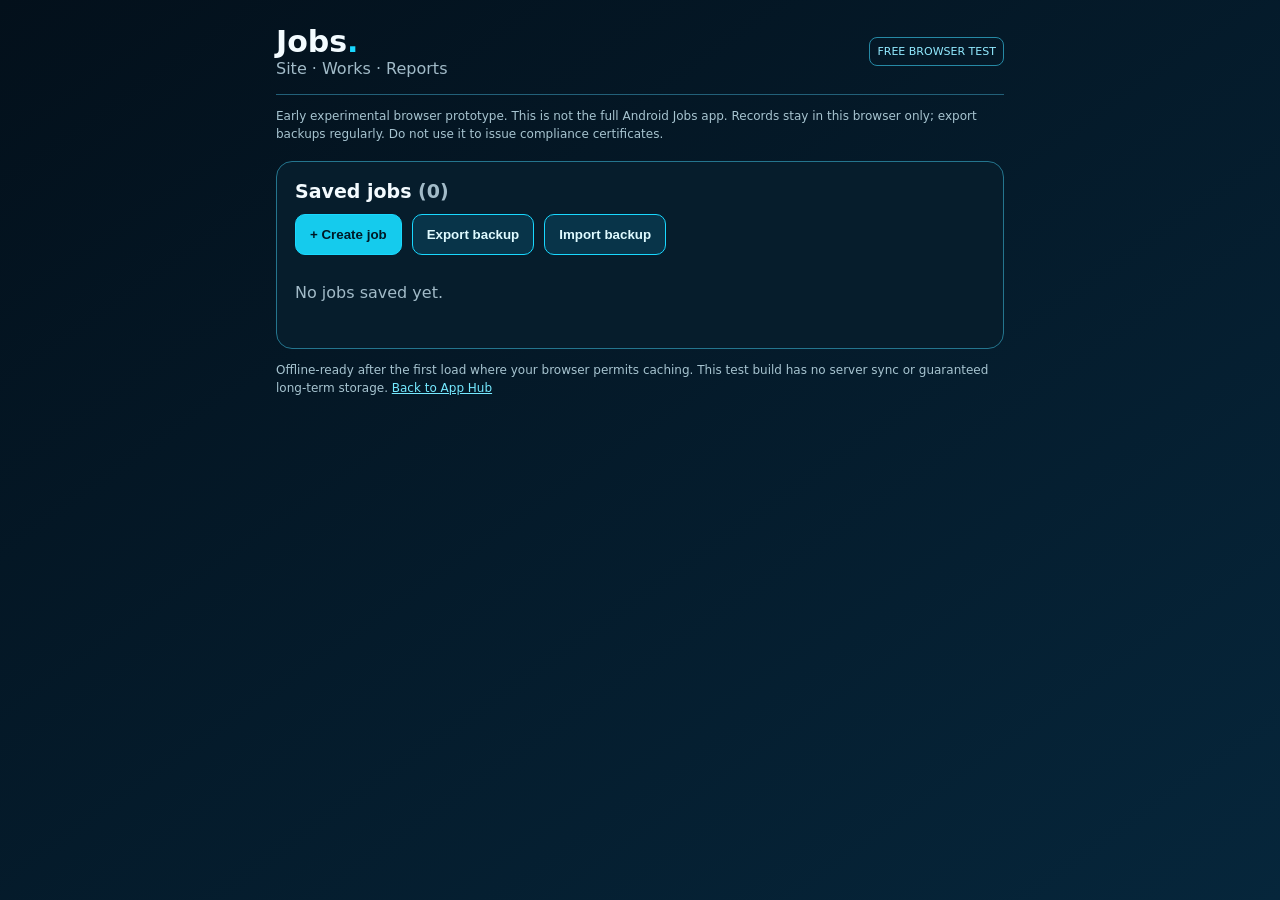
<file: jobs-free-test/index.html>
<!doctype html><html lang="en"><head><meta charset="utf-8"><meta name="viewport" content="width=device-width,initial-scale=1,viewport-fit=cover"><meta name="theme-color" content="#031727"><title>Jobs — Free Browser Test</title><style>:root{color-scheme:dark;font-family:system-ui,-apple-system,sans-serif}*{box-sizing:border-box}body{margin:0;background:linear-gradient(145deg,#03101b,#06263b);color:#f3fbff;min-height:100svh}.wrap{max-width:760px;margin:auto;padding:24px 16px 50px}header{display:flex;justify-content:space-between;align-items:center;gap:12px;border-bottom:1px solid #226079;padding-bottom:16px}h1{font-size:30px;margin:0}h1 span{color:#19d8ff}.muted{color:#a2bbc8}a{color:#75e9ff}.tag{font-size:11px;border:1px solid #2689a5;border-radius:8px;padding:7px;color:#92eaff}.panel{background:#061d2c;border:1px solid #24758e;border-radius:16px;padding:18px;margin-top:18px}h2{font-size:19px;margin:0 0 12px}.actions{display:flex;gap:10px;flex-wrap:wrap}button,.button{border:1px solid #19d8ff;background:#083449;color:#dffaff;border-radius:10px;padding:12px 14px;font-weight:750;cursor:pointer}button.primary{background:#15cbed;color:#001824}button:focus-visible,input:focus-visible,textarea:focus-visible{outline:2px solid #fff}label{display:block;font-size:13px;color:#b9d6e1;margin:12px 0 5px}input,textarea{width:100%;background:#021522;border:1px solid #3b7386;border-radius:9px;padding:12px;color:white;font:inherit}textarea{min-height:95px;resize:vertical}.job{border-top:1px solid #254759;padding:14px 0}.job strong{display:block}.job p{margin:6px 0;color:#b5cbd4;white-space:pre-wrap}.job small{color:#69cde5}.hidden{display:none}.notice{font-size:12px;color:#a7c4d0;line-height:1.5}#empty{padding:12px 0}</style></head><body><main class="wrap"><header><div><h1>Jobs<span>.</span></h1><div class="muted">Site · Works · Reports</div></div><span class="tag">FREE BROWSER TEST</span></header><p class="notice">Early experimental browser prototype. This is not the full Android Jobs app. Records stay in this browser only; export backups regularly. Do not use it to issue compliance certificates.</p><section class="panel"><h2>Saved jobs <span id="count" class="muted"></span></h2><div class="actions"><button class="primary" id="new">+ Create job</button><button id="export">Export backup</button><button id="import">Import backup</button><input class="hidden" type="file" id="file" accept=".json,application/json"></div><div id="jobs"></div><p id="empty" class="muted">No jobs saved yet.</p></section><section id="editor" class="panel hidden"><h2 id="form-title">Create job</h2><form id="form"><label for="site">Site name</label><input id="site" required maxlength="120"><label for="type">Work type</label><input id="type" placeholder="e.g. Fire alarm maintenance" maxlength="120"><label for="notes">Job notes</label><textarea id="notes" placeholder="Scope, findings, outstanding work"></textarea><div class="actions" style="margin-top:14px"><button class="primary" type="submit">Save job</button><button type="button" id="cancel">Cancel</button><button type="button" id="delete" class="hidden">Delete job</button></div></form></section><p class="notice">Offline-ready after the first load where your browser permits caching. This test build has no server sync or guaranteed long-term storage. <a href="../">Back to App Hub</a></p></main><script>const KEY='jobs-free-browser-test-v1';let items=[],editing=null;const $=id=>document.getElementById(id);function load(){try{const a=JSON.parse(localStorage.getItem(KEY)||'[]');items=Array.isArray(a)?a:[]}catch{items=[]}}function save(){localStorage.setItem(KEY,JSON.stringify(items))}function el(tag,text){const e=document.createElement(tag);e.textContent=text;return e}function render(){const box=$('jobs');box.replaceChildren();$('count').textContent='('+items.length+')';$('empty').hidden=items.length>0;for(const item of items){const d=el('div','');d.className='job';d.append(el('strong',item.site||'Untitled'),el('small',item.type||'General job'));if(item.notes)d.append(el('p',item.notes));const b=el('button','Open / Edit');b.addEventListener('click',()=>open(item.id));d.append(b);box.append(d)}}function open(id){editing=id||null;const item=items.find(x=>x.id===id);$('site').value=item?.site||'';$('type').value=item?.type||'';$('notes').value=item?.notes||'';$('form-title').textContent=item?'Edit job':'Create job';$('delete').classList.toggle('hidden',!item);$('editor').classList.remove('hidden');$('site').focus();$('editor').scrollIntoView({behavior:'smooth'})}function close(){$('editor').classList.add('hidden');editing=null}$('new').onclick=()=>open(null);$('cancel').onclick=close;$('form').onsubmit=e=>{e.preventDefault();const id=editing||String(Date.now())+'-'+Math.random().toString(36).slice(2);const item={id,site:$('site').value.trim(),type:$('type').value.trim(),notes:$('notes').value.trim()};if(!item.site)return;const i=items.findIndex(x=>x.id===id);if(i<0)items.unshift(item);else items[i]=item;try{save()}catch{alert('Browser storage unavailable. Export your work before leaving.')}render();close()};$('delete').onclick=()=>{if(!editing||!confirm('Delete this job?'))return;items=items.filter(x=>x.id!==editing);save();render();close()};$('export').onclick=()=>{const blob=new Blob([JSON.stringify({format:'JobsFreeTest',version:1,jobs:items},null,2)],{type:'application/json'});const url=URL.createObjectURL(blob);const a=document.createElement('a');a.href=url;a.download='jobs-free-test-backup.json';a.click();setTimeout(()=>URL.revokeObjectURL(url),1000)};$('import').onclick=()=>$('file').click();$('file').onchange=async e=>{const file=e.target.files?.[0];if(!file)return;try{const data=JSON.parse(await file.text());if(data.format!=='JobsFreeTest'||!Array.isArray(data.jobs))throw Error('Unsupported backup');if(!confirm('Replace current test jobs with this backup?'))return;items=data.jobs.filter(x=>x&&typeof x.id==='string'&&typeof x.site==='string').map(x=>({id:x.id,site:x.site,type:String(x.type||''),notes:String(x.notes||'')}));save();render();close()}catch(err){alert('Could not import backup: '+err.message)}finally{e.target.value=''}};load();render();</script></body></html>
</file>
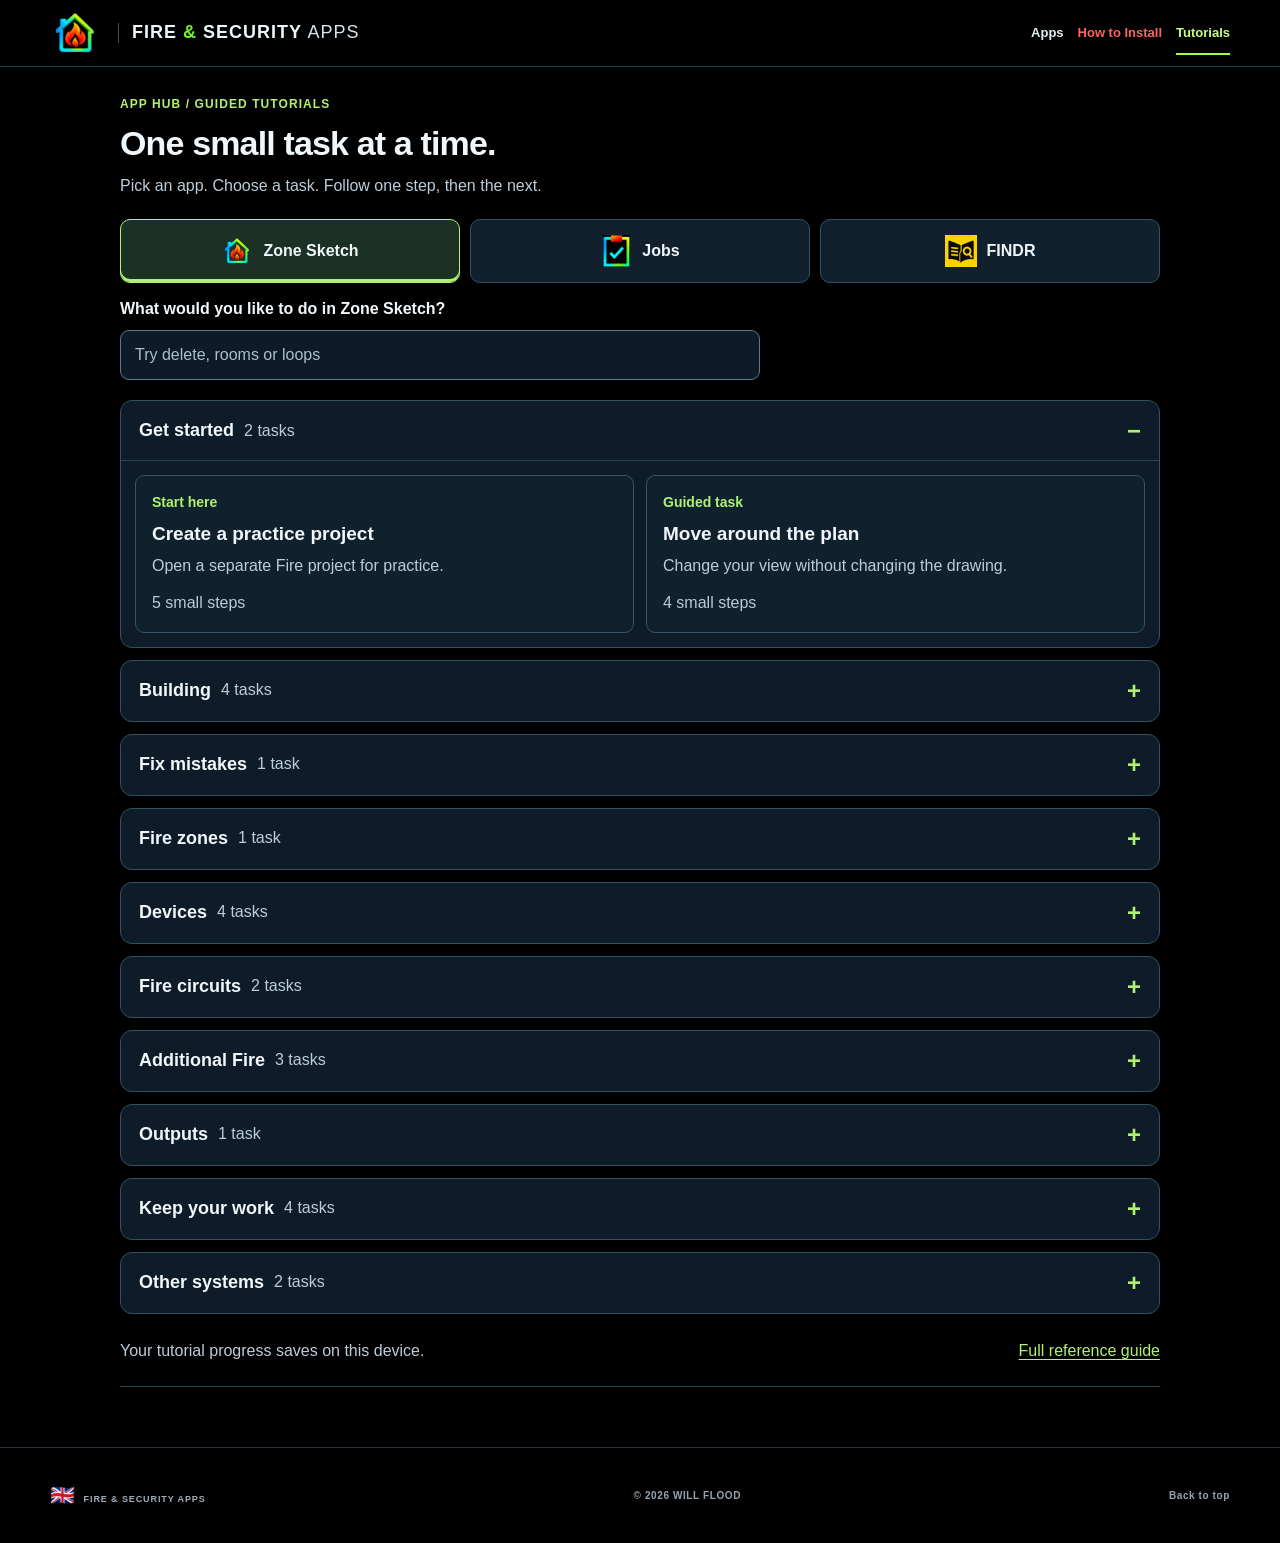
<file: tutorials.html>
<!doctype html>
<html lang="en">
<head>
  <meta charset="utf-8">
  <meta name="viewport" content="width=device-width,initial-scale=1,viewport-fit=cover">
  <meta name="theme-color" content="#080d13">
  <meta name="description" content="Learn Zone Sketch, Jobs and FINDR one small task at a time. Guided actions, real screenshots, optional help and saved progress.">
  <meta property="og:type" content="article">
  <meta property="og:title" content="Zone Sketch, Jobs and FINDR tutorials | Fire & Security App Hub">
  <meta property="og:description" content="Short guided tasks with real screenshots. Draw plans, test assets, create certificates and find manuals. Learn at your own pace.">
  <meta property="og:url" content="https://william2535.github.io/FIRE-SECURITY-APP-PORTAL/tutorials.html">
  <title>Zone Sketch, Jobs and FINDR tutorials — Fire & Security App Hub</title>
  <link rel="icon" href="assets/tutorials/zone-sketch-icon.webp">
  <link rel="stylesheet" href="styles.css?v=white-chevron-e8dc15b3">
  <link rel="stylesheet" href="tutorials.css?v=4">
  <link rel="stylesheet" href="guided-tutorials.css?v=1">
  <script src="tutorials.js?v=3" defer></script>
  <script src="tutorial-tasks-zone.js?v=1" defer></script>
  <script src="tutorial-tasks-jobs.js?v=1" defer></script>
  <script src="tutorial-tasks-findr.js?v=1" defer></script>
  <script src="guided-tutorials.js?v=1" defer></script>
<style>.has-tutorials-nav .site-header .portal-navigation > a[href="#install"],.has-tutorials-nav .site-header .portal-navigation > a[href="index.html#install"]{color:#ff6262}</style></head>
<body class="has-tutorials-nav tutorial-page">
<a class="skip" href="#tutorial-main">Skip to tutorial</a>
<header class="site-header">
  <div class="shell header-inner">
    <a class="wordmark" href="index.html" aria-label="Fire and Security Apps home"><img class="header-logo" src="assets/tutorials/zone-sketch-icon.webp" alt=""><span class="brand-label">FIRE <span class="amp">&amp;</span> SECURITY <span class="brand-apps">APPS</span></span></a>
    <nav class="portal-navigation" aria-label="Main navigation"><a href="index.html">Apps</a><a href="index.html#install">How to Install</a><a class="portal-tutorials-link" href="tutorials.html" aria-current="page">Tutorials</a></nav>
  </div>
</header>
<main id="tutorial-main" class="tutorial-shell">
  <section id="guided-tutorials" hidden aria-label="Guided tutorials"></section>
  <div id="tutorial-reference">
  <a id="guided-return" class="guided-reference-return" href="#learn/zone-sketch" hidden>Back to guided tasks</a>
  <header class="tutorial-hub-intro"><p class="tutorial-eyebrow">APP HUB / TUTORIALS</p><h1>Learn the apps, step by step.</h1><p>Full reference guides. Choose an app, jump to a topic and tap any screenshot for a closer look.</p></header>
  <nav class="tutorial-app-picker" aria-label="Choose an app tutorial"><a href="#zone-sketch" data-guide-link="zone-sketch"><img src="assets/tutorials/zone-sketch-icon.webp" alt="" width="48" height="48"><span><strong>Zone Sketch</strong><small>Buildings, devices, loops and drawings</small></span></a><a href="#jobs" data-guide-link="jobs"><img src="assets/jobs-authentic.webp" alt="" width="48" height="48"><span><strong>Jobs</strong><small>Sites, visits, assets and certificates</small></span></a><a href="#findr" data-guide-link="findr"><img src="assets/tutorials/findr-icon.png" alt="" width="48" height="48"><span><strong>FINDR</strong><small>Manuals, Panel Pals and practice tools</small></span></a></nav>
  <section class="tutorial-guide" id="zone-sketch" aria-labelledby="zone-sketch-title">
  <header class="tutorial-hero">
    <p class="tutorial-eyebrow">APP HUB / TUTORIALS / ZONE SKETCH</p>
    <h2 class="tutorial-title" id="zone-sketch-title">Your first drawing.<br>One step at a time.</h2>
    <p class="tutorial-lede">Start with a practice site. Draw a few rooms, add your devices, correct a mistake and save the result. Every section tells you what to tap, what to do next and what you should see.</p>
    <p class="tutorial-meta">Beginner friendly · Real app screenshots · Zone Sketch v0.64 · Checked November 2026</p>
    <div class="tutorial-actions"><a class="btn btn-white" href="#start">Start from the beginning</a><a class="btn btn-outline" href="#delete">Help with Delete</a><a class="btn btn-outline" href="#quick-rooms">Draw rooms</a><a class="btn btn-outline" href="#devices">Add devices</a></div>
    <div class="tutorial-note"><strong>How to use this guide</strong><p>“Tap” also means click with a mouse. “Drag” means press, keep holding, move, then release. Tap any screenshot to enlarge it; use <strong>Zoom in</strong> in the viewer to read small controls. The examples use a made-up site, so you can practise without changing a real job.</p></div>
  </header>
  <details class="tutorial-jump"><summary>Jump to a chapter</summary><nav class="tutorial-toc" aria-label="Jump to a tutorial chapter">
    <a href="#start">1. Create a practice site</a><a href="#controls">2. Find your way around</a><a href="#quick-rooms">3. Draw rooms and walls</a><a href="#room-labels">4. Name your rooms</a><a href="#doors">5. Doors and imported plans</a><a href="#delete">6. Delete, Undo and Redo</a><a href="#zones">7. Add Fire zones</a><a href="#devices">8. Place survey devices</a><a href="#device-edit">9. Move and edit devices</a><a href="#asset-organisation">10. Names, references and loops</a><a href="#other-systems">11. CCTV, Intruder and Access</a><a href="#circuits">12. Build Fire circuits</a><a href="#additional">13. Additional Fire work</a><a href="#completed">14. View finished drawings</a><a href="#backup">15. Save, back up and copy</a><a href="#troubleshooting">16. Quick fixes</a>
  </nav></details>
  <div class="tutorial-layout">
    <aside class="tutorial-sidebar"><nav class="tutorial-toc" aria-label="Tutorial chapters"><h2>In this guide</h2>
      <a href="#start">Create a practice site</a><a href="#controls">Find your way around</a><a href="#quick-rooms">Draw rooms and walls</a><a href="#room-labels">Name your rooms</a><a href="#doors">Doors and imported plans</a><a href="#delete">Delete, Undo and Redo</a><a href="#zones">Add Fire zones</a><a href="#devices">Place survey devices</a><a href="#device-edit">Move and edit devices</a><a href="#asset-organisation">Names, references and loops</a><a href="#other-systems">CCTV, Intruder and Access</a><a href="#circuits">Build Fire circuits</a><a href="#additional">Additional Fire work</a><a href="#completed">View finished drawings</a><a href="#backup">Save, back up and copy</a><a href="#troubleshooting">Quick fixes</a>
    </nav></aside>
    <article class="tutorial-content" aria-label="Zone Sketch beginner tutorial">
      <section class="tutorial-chapter" id="start">
        <p class="chapter-tag">1 / GET STARTED</p><h2>Create a practice site</h2>
        <div class="lesson-grid"><div class="lesson-copy">
          <p>For this walkthrough, make a small Fire project called <strong>Tutorial practice site</strong>. We will draw an Office, a Store and a Corridor on the ground floor.</p>
          <ol><li>Open Zone Sketch. Let the opening animation finish, or <strong>double-tap it</strong> to skip.</li><li>On Home, tap <strong>Make a new plan</strong>.</li><li>Type <strong>Tutorial practice site</strong> into the project/site name box.</li><li>Choose <strong>Fire</strong>, then leave <strong>Fresh install</strong> selected.</li><li>Tap the green <strong>Create</strong> button for that system. Wait for the drawing workspace to open.</li></ol>
          <p class="check-result"><strong>You should see:</strong> an empty drawing area, the current floor, and the drawing controls. Your site also gets its own card on Home.</p>
          <p>Use <strong>Additional work</strong> instead when you need to extend an existing Fire circuit from an existing device or cable joint. That workflow has <a href="#additional">its own walkthrough below</a>.</p>
        </div><figure class="tutorial-shot"><a class="screenshot-link" href="assets/tutorials/zone-sketch/01-new-project.webp" data-caption="Create a practice Fire project with Fresh install selected."><img src="assets/tutorials/zone-sketch/01-new-project.webp" alt="New project dialog with Tutorial practice site entered and the Fire Fresh install options visible." width="860" height="1136" loading="lazy"><span>Tap to enlarge</span></a><figcaption>Choose the system first. Fire also gives you a work-type choice.</figcaption></figure></div>
        <div class="tutorial-note tip"><strong>Using the free browser test?</strong><p>The App Hub links to a separate <strong>unstable</strong> browser build. Its drawing controls match these examples, but its warning card may cover part of the screen until you close it. Use a practice site and export backups of any work you want to keep.</p></div>
      </section>

      <section class="tutorial-chapter" id="controls">
        <p class="chapter-tag">2 / GET COMFORTABLE</p><h2>Find your way around</h2>
        <div class="lesson-grid"><div class="lesson-copy">
          <p>On a phone, some controls are folded away to leave more room for the drawing. Tap <strong>Menu</strong> or the small arrow at the top to open them. Close it again when you need more canvas space.</p>
          <div class="table-scroll"><table class="reference-table"><caption>The controls you will use most</caption><thead><tr><th>Control</th><th>What it is for</th></tr></thead><tbody>
            <tr><td><strong>Building</strong></td><td>Opens the Building layout tools: walls, room shapes, labels and wall editing. In Additional work, the button is called <strong>Building layout</strong>.</td></tr>
            <tr><td><strong>Move ON</strong></td><td>Lets you move your view of the plan without drawing. Drag to pan; pinch with two fingers to zoom.</td></tr>
            <tr><td><strong>Fit</strong></td><td>Brings the whole plan back into view when you are zoomed in or have moved it off screen.</td></tr>
            <tr><td><strong>Survey mode</strong></td><td>Switches to placing and documenting devices. The building stays underneath.</td></tr>
            <tr><td><strong>As-fit mode</strong></td><td>Opens the Fire circuit builder and saved Fire drawing. Additional Fire calls this <strong>Circuit builder</strong>. For other systems' records, use <strong>Project → Maps &amp; As-Fits</strong>.</td></tr>
            <tr><td><strong>Project</strong></td><td>Home/Projects, imported plans, drawing details, editable backups and other project actions.</td></tr>
            <tr><td><strong>Undo / Redo</strong></td><td>Undo reverses your last edit. Redo puts an undone edit back.</td></tr>
          </tbody></table></div>
        </div><figure class="tutorial-shot"><a class="screenshot-link" href="assets/tutorials/zone-sketch/03-quick-rooms.webp" data-caption="The practice layout in the drawing workspace. Expand Menu when you need the top controls."><img src="assets/tutorials/zone-sketch/03-quick-rooms.webp" alt="Zone Sketch drawing workspace showing the practice building and drawing controls." width="860" height="1864" loading="lazy"><span>Tap to enlarge</span></a><figcaption>The drawing area is your canvas. The menus choose what your next touch will do.</figcaption></figure></div>
        <div class="tutorial-note"><strong>Move the view, or move an object?</strong><p><strong>Move ON</strong> moves your view. To move a wall, label or device, use the selection tool instead. In Survey the button is explicitly called <strong>Select / move</strong>. Choosing a drawing tool leaves Move mode so you can draw.</p><p>In the layout workspace, turn <strong>Move ON</strong> before pinching to zoom. In Survey, two-finger navigation works directly. On a computer, the zoom controls are an easy alternative.</p></div>
      </section>

      <section class="tutorial-chapter" id="quick-rooms">
        <p class="chapter-tag">3 / DRAW THE BUILDING</p><h2>Quick rooms, walls and outlines</h2>
        <div class="lesson-grid"><div class="lesson-copy">
          <p>Room shapes save you drawing every wall separately. Open <strong>Building</strong>; the popup heading says <strong>Building layout</strong>.</p>
          <h3>Make your first rectangular room</h3><ol><li>Choose <strong>Box</strong> in the Building layout popup.</li><li>Press where one corner should be.</li><li>Keep holding and drag diagonally to the opposite corner.</li><li>Release when the room is the size you want.</li><li>Repeat for another room, or use <strong>Wall</strong> to divide a bigger box into smaller rooms.</li></ol>
          <p class="check-result"><strong>You should see:</strong> wall lines around the room. This is building geometry; it does not assign a Fire zone or add a room name.</p>
          <h3>Draw a single wall</h3><p>Choose <strong>Wall</strong>, press at the wall's start, drag to its end and release. Draw the next wall as another drag. Use grid snapping to keep joins tidy, and zoom in before making a small adjustment.</p>
        </div><figure class="tutorial-shot"><a class="screenshot-link" href="assets/tutorials/zone-sketch/02-workspace.webp" data-caption="Building layout contains Box, Outline, Circular room, Corridor and L-shaped room, followed by Quick room names."><img src="assets/tutorials/zone-sketch/02-workspace.webp" alt="Building layout menu showing room shape tools and the separate Quick room names section." width="860" height="1864" loading="lazy"><span>Tap to enlarge</span></a><figcaption>Use the shape tools to draw the building. Quick room names, lower down, only places text.</figcaption></figure></div>
        <div class="table-scroll"><table class="reference-table"><caption>Choose the shape that fits the room</caption><thead><tr><th>Tool</th><th>How to use it</th></tr></thead><tbody>
          <tr><td><strong>Box</strong></td><td>Drag between opposite corners for a rectangular enclosure.</td></tr>
          <tr><td><strong>Circular room</strong></td><td>Drag out the area for a circular or oval room.</td></tr>
          <tr><td><strong>Corridor</strong></td><td>Drag out a rectangular corridor. This tool also adds a Corridor label.</td></tr>
          <tr><td><strong>L-shaped room</strong></td><td>Drag out the overall area to create an L-shaped outline. Select it afterwards to use <strong>Rotate 90°</strong> or <strong>Mirror ↔</strong>.</td></tr>
          <tr><td><strong>Outline</strong></td><td>Tap at least three corners of an irregular room, then tap <strong>Finish outline</strong>. The last wall joins back to the first corner.</td></tr>
        </tbody></table></div>
        <h3>Move a room or a group of objects</h3><ol><li>Choose <strong>Select / Move</strong> and press an actual wall or object, rather than the empty centre of a room. Drag to move it.</li><li>To collect several separate objects, choose <strong>Box select</strong> and drag a selection rectangle from empty space across them.</li><li>Check the selected-item count, then choose <strong>Make group</strong> (or <strong>Group</strong> along the bottom).</li><li>Use Select / Move to move the group together. Blue corner handles resize a selection; <strong>Ungroup</strong> separates it again.</li><li>Use <strong>Duplicate</strong> for another copy, then drag the selected copy into place. <strong>Rotate 90°</strong> and <strong>Mirror ↔</strong> help fit it to the layout.</li></ol>
        <div class="practice-task"><strong>Try it now</strong><p>Draw one outer Box, then add two internal walls to make an Office, Store and Corridor. If a line goes wrong, tap <strong>Undo</strong> and draw it again. Do not worry about exact dimensions for this practice drawing.</p></div>
        <p><strong>Two different Box tools:</strong> <strong>Building → Box</strong> draws building walls. <strong>Zones → Box</strong> draws a coloured zone area; the menu shows the selected zone number once a zone is chosen. If you get a coloured block when you expected walls, Undo, then open Building.</p>
      </section>

      <section class="tutorial-chapter" id="room-labels">
        <p class="chapter-tag">4 / MAKE IT READABLE</p><h2>Name your rooms</h2>
        <div class="lesson-grid"><div class="lesson-copy">
          <ol><li>Open <strong>Building</strong> and find <strong>Quick room names</strong>.</li><li>Tap <strong>Office</strong>, then tap inside the office on the plan.</li><li>Choose <strong>Store</strong> and tap in the store.</li><li>Choose <strong>Corridor</strong> and tap inside the corridor if it does not already have a label.</li><li>For another name, choose <strong>Custom…</strong>, enter the text and place it on the plan.</li></ol>
          <p>The chosen label stays active. You can tap several rooms to repeat it. Change tools when you have finished, or your next tap will add another label.</p>
          <h3>Make labels smaller or larger</h3><p>Use <strong>Label size</strong> in the same popup. The <strong>25%</strong>, <strong>50%</strong> and <strong>100%</strong> buttons are quick starting points. This changes the size of new labels.</p><p>To resize labels already on this floor, use <strong>Apply size to this floor</strong>. To change just one, select it and open <strong>Properties → Size</strong>. Undo can reverse a floor-wide resize.</p>
          <p class="check-result"><strong>You should see:</strong> clear room names inside the walls, without text covering doors or devices.</p>
        </div><figure class="tutorial-shot"><a class="screenshot-link" href="assets/tutorials/zone-sketch/04-room-labels.webp" data-caption="Office, Store and Corridor labels placed on the practice building."><img src="assets/tutorials/zone-sketch/04-room-labels.webp" alt="Practice building with readable Office, Store and Corridor room names." width="860" height="1864" loading="lazy"><span>Tap to enlarge</span></a><figcaption>Choose a room name, then tap where the text belongs.</figcaption></figure></div>
      </section>

      <section class="tutorial-chapter" id="doors">
        <p class="chapter-tag">5 / ADD THE DETAILS</p><h2>Doors, openings and existing plans</h2>
        <div class="lesson-grid"><div class="lesson-copy">
          <h3>Place a door</h3><ol><li>Open the <strong>Objects</strong> menu.</li><li>Choose <strong>Door</strong>, <strong>Double door</strong>, <strong>Window</strong> or <strong>Roller shutter</strong>.</li><li>Press on an editable wall and drag along it across the width of the opening. The orange preview shows its position. For Door or Double door, keep your finger on the intended swing side, then release.</li><li>For Door or Double door, check the hinge and swing direction. If they are wrong, Undo and draw the door again from the correct side.</li></ol><p>Zoom in first if the door lands on a nearby wall instead of the one you intended. If the app says <strong>Opening too small</strong>, drag farther along the wall. A door needs an editable wall: trace an imported image with <strong>Wall</strong> first. Pen strokes do not work as door-snap walls.</p>
          <p>For a plain gap without a door, leave a gap between two wall runs. On an existing wall, use <strong>Building → Split wall</strong> at each edge and delete the middle section. Deleting an existing door removes the door symbol but leaves the opening; Undo restores the door.</p>
          <h3>Start from an existing plan</h3><div class="tutorial-note warning"><strong>Import before you trace</strong><p>Replacing a floor's plan clears its drawing objects and labels after confirmation. If you have already drawn the practice rooms, use another empty floor or a separate practice project for this exercise. Back up work you want to keep first.</p></div><ol><li>Open the top <strong>Menu</strong>, then <strong>Project → Import plan</strong>.</li><li>Choose a supported image or PDF file from your device.</li><li>For a PDF, follow the page selection/import prompts.</li><li>Check the plan orientation and floor before placing your drawing objects over it.</li></ol><p>Use <strong>Picture opacity</strong> to fade a plan while tracing. <strong>Clean up</strong> provides brightness, contrast, B&amp;W and a Plan preset. For a photographed drawing, use <strong>Perspective</strong>, place the four handles on its corners and tap <strong>Apply</strong> before tracing.</p><p>The imported picture is a background. Its printed walls and text do not become individually editable objects. Use the building tools to draw editable details over it.</p>
        </div><figure class="tutorial-shot"><a class="screenshot-link" href="assets/tutorials/zone-sketch/05-doors.webp" data-caption="Door and opening controls beside the practice building."><img src="assets/tutorials/zone-sketch/05-doors.webp" alt="Zone Sketch door tools and doorways placed on the practice layout." width="860" height="1864" loading="lazy"><span>Tap to enlarge</span></a><figcaption>Place the opening across a wall and check the swing before continuing.</figcaption></figure></div>
        <div class="tutorial-note warning"><strong>Blank this floor is not a single-item delete</strong><p>It clears the current floor's drawing. Use Delete or Undo for one mistake. To hide an imported background while keeping your drawing objects, use <strong>Hide picture</strong> instead.</p></div>
        <h3>More than one floor</h3><p>Expand <strong>Menu</strong>, tap <strong>Floor · Ground floor</strong> (or the current floor name), then <strong>+ Add floor</strong>. Choose a preset or Custom name and tap <strong>Add floor</strong>. Use the same menu to switch floors; the active one has a tick. <strong>Copy current building layout</strong> copies editable building objects and room labels onto a blank background. It does not copy the imported picture, zones or devices. Each floor keeps its own layout, devices and circuits. The finished-drawings viewer also has a floor selector, so always check that you are viewing the intended floor.</p>
      </section>

      <section class="tutorial-chapter" id="delete">
        <p class="chapter-tag">6 / FIX A MISTAKE</p><h2>Delete without starting again</h2>
        <p>There are three useful ways to delete: tap one object, sweep across several, or delete an existing selection. Start with the practice site so you can see what each one does.</p>
        <h3>Delete one item</h3><ol><li>Zoom in until you can clearly see the item you want to remove.</li><li>Tap <strong>Delete</strong>. In the layout toolbar this is the delete icon <strong>⌫</strong>; in Survey it says <strong>Delete</strong>.</li><li>Tap the object itself: the wall line, label or device symbol.</li><li>The item disappears when you release. Tap <strong>Undo</strong> immediately if it was the wrong one.</li><li>Select another tool when you have finished deleting. Delete stays active until you leave it.</li></ol>
        <h3>Swipe-delete several items</h3><ol><li>Choose <strong>Delete</strong>.</li><li>Press on the drawing and keep your finger down.</li><li>Drag across the objects you want to remove. The affected objects are highlighted <strong>red</strong> as a preview.</li><li>Release your finger to delete those objects.</li><li>Tap <strong>Undo once</strong> to restore that whole swipe. <strong>Redo</strong> reapplies it.</li></ol>
        <div class="shot-pair">
          <figure class="tutorial-shot"><a class="screenshot-link" href="assets/tutorials/zone-sketch/06-delete-before.webp" data-caption="While the delete swipe is held, affected objects show a red preview. Releasing commits the deletion."><img src="assets/tutorials/zone-sketch/06-delete-before.webp" alt="Red highlighted objects during a held swipe-delete gesture, before release." width="860" height="1864" loading="lazy"><span>Tap to enlarge</span></a><figcaption><strong>While holding:</strong> red shows what the swipe has picked up.</figcaption></figure>
          <figure class="tutorial-shot"><a class="screenshot-link" href="assets/tutorials/zone-sketch/07-delete-after.webp" data-caption="After releasing the delete swipe, the affected objects are removed. Undo restores the swipe in one step."><img src="assets/tutorials/zone-sketch/07-delete-after.webp" alt="Practice drawing after the highlighted items have been deleted, with Undo available." width="860" height="1864" loading="lazy"><span>Tap to enlarge</span></a><figcaption><strong>After release:</strong> the objects are gone. Undo brings that swipe back.</figcaption></figure>
        </div>
        <div class="tutorial-note warning"><strong>Delete removes drawing objects, not little pixels</strong><p>Crossing a wall with Delete can remove that wall object. It does not rub a small hole in the line like a pencil eraser. Use <strong>Objects → Door</strong> for a doorway, or split the wall at each edge of a plain gap and delete only the middle section. A sweep deletes what its path touches, not everything inside an imaginary rectangle.</p></div>
        <h3>Delete a selected object</h3><p>Select the object first, then use <strong>Delete selected</strong> in the selection controls. This is useful when you want to confirm what you have selected before removing it.</p>
        <p>Undo history is limited and resets when projects are opened or switched. Making a new edit after Undo clears the Redo path. Undo is best for immediate mistakes; an editable backup is what you keep for later.</p>
        <h3>Why might Delete do nothing?</h3><ul><li><strong>You are in Survey:</strong> its Delete tool removes survey items, while protecting the building underneath. Return to the layout workspace to edit a wall.</li><li><strong>The layer is locked or hidden:</strong> check the Locks and Layers controls in the layout workspace.</li><li><strong>It is part of an imported picture:</strong> Delete cannot remove individual lines printed inside the background image.</li><li><strong>You touched empty space:</strong> zoom in and touch the visible line or symbol.</li></ul>
        <div class="practice-task"><strong>Try it now</strong><p>Add an extra practice wall. Delete it with one tap, Undo, then swipe across it and release. Undo again. You have now tried both kinds of deletion without losing your drawing.</p></div>
      </section>

      <section class="tutorial-chapter" id="zones">
        <p class="chapter-tag">7 / FRESH FIRE PROJECTS</p><h2>Add a zone to the building</h2>
        <div class="lesson-grid"><div class="lesson-copy"><p>A room describes the building. A zone describes a Fire alarm area. Drawing a room does not automatically create a zone.</p>
        <ol><li>Open <strong>Zones</strong> and tap <strong>Create zone</strong> (or <strong>+ Zone</strong> in the Zones panel).</li><li>Enter a zone number, an area description and a colour, then save it.</li><li>Make sure that zone is selected. The menu now shows its number, such as <strong>Zone 1</strong>.</li><li>Open that zone menu, choose <strong>Box</strong> and drag an area over the rooms that belong to it. Use <strong>Outline</strong> for a less regular area, or <strong>Fill area</strong> for a suitable enclosed region.</li><li>Check that the colour covers the intended area and that the zone appears in the zone list/key.</li></ol>
        <p class="check-result"><strong>You should see:</strong> your building with a zone area over it. The number and description belong in the key rather than covering the room names.</p>
        <div class="tutorial-note tip"><strong>A useful practice setup</strong><p>Give the practice building one zone before you add devices. This makes the first conventional circuit easier to follow. Additional Fire work deliberately has no zone controls; use its <a href="#additional">endpoint workflow</a> instead.</p></div>
        </div><figure class="tutorial-shot"><a class="screenshot-link" href="assets/tutorials/zone-sketch/14-zone.webp" data-caption="Zone 1 covers the practice building. Walls and room labels remain separate from the coloured zone area."><img src="assets/tutorials/zone-sketch/14-zone.webp" alt="Practice building with a coloured Zone 1 area and its zone list entry." width="860" height="1864" loading="lazy"><span>Tap to enlarge</span></a><figcaption>A zone area identifies the Fire zone; the black lines still describe the building.</figcaption></figure></div>
      </section>

      <section class="tutorial-chapter" id="devices">
        <p class="chapter-tag">8 / SURVEY</p><h2>Add devices to your rooms</h2>
        <div class="lesson-grid"><div class="lesson-copy">
          <ol><li>Open the top controls and tap <strong>Survey mode</strong>. In Additional work, this stage is called <strong>Add devices</strong>.</li><li>Tap <strong>Add device</strong> to open the device library.</li><li>Choose a device, such as <strong>Smoke</strong>, <strong>Heat</strong> or <strong>MCP</strong>.</li><li>Tap on the plan where the device belongs.</li><li>Tap again to place another of the same type, or reopen Add device and choose a different device.</li><li>When you are finished placing, tap <strong>Select / move</strong> so the next touch does not add another device.</li></ol>
          <p>For the practice site, put a <strong>Smoke</strong> detector in Office, another in Corridor, and a <strong>Heat</strong> detector in Store. Also choose <strong>Fire panel</strong> and place it near the entrance for the Fresh install circuit exercise. You can place an MCP by a suitable doorway when your own survey requires it.</p>
          <p class="check-result"><strong>You should see:</strong> devices on top of the building. Fire Survey intentionally leaves cable routes out of this view.</p>
          <div class="tutorial-note"><strong>Only seeing a few symbols?</strong><p>You may still be in Zone plan mode. Its plan-symbol list is limited. Switch to Survey mode to use the full device library for the chosen system.</p></div>
        </div><figure class="tutorial-shot"><a class="screenshot-link" href="assets/tutorials/zone-sketch/08-devices.webp" data-caption="Survey mode uses Add device to place equipment on the building layout."><img src="assets/tutorials/zone-sketch/08-devices.webp" alt="Survey device library and equipment on the practice building." width="860" height="1864" loading="lazy"><span>Tap to enlarge</span></a><figcaption>Select a device type, then tap its position on the plan.</figcaption></figure></div>
        <div class="lesson-grid"><div class="lesson-copy"><h3>Add several devices at once</h3><ol><li>Open <strong>Add device → Add multiple devices</strong>.</li><li>Enter whole-number quantities for the device types you need.</li><li>Tap <strong>Add devices</strong>. The batch appears with spacing around the current view.</li><li><strong>Select / move</strong> activates. Drag each device to its actual location.</li></ol><p>A batch is a quick starting arrangement. It does not know the real room positions or mark equipment as checked. The devices remain individually editable, and Undo can remove the initial batch in one step.</p>
        <h3>Save a favourite</h3><p>Choose the device type, colour and size you use often, then use <strong>Save current to side</strong>. The favourite remembers that combination so you can select it quickly on the next room.</p>
        <p><strong>Check your quantities:</strong> <strong>Devices · N</strong> shows current-floor and whole-building quantities. Compare these with the devices you intended to place.</p></div><figure class="tutorial-shot"><a class="screenshot-link" href="assets/tutorials/zone-sketch/08-device-placement.webp" data-caption="After placement, the practice site has a Panel, two Smoke detectors and one Heat detector. Devices were placed individually for this example."><img src="assets/tutorials/zone-sketch/08-device-placement.webp" alt="Practice building with a Panel near the entrance, Smoke detectors in Office and Corridor, and a Heat detector in Store." width="860" height="1864" loading="lazy"><span>Tap to enlarge</span></a><figcaption>The practice devices after placement. Check their positions before routing a circuit.</figcaption></figure></div>
      </section>

      <section class="tutorial-chapter" id="device-edit">
        <p class="chapter-tag">9 / PUT IT IN THE RIGHT PLACE</p><h2>Move, label and edit a device</h2>
        <div class="lesson-grid"><div class="lesson-copy">
          <h3>Move it</h3><ol><li>Tap <strong>Select / move</strong>.</li><li>Press the device symbol and drag it to its new position.</li><li>Release and check where it snapped. Zoom in first when devices are close together.</li></ol>
          <h3>Give it a useful reference</h3><ol><li>Select the device.</li><li>Open <strong>Properties</strong> in the selection controls.</li><li>Enter its <strong>Device reference</strong>, for example <strong>Z1-01</strong>.</li><li>Check the other available fields, size and colour, then tap <strong>Save</strong>.</li></ol>
          <p><strong>Do not assume placement numbers devices for you.</strong> Enter or check the reference you need. A duplicated device can carry copied information, so check its reference before using it as another device.</p>
          <h3>Too big, too small, or facing the wrong way?</h3><p>Use the selected object's <strong>Properties</strong> and rotation controls. The size chosen in the device library affects new placements; existing symbols keep their own size until you edit them.</p>
        </div><figure class="tutorial-shot"><a class="screenshot-link" href="assets/tutorials/zone-sketch/09-device-properties.webp" data-caption="Select a device and open Properties to enter its reference and edit its appearance."><img src="assets/tutorials/zone-sketch/09-device-properties.webp" alt="Device Properties dialog with reference, size and other editable fields." width="860" height="1864" loading="lazy"><span>Tap to enlarge</span></a><figcaption>Use a reference that matches your survey or device schedule.</figcaption></figure></div>
        <div class="tutorial-note warning"><strong>Field grid is not the move button</strong><p><strong>Field grid</strong> shows or hides the grid. Use <strong>Select / move</strong> to reposition a device. Device grid snapping stays on, and changing the Survey grid spacing can realign existing devices. Pick a sensible grid before doing detailed placement, and check the result if you change it later.</p></div>
        <p>To remove an incorrectly placed device, use <strong>Survey → Delete</strong>, tap it and release. <strong>Undo</strong> restores it. You can also use the swipe-delete method described above.</p>
      </section>


      <section class="tutorial-chapter" id="asset-organisation">
        <p class="chapter-tag">10 / NAMES, REFERENCES AND LOOPS</p><h2>Organise devices before they become assets</h2>
        <p>A useful drawing identifies each piece of equipment clearly. Give devices consistent references in Zone Sketch, build the correct circuits, then import the editable project into Jobs to create its asset register.</p>
        <div class="table-scroll"><table class="reference-table"><caption>These names describe different things</caption><thead><tr><th>Item</th><th>What it means</th></tr></thead><tbody>
          <tr><td>Room name</td><td>Text on the building, such as Office. A room label does not automatically fill a device's location in Jobs.</td></tr>
          <tr><td>Device reference</td><td>Your label for one device, entered in Properties. For example, <strong>L1-001 Office</strong>. Fire references allow up to 24 characters.</td></tr>
          <tr><td>Fire zone</td><td>A coloured alarm area. Conventional Zone Challenge includes devices by their positions inside that zone area.</td></tr>
          <tr><td>Addressable loop</td><td>The devices you highlight and connect in the circuit builder. The builder gives saved loops names such as Loop 1 and Loop 2.</td></tr>
          <tr><td>Jobs asset</td><td>The equipment record imported from the device, or created manually in Jobs. It has its own visit results and evidence.</td></tr>
        </tbody></table></div>
        <div class="lesson-grid"><div class="lesson-copy"><h3>Name each device clearly</h3><ol><li>In <strong>Survey mode</strong>, choose <strong>Select / move</strong> and select a device.</li><li>Open <strong>Properties</strong>.</li><li>Enter <strong>Device reference</strong>. For this practice example, use <strong>L1-001 Office</strong>.</li><li>Tap <strong>Save</strong>, then repeat with <strong>L1-002 Store</strong> and <strong>L1-003 Corridor</strong> on the other practice devices.</li><li>Check the drawing and references for duplicates. Give the panel its own reference, for example <strong>FAP-01</strong>.</li></ol><p>Choose a naming convention that matches the real site's equipment records. These examples show a convenient pattern; they do not establish a device's actual electrical address.</p><p class="check-result"><strong>You should see:</strong> a readable reference beside each device. The device keeps its identity when you edit its reference.</p></div><figure class="tutorial-shot"><a class="screenshot-link" href="assets/tutorials/zone-sketch/15-device-reference.webp" data-caption="Enter a manual Device reference in Properties before exporting the drawing to Jobs."><img src="assets/tutorials/zone-sketch/15-device-reference.webp" alt="Zone Sketch device Properties showing a loop-style reference for a practice detector." width="860" height="1864" loading="lazy"><span>Tap to enlarge</span></a><figcaption>Reference text helps you recognise the asset later. Check the actual loop and address separately.</figcaption></figure></div>
        <div class="lesson-grid"><div class="lesson-copy"><h3>Put the intended devices in an addressable loop</h3><ol><li>Open <strong>As-fit mode</strong> and choose <strong>Highlight a loop</strong>.</li><li>Tap or sweep over the devices that belong to this loop. Check the highlights carefully, especially where devices sit close together.</li><li>Tap <strong>Build highlighted loop</strong>.</li><li>Draw the route from FAP through those devices and back to FAP. Check the required-device progress.</li><li>Keep the completed circuit. Repeat the selection and route for another loop where needed.</li></ol><p>Names such as <strong>Loop 1</strong> are assigned by the builder on the current floor. There is no separate loop-name editor in this version. The text you enter as Device reference does not automatically add that device to a loop or program a panel.</p></div><figure class="tutorial-shot"><a class="screenshot-link" href="assets/tutorials/zone-sketch/16-loop-selection.webp" data-caption="Highlight the actual devices for an addressable loop before choosing Build highlighted loop."><img src="assets/tutorials/zone-sketch/16-loop-selection.webp" alt="Zone Sketch circuit builder with the practice devices highlighted for an addressable loop." width="860" height="1864" loading="lazy"><span>Tap to enlarge</span></a><figcaption>Select the devices that belong together, then route the circuit.</figcaption></figure></div>
        <h3>Take the drawing and devices into Jobs</h3><ol><li>Save the drawing, then choose <strong>Project → Save editable backup</strong>.</li><li>Keep the <strong>.zonesketch.json</strong> file. A PNG or PDF alone does not contain editable devices for the asset import.</li><li>In Jobs, use <strong>Import Zone Sketch</strong>, review the site, floors and equipment, then save the import.</li><li>Open a visit for that site. In <strong>Assets</strong>, use <strong>Search assets</strong> with a reference such as <strong>L1-</strong> or a device name.</li><li>Check every asset's reference, equipment type and floor against the real site before recording results.</li></ol>
        <div class="tutorial-note"><strong>Labels are not automatic loop or address assignments</strong><p>Jobs preserves the imported drawing and device identities, but does not infer manufacturer, model, loop or address from a label. It has search rather than a separate sort-by-loop control. A shared reference prefix helps you find related assets; confirm their real connection details on site.</p></div>
        <p>If an imported name needs correcting, edit the <strong>same device</strong> in Zone Sketch and export the project again. Avoid deleting and recreating it just to rename it. The Jobs guide explains <a href="#jobs-import">reviewing an import</a> and <a href="#jobs-revisions">updating a visit while keeping its results</a>.</p>
      </section>

      <section class="tutorial-chapter" id="other-systems">
        <p class="chapter-tag">11 / OTHER SYSTEMS</p><h2>CCTV, Intruder and Access Control</h2>
        <p>The building and basic survey gestures stay familiar, but the device library changes with the project system. Choose <strong>Security</strong> in the New project dialog for Intruder work.</p>
        <div class="table-scroll"><table class="reference-table"><caption>Placement differences to look for</caption><thead><tr><th>System</th><th>What to do</th></tr></thead><tbody>
          <tr><td><strong>CCTV</strong></td><td>Choose a camera. Press at its position, drag to aim it, then release. Check its direction before carrying on. Use its Properties for the available camera settings.</td></tr>
          <tr><td><strong>Intruder / Security</strong></td><td>Wall-mounted equipment snaps to nearby wall sides. For directional PIR/DT detectors, drag to set the direction. Place door contacts near a drawn door so they can snap to it. The <strong>360 detector</strong> is the exception: it stays freely placed rather than snapping to a wall.</td></tr>
          <tr><td><strong>Access Control</strong></td><td>Draw the door first, then use the Access tools and device properties to document the door equipment and connections. Check door associations rather than assuming nearby symbols are automatically connected.</td></tr>
        </tbody></table></div>
        <p>These systems have their own connection and record tools. The Fire Zone Challenge described next is for Fire projects; you do not need to create Fire zones for a CCTV or Intruder drawing.</p>
        <p><a href="#backup">Copy layout</a> is useful when the same building needs a separate CCTV or Intruder project. It gives you the building without copying the original system's devices.</p>
      </section>

      <section class="tutorial-chapter" id="circuits">
        <p class="chapter-tag">12 / FRESH FIRE CIRCUITS</p><h2>Connect the devices and make an As-fit</h2>
        <p>Finish the building and place the Survey devices first. For this exercise, place <strong>Fire panel</strong> in Survey mode near the entrance. It appears as <strong>FAP</strong> in the circuit builder.</p>
        <div class="lesson-grid"><div class="lesson-copy">
          <h3>Choose what you are building</h3><ol><li>Open <strong>As-fit mode</strong> from the top controls.</li><li>Check the selected floor.</li><li>For a conventional zone, use <strong>Zone Challenge</strong> and choose its zone colour.</li><li>For an addressable loop, choose <strong>Highlight a loop</strong>. Tap devices, or sweep across them, to highlight the devices for that loop.</li><li>When the intended devices are highlighted, choose <strong>Build highlighted loop</strong>.</li></ol>
          <p>Only highlight the devices that belong in the circuit you are drawing. If a device is missing, go back to the plan and check its floor, Survey placement and zone where applicable.</p>
        </div><figure class="tutorial-shot"><a class="screenshot-link" href="assets/tutorials/zone-sketch/10-circuit-setup.webp" data-caption="Fire circuit setup: choose a conventional zone or highlight the devices in an addressable loop."><img src="assets/tutorials/zone-sketch/10-circuit-setup.webp" alt="Fire circuit builder setup and surveyed devices ready for routing." width="860" height="1864" loading="lazy"><span>Tap to enlarge</span></a><figcaption>Choose the circuit's devices before drawing its cable.</figcaption></figure></div>
        <div class="lesson-grid"><div class="lesson-copy">
          <h3>Draw the route</h3><ol><li>Start from the highlighted starting point at the panel.</li><li>Press and drag the cable path towards the next intended device. Follow the builder's highlighted route tip and guidance.</li><li>Pass through the devices in the order you need. Check the connected/remaining progress as you go.</li><li>For an <strong>addressable loop</strong>, finish by returning to the panel. A <strong>conventional zone</strong> completes after its required devices have been connected; it does not need an invented return to the panel.</li><li>When completion is shown, tap <strong>Keep circuit ✓</strong>.</li><li>Build any other required circuits, then use <strong>Complete circuits → As-Fit</strong> to produce the drawing.</li></ol>
          <p>Use <strong>Undo leg</strong> to back up a routing step. <strong>Reset circuit</strong> starts that run again. Use the route-edit pencil for an existing route and confirm the edit with <strong>Done</strong>. Read the builder's progress before considering the circuit finished.</p>
        </div><figure class="tutorial-shot"><a class="screenshot-link" href="assets/tutorials/zone-sketch/11-circuit-route.webp" data-caption="A routed Fire circuit on the practice layout. The builder reports connected devices and completion."><img src="assets/tutorials/zone-sketch/11-circuit-route.webp" alt="Practice Fire circuit with cable routed between the panel and surveyed devices." width="860" height="1864" loading="lazy"><span>Tap to enlarge</span></a><figcaption>The cable must reach the actual devices, not just pass near them.</figcaption></figure></div>
        <div class="tutorial-note"><strong>A crossing is not a cable joint</strong><p>In conventional or Additional work routing, use <strong>Bridge ON</strong> for an intentional permitted crossover. The route editor also has a Bridge control. Ordinary crossings do not connect cables together. The clean As-fit output leaves temporary bridge editing marks and selection handles out of the finished drawing.</p></div>
      </section>

      <section class="tutorial-chapter" id="additional">
        <p class="chapter-tag">13 / EXTEND AN EXISTING FIRE CIRCUIT</p><h2>Additional work: start and return points</h2>
        <p>Choose <strong>Fire → Additional work</strong> when you create the project. Its stages are <strong>Building layout → Add devices → Circuit builder</strong>. You can document the affected area without creating zones or placing a new Fire panel.</p>
        <ol><li><strong>Building layout:</strong> draw or import the building. If useful, choose <strong>Existing cable</strong> and drag each straight reference section. Start the next section at its end to make a bend.</li><li><strong>Add devices:</strong> place the existing connection devices and the devices you are adding. This is the normal Survey toolset. If needed, use the normal record controls to mark existing equipment <strong>Surveyed existing</strong>. Cable reference lines are intentionally hidden in this view.</li><li><strong>Circuit builder:</strong> choose <strong>Choose connection points</strong>. Under <strong>Choose last device / cable joint location</strong>, tap your starting point.</li><li>Tap the return point. It can be another existing device, a point on a cable, or a joint location you mark on blank plan space.</li><li>To return to the same place, <strong>tap Start again</strong>. These are two ordinary successive taps; no fast double-click or extra confirmation button is needed.</li><li>In <strong>Highlight additional devices</strong>, select at least one added device, then tap <strong>Build additional section</strong>. Start/Return devices are not selected again as added devices. Build the circuit through the highlighted devices and finish at Return.</li></ol>
        <p class="check-result"><strong>You should see:</strong> Start and Return markers, followed by device selection and the normal routing flow. Selecting the two endpoints only sets up the circuit; it does not draw the cable or complete the work.</p>
        <h3>Return to a different point on an existing cable</h3><ol><li>Connect all selected devices first.</li><li>Draw your return route right up to the intended cable location.</li><li>Press and hold that contact for <strong>five full seconds</strong>. Watch the hold-progress indicator.</li><li>After the full hold, the app creates an explicit cable joint there and replaces your originally chosen Return.</li></ol><p>Releasing early, moving away or starting a pan/pinch cancels the hold. Use <strong>Change connection points</strong> to correct the setup before routing. If you leave an unfinished added route, its tail is saved; press its green tip to resume. A normal tap or ordinary crossing does not make a joint. The route must actually reach the cable; holding somewhere else cannot create a shortcut.</p>
        <div class="tutorial-note tip"><strong>Returning to Start still needs a real route</strong><p>Go out through the selected new devices and back to Start. Choosing Start and Return at the same location does not create a finished zero-length circuit.</p></div>
      </section>

      <section class="tutorial-chapter" id="completed">
        <p class="chapter-tag">14 / CHECK THE RESULT</p><h2>View and export your finished drawings</h2>
        <div class="lesson-grid"><div class="lesson-copy">
          <ol><li>Return to <strong>Home / Projects</strong>.</li><li>Find the site card and tap <strong>Show completed steps</strong>.</li><li>Choose the correct <strong>Floor</strong>.</li><li>Tap one of the three paper cards to view the available drawing.</li><li>Use the <strong>zoom bar</strong> to inspect details. <strong>100%</strong> fits the paper; higher values enlarge it up to <strong>500%</strong>. Scroll around the enlarged drawing, or tap <strong>Fit</strong> to see it all again.</li></ol>
          <ul><li><strong>Zones — for customer:</strong> the zone plan. Additional work uses <strong>Building layout</strong>.</li><li><strong>Survey — for engineer:</strong> the building and surveyed devices. Additional work uses <strong>Add devices</strong>.</li><li><strong>As fit — for record:</strong> the completed Fire output, or an issued record for the other systems.</li></ul>
          <p>The button is available on every project card. A step that has no finished drawing data says <strong>Not completed</strong>; it does not make a blank drawing into a finished one. For Fresh Fire, the customer card needs zone areas, not only walls.</p>
        </div><figure class="tutorial-shot"><a class="screenshot-link" href="assets/tutorials/zone-sketch/12-completed-drawings.webp" data-caption="Show completed steps presents customer, engineer and record drawings, with a zoom bar for the selected paper."><img src="assets/tutorials/zone-sketch/12-completed-drawings.webp" alt="Completed steps viewer showing the three drawing cards and zoom controls." width="860" height="1864" loading="lazy"><span>Tap to enlarge</span></a><figcaption>Pick a paper at the top, then use the zoom bar to check the drawing below.</figcaption></figure></div>
        <h3>Export the drawing you want to send</h3><p>Open the relevant drawing mode and use its <strong>Export</strong> controls. Survey offers <strong>Current floor PNG</strong> and <strong>All floors PDF</strong>. The Fire As-fit viewer offers <strong>Export As-Fit PNG</strong>. Check the title, floor, device references and route before sharing the file.</p>
        <p>A saved, valid Fire As-fit remains viewable when you reopen As-fit mode; you do not have to complete the circuits again just to see it. If a device or route changes afterwards, check and finish the affected circuit again.</p>
        <h3>Issue a record for CCTV, Intruder or Access Control</h3><ol><li>Open <strong>Project → Maps &amp; As-Fits</strong> and enter <strong>Engineer / issuer name</strong>.</li><li>Select an item and choose its actual record state, such as Surveyed existing, Proposed or Installed. Add an <strong>Item record note</strong> where needed, then <strong>Save item state</strong>.</li><li>Use <strong>Verified As-Fit</strong> only after checking the item and its position/route onsite. The app asks for your name and the onsite-check confirmation; drawing a route does not perform that check.</li><li>For the finished issue, enter <strong>Revision</strong> and <strong>Revision / issue note</strong>, then choose <strong>Issue As-Fit snapshot</strong>.</li><li>Use <strong>Issued PDF</strong>, <strong>Issued CSV</strong> or <strong>Issued JSON</strong> to export that saved issue. The record card in Show completed steps uses the latest issued snapshot for the selected floor.</li></ol><p>An issue preserves the record as it stood. It does not automatically mark unverified items as checked. Later drawing changes need another review.</p>
        <div class="tutorial-note"><strong>Drawing completion and record verification are separate</strong><p>Finishing a cable route does not automatically mark every item as verified. In CCTV, Intruder and Access Control, the record card uses the latest <strong>issued As-fit</strong> for that floor. Use the system's record controls to review and issue the record when appropriate.</p></div>
      </section>

      <section class="tutorial-chapter" id="backup">
        <p class="chapter-tag">15 / KEEP YOUR WORK</p><h2>Save, back up and copy a site</h2>
        <div class="lesson-grid"><div class="lesson-copy">
          <p>Autosave keeps work on the current device. Wait for the status to change from <strong>Saving…</strong> to <strong>Saved locally</strong> before leaving. An editable backup is the file you keep separately or transfer to another device. A picture of the drawing is not an editable backup.</p>
          <h3>Save an editable backup</h3><ol><li>In the workspace, choose <strong>Project → Save editable backup</strong>. Alternatively, on the Home project card choose <strong>Export</strong>.</li><li>Save the <strong>.zonesketch.json</strong> file using your device's Save/Share options.</li><li>Keep it somewhere you can find again, such as Files or your chosen backup location.</li></ol>
          <h3>Open the backup again</h3><ol><li>On Home, tap <strong>Import backup</strong>, or use <strong>Project → Open backup</strong>.</li><li>Select the saved <strong>.zonesketch.json</strong> file.</li><li>Import creates a new working project. Check the site name, floor list and drawing before continuing.</li></ol>
          <p>Backups keep the editable project, including its floors, devices, photos and circuits. Export one before a major change, moving devices or using an experimental update.</p>
        </div><figure class="tutorial-shot"><a class="screenshot-link" href="assets/tutorials/zone-sketch/13-project-backup.webp" data-caption="Home project cards provide Export, Duplicate, Copy layout and Show completed steps actions."><img src="assets/tutorials/zone-sketch/13-project-backup.webp" alt="Tutorial practice site Home card with project actions including Export and Copy layout." width="796" height="978" loading="lazy"><span>Tap to enlarge</span></a><figcaption>On Home, Export saves the editable project. Drawing exports are available inside the drawing modes.</figcaption></figure></div>
        <h3>Duplicate, or copy just the building?</h3><ul><li><strong>Duplicate</strong> makes a separate full copy of the project. Use it for a new revision or an experiment you want to keep separate.</li><li><strong>Copy layout…</strong> opens <strong>Copy site layout</strong>. Give the copy a name and choose a destination system, such as CCTV or Security. It copies the building, floors, imported plans and room labels, then starts with an empty device/circuit record for the new system.</li></ul>
        <div class="tutorial-note warning"><strong>Before clearing browser data or changing devices</strong><p>Save an editable backup first. Opening the app on another phone or in another browser does not automatically bring across the projects stored on this device.</p></div>
        <div class="practice-task"><strong>Finish the practice session</strong><p>Export Tutorial practice site, return Home, and make sure its card is visible. You now have a drawing you can reopen and a separate editable backup.</p></div>
      </section>

      <section class="tutorial-chapter" id="troubleshooting">
        <p class="chapter-tag">16 / WHEN SOMETHING LOOKS WRONG</p><h2>Quick fixes</h2>
        <details class="tutorial-faq"><summary>I cannot see Building, Project or Survey mode.</summary><p>Expand the top <strong>Menu</strong> using its small arrow. Some drawing menus sit along the bottom on a phone. If you are in Survey or Circuit builder, use its back/mode control to return to layout tools.</p></details>
        <details class="tutorial-faq"><summary>Dragging moves the whole plan instead of drawing.</summary><p><strong>Move ON</strong> is for navigation. Choose the drawing tool again, such as <strong>Building → Wall</strong> or <strong>Box</strong>. To move a device rather than the view, use <strong>Select / move</strong>.</p></details>
        <details class="tutorial-faq"><summary>Every tap keeps adding the same label or device.</summary><p>The last placement tool stays active. Choose <strong>Select / move</strong>, another tool, or <strong>Move ON</strong> when you are finished placing items. Undo removes an accidental extra placement.</p></details>
        <details class="tutorial-faq"><summary>I deleted too much.</summary><p>Tap <strong>Undo</strong> immediately. A swipe-delete is one edit, so one Undo restores the whole swipe. If you want only a doorway in a wall, use <strong>Objects → Door</strong> instead of Delete.</p></details>
        <details class="tutorial-faq"><summary>I cannot erase a wall in Survey.</summary><p>Survey protects the building underneath. Return to the layout workspace and check its Locks and Layers controls. If the wall is printed in an imported picture, it is not a separate editable wall.</p></details>
        <details class="tutorial-faq"><summary>My device has disappeared or seems off screen.</summary><p>Tap <strong>Fit</strong>, check the current floor, and check that you are in the correct mode. A plan-only symbol and a Survey device are not the same thing. Check visible layers before adding a replacement.</p></details>
        <details class="tutorial-faq"><summary>I cannot see the cable while surveying.</summary><p>Fire Survey/Add devices intentionally shows the building and equipment without cable routes. Open the circuit/As-fit view to inspect the cable. Additional work's Existing cable references are also hidden in Survey.</p></details>
        <details class="tutorial-faq"><summary>The circuit will not finish.</summary><p>Read the remaining-device guidance. Check that the route has actually reached every required device. An addressable loop must return to FAP; an Additional work section must reach its selected Return. Choosing endpoints alone never completes a circuit.</p></details>
        <details class="tutorial-faq"><summary>A completed-step card is greyed out.</summary><p>Check the selected floor and the step's label. Fresh Fire's customer card needs zone areas; the engineer card needs surveyed devices. The record card needs a valid completed Fire As-fit or an issued record for another system.</p></details>
        <details class="tutorial-faq"><summary>My saved sites are not on another phone.</summary><p>Projects are stored locally. Export the editable backup on the original device, move the file to the new device and choose <strong>Import backup</strong>. Sending a PNG only sends a picture.</p></details>
        <details class="tutorial-faq"><summary>The free browser build shows a warning or looks slightly different.</summary><p>It is the separate experimental build linked by the App Hub. Close its warning card to reveal covered controls, and back up projects before updates. These screenshots show the shared v0.64 controls; later builds may move or rename a control.</p></details>
        <p class="tutorial-note"><strong>Still stuck?</strong> Use the <a href="https://github.com/william2535/FIRE-SECURITY-APP-PORTAL/issues" target="_blank" rel="noopener noreferrer">App Hub feedback page</a>. Include the system, floor, mode and the exact button you tapped. A screenshot of the control is more helpful than “it doesn't work”.</p>
        <div class="tutorial-actions"><a class="btn btn-white" href="#start">Back to the beginning</a><a class="btn btn-outline" href="index.html">Return to App Hub</a></div>
      </section>
    </article>
  </div>
  </section>
<section class="tutorial-guide" id="jobs" aria-labelledby="jobs-title">
<header class="tutorial-hero"><p class="tutorial-eyebrow">APP HUB / TUTORIALS / JOBS</p><h2 class="tutorial-title" id="jobs-title">From site to visit<br>to customer certificate.</h2><p class="tutorial-lede">Create the site, save the visit, organise its equipment and turn the recorded work into a document for your customer. Follow this practice job from start to finish.</p><p class="tutorial-meta">Beginner friendly · Real app screenshots · Jobs 1.1.0 · Checked November 2026</p><div class="tutorial-actions"><a class="btn btn-white" href="#jobs-site">Create a site</a><a class="btn btn-outline" href="#jobs-create">Create a job</a><a class="btn btn-outline" href="#jobs-import">Import Zone Sketch</a><a class="btn btn-outline" href="#jobs-certificates">Make a certificate</a></div><div class="tutorial-note"><strong>Practise first</strong><p>“Tap” also means click with a mouse. The screenshots use a made-up site. Tap a picture to enlarge it, then choose Zoom in to inspect small controls. For a real visit, record the actual work and results before sending the customer a document.</p></div></header>
<details class="tutorial-jump"><summary>Jump to a Jobs chapter</summary><nav class="tutorial-toc" aria-label="Jump to a Jobs chapter"><a href="#jobs-start">1. Start here</a><a href="#jobs-site">2. Create and edit a site</a><a href="#jobs-create">3. Create a job</a><a href="#jobs-details">4. Edit job details</a><a href="#jobs-assets">5. Create and find assets</a><a href="#jobs-import">6. Import Zone Sketch</a><a href="#jobs-revisions">7. Names, loops and plan updates</a><a href="#jobs-results">8. Quick Pass / Fail walk test</a><a href="#jobs-defects">9. Failed assets and defects</a><a href="#jobs-favourites">10. Favourite assets and defects</a><a href="#jobs-certificates">11. Create a certificate</a><a href="#jobs-certificate-edit">12. Edit and revise certificates</a><a href="#jobs-share">13. PDF and email</a><a href="#jobs-backup">14. Save, back up and quick fixes</a></nav></details><div class="tutorial-layout"><aside class="tutorial-sidebar"><nav class="tutorial-toc" aria-label="Jobs chapters"><h2>Jobs guide</h2><a href="#jobs-start">1. Start here</a><a href="#jobs-site">2. Create and edit a site</a><a href="#jobs-create">3. Create a job</a><a href="#jobs-details">4. Edit job details</a><a href="#jobs-assets">5. Create and find assets</a><a href="#jobs-import">6. Import Zone Sketch</a><a href="#jobs-revisions">7. Names, loops and plan updates</a><a href="#jobs-results">8. Quick Pass / Fail walk test</a><a href="#jobs-defects">9. Failed assets and defects</a><a href="#jobs-favourites">10. Favourite assets and defects</a><a href="#jobs-certificates">11. Create a certificate</a><a href="#jobs-certificate-edit">12. Edit and revise certificates</a><a href="#jobs-share">13. PDF and email</a><a href="#jobs-backup">14. Save, back up and quick fixes</a></nav></aside><article class="tutorial-content" aria-label="Jobs beginner tutorial"><section class="tutorial-chapter" id="jobs-start"><p class="chapter-tag">1 / JOBS</p><h2>A site, a job and an asset: what is the difference?</h2>
<p>Use a practice site for this guide. We will create <strong>Tutorial practice site</strong>, add a visit called <strong>Routine service — tutorial</strong>, record its equipment and prepare a customer document. Use made-up information while practising.</p>
<div class="table-scroll"><table class="reference-table"><caption>Three records you will use</caption><thead><tr><th>Record</th><th>What belongs in it</th></tr></thead><tbody><tr><td><strong>Site</strong></td><td>The building/customer location: its address, contacts, access details and saved drawings. One site can have several visits.</td></tr><tr><td><strong>Job / visit</strong></td><td>This particular piece of work: its notes, pictures, dates, results and customer certificate. Each visit has its own evidence.</td></tr><tr><td><strong>Asset</strong></td><td>A piece of equipment, such as a detector, camera, reader or panel. It may come from a Zone Sketch drawing or be added directly in Jobs.</td></tr></tbody></table></div>
<ol><li>Open <strong>Jobs</strong> from the App Hub and allow its opening screen to finish.</li><li>On a phone, the main controls are on the dashboard and bottom navigation. On a larger screen, some are in the sidebar.</li><li>Choose <strong>Sites</strong> to start with a reusable site, or <strong>Create job</strong> to write a quick note immediately.</li></ol>
<div class="tutorial-note"><strong>Start simple</strong><p>You do not need a drawing to make a job or add equipment. A quick job can start without a site. Link the right site and complete the customer details before preparing its certificate.</p></div>
<p>The main job tabs are <strong>Notes</strong>, <strong>Assets</strong> and <strong>Finalisation</strong>. The gear button opens job settings and more tools. Jobs saves locally on the current device; it does not automatically send records to other phones or customers.</p>
</section>
<section class="tutorial-chapter" id="jobs-site"><p class="chapter-tag">2 / JOBS</p><h2>Create a site you can use again</h2><div class="lesson-grid"><div class="lesson-copy">
<ol><li>From the dashboard, open <strong>Sites</strong>.</li><li>Enter <strong>Site name</strong>, for example Tutorial practice site.</li><li>Add the <strong>Address</strong>. You can leave it blank while practising, but use the proper address for customer documents.</li><li>Tap <strong>Save site</strong>.</li><li>The saved site folder opens. You can return to it later from Sites.</li></ol>
<p class="check-result"><strong>You should see:</strong> a site folder with your site name and a <strong>Create job</strong> button. Saving a site does not create a visit or mark any equipment as tested.</p>
</div><figure class="tutorial-shot"><a class="screenshot-link" href="assets/tutorials/jobs/01-create-site.webp" data-caption="Enter the site name and address, then Save site."><img src="assets/tutorials/jobs/01-create-site.webp" alt="Jobs Sites screen with the Tutorial practice site form." width="860" height="1864" loading="lazy"><span>Tap to enlarge</span></a><figcaption>Enter the site name and address, then Save site.</figcaption></figure></div><div class="lesson-grid"><div class="lesson-copy">
<h3>Add contacts and access information</h3><ol><li>Open the site folder.</li><li>Find <strong>Site settings</strong> farther down the page.</li><li>Fill in the relevant customer/contact details, including <strong>Contact name</strong>, <strong>Contact phone</strong> and <strong>Contact email</strong>.</li><li>Add access hours, access procedure and any safety or service requirements that apply.</li><li>Tap <strong>Save site details</strong>.</li></ol>
<p>These are shared site settings. Linked jobs can use them, while a job-specific override keeps a different value for that visit.</p>
<div class="tutorial-note"><strong>“Edit site” opens the drawing</strong><p>Use <strong>Site settings</strong> for contact and address changes. The <strong>Edit site</strong> drawing action tries to open the connected Zone Sketch editor; it is not the contact-details form.</p></div>
</div><figure class="tutorial-shot"><a class="screenshot-link" href="assets/tutorials/jobs/02-site-folder.webp" data-caption="The site folder keeps its visits and drawing together."><img src="assets/tutorials/jobs/02-site-folder.webp" alt="Jobs site folder with the practice site and Create job action." width="860" height="1864" loading="lazy"><span>Tap to enlarge</span></a><figcaption>The site folder keeps its visits and drawing together.</figcaption></figure></div></section>
<section class="tutorial-chapter" id="jobs-create"><p class="chapter-tag">3 / JOBS</p><h2>Create a job and save your first notes</h2><div class="lesson-grid"><div class="lesson-copy">
<ol><li>In your site folder, tap <strong>Create job</strong>. This links the new visit to that site.</li><li>The job opens directly in <strong>Notes</strong>. Enter a <strong>Job title</strong>, such as Routine service — tutorial.</li><li>Write what the visit is for and what you have actually done. For a practice record, clearly say it is a tutorial example.</li><li>Add pictures when they help explain the work. Check that you have attached the intended picture.</li><li>Tap <strong>Save</strong> and wait for the saved confirmation.</li></ol>
<p class="check-result"><strong>You should see:</strong> a saved job that you can reopen. Its notes belong to this visit, not every visit at the site.</p>
<h3>Starting from the dashboard instead</h3><p><strong>Create job</strong> on the dashboard also opens Notes immediately. The job can start with <strong>No site</strong>. Use the gear settings to choose its site later. A new unsaved note is not a saved job until Save succeeds; saving settings or adding the first asset also saves the job.</p>
</div><figure class="tutorial-shot"><a class="screenshot-link" href="assets/tutorials/jobs/03-create-job.webp" data-caption="Create job starts with Notes. Save before leaving your visit."><img src="assets/tutorials/jobs/03-create-job.webp" alt="Jobs Notes tab containing a saved tutorial visit title and practice notes." width="860" height="1864" loading="lazy"><span>Tap to enlarge</span></a><figcaption>Create job starts with Notes. Save before leaving your visit.</figcaption></figure></div></section>
<section class="tutorial-chapter" id="jobs-details"><p class="chapter-tag">4 / JOBS</p><h2>Edit the title, site, visit type and engineer</h2><div class="lesson-grid"><div class="lesson-copy">
<ol><li>Open the job and tap the <strong>gear</strong> button. You can also use the gear on its saved job card.</li><li>Check the <strong>Site</strong>, job title and status.</li><li>Open <strong>More details</strong> for the remaining fields.</li><li>Choose the relevant <strong>Discipline</strong>: Fire, Security, Intruder, CCTV, Access control or Custom.</li><li>Choose the job type, such as Maintenance, Small works, Install, Take over visit or Call out. A Custom choice needs its own name.</li><li>Enter the engineer, job reference, description, scope and instructions that belong to this visit.</li><li>Tap <strong>Save settings</strong>.</li></ol>
<p>For the practice job, choose <strong>Fire</strong>, <strong>Maintenance</strong> and reference <strong>JOB-001</strong>. This is only an example; choose the actual system and type for a real visit.</p>
</div><figure class="tutorial-shot"><a class="screenshot-link" href="assets/tutorials/jobs/04-job-settings.webp" data-caption="The gear opens optional Job settings."><img src="assets/tutorials/jobs/04-job-settings.webp" alt="Jobs settings sheet showing site, title, status and More details." width="860" height="1864" loading="lazy"><span>Tap to enlarge</span></a><figcaption>The gear opens optional Job settings.</figcaption></figure></div><div class="lesson-grid"><div class="lesson-copy">
<h3>Shared site details or a change for this visit?</h3><p>Site settings supply reusable defaults. A job-specific override applies to this visit. Use <strong>Use site settings for this job</strong> when you want to restore the shared values.</p>
<p>Linking a standalone job to a site brings in the site's current drawing and fresh <strong>Not tested</strong> results while retaining your notes. Changing a site's contact details does not silently replace a visit's saved plan or test results.</p>
<h3>Find the supporting tools</h3><p>After the job is saved, the gear's <strong>More job tools</strong> keeps the detailed work, products, visit and checklist tools available. You can keep using Notes, Assets and Finalisation for the main workflow.</p>
<p class="check-result"><strong>You should see:</strong> your revised details when you reopen settings. If you already issued a certificate, changing the job does not change that saved document; create a certificate revision when needed.</p>
</div><figure class="tutorial-shot"><a class="screenshot-link" href="assets/tutorials/jobs/04b-more-details.webp" data-caption="More details holds the discipline, visit type and job information."><img src="assets/tutorials/jobs/04b-more-details.webp" alt="Expanded Jobs settings for a Fire maintenance practice visit." width="860" height="1864" loading="lazy"><span>Tap to enlarge</span></a><figcaption>More details holds the discipline, visit type and job information.</figcaption></figure></div></section>
<section class="tutorial-chapter" id="jobs-assets"><p class="chapter-tag">5 / JOBS</p><h2>Add equipment without needing a drawing</h2><div class="lesson-grid"><div class="lesson-copy">
<ol><li>Open the saved job's <strong>Assets</strong> tab.</li><li>Tap <strong>+ Create asset</strong>.</li><li>Enter a unique <strong>Asset reference</strong>, for example MCP-01.</li><li>Select <strong>Equipment type</strong>. Use Custom equipment and its custom type name if the item is not listed.</li><li>Choose <strong>Floor (optional)</strong> and enter <strong>Location (optional)</strong>, such as Reception.</li><li>Open <strong>Equipment details (optional)</strong> for manufacturer, model and description.</li><li>Tap <strong>Add asset</strong>.</li></ol>
<p class="check-result"><strong>You should see:</strong> the new asset in the register, starting as <strong>Not tested</strong>. It has not been placed automatically on a plan.</p>
</div><figure class="tutorial-shot"><a class="screenshot-link" href="assets/tutorials/jobs/05-create-asset.webp" data-caption="Give the equipment its own reference and choose its type."><img src="assets/tutorials/jobs/05-create-asset.webp" alt="Create asset form for practice asset MCP-01 at Reception." width="860" height="1864" loading="lazy"><span>Tap to enlarge</span></a><figcaption>Give the equipment its own reference and choose its type.</figcaption></figure></div><div class="lesson-grid"><div class="lesson-copy">
<h3>Find an asset quickly</h3><p>Use <strong>Search assets</strong> to search by reference, equipment or location. Clear the search to see the full list again. Use the page controls when the register has more than one page.</p>
<h3>Duplicate or save a favourite</h3><ul><li><strong>Duplicate</strong> helps add similar equipment. Give the new item its own reference; it gets its own identity and starts Not tested.</li><li><strong>☆ Favourite</strong> saves reusable equipment details. Open <strong>Favourite assets</strong> and choose <strong>Use</strong> to add one to another job.</li></ul><p>These shortcuts copy the equipment specification, not a previous inspection's results, defects or evidence. Check the actual device before recording today's outcome.</p>
<div class="tutorial-note"><strong>Do not add an asset twice</strong><p>If the equipment already came from a Zone Sketch import, use that imported asset. Creating a separate manual copy does not attach it to the drawn device.</p></div>
</div><figure class="tutorial-shot"><a class="screenshot-link" href="assets/tutorials/jobs/06-assets-register.webp" data-caption="The new manual asset is available for this visit and remains Not tested."><img src="assets/tutorials/jobs/06-assets-register.webp" alt="Jobs asset register containing MCP-01 with its location and result controls." width="860" height="1864" loading="lazy"><span>Tap to enlarge</span></a><figcaption>The new manual asset is available for this visit and remains Not tested.</figcaption></figure></div></section>
<section class="tutorial-chapter" id="jobs-import"><p class="chapter-tag">6 / JOBS</p><h2>Import a drawing and turn its devices into assets</h2><div class="lesson-grid"><div class="lesson-copy">
<h3>Get the correct file from Zone Sketch</h3><ol><li>In Zone Sketch, finish the relevant drawing and place the devices in Survey.</li><li>Give the devices useful references in <strong>Properties → Device reference</strong>. See <a href="#asset-organisation">names, references and loops</a>.</li><li>Choose <strong>Project → Save editable backup</strong>.</li><li>Save the <strong>.zonesketch.json</strong> file where you can find it. Use the editable backup, not a screenshot, PNG or PDF.</li></ol>
<h3>Import into the practice visit</h3><ol><li>Open your saved Jobs visit and choose <strong>Assets → Import plan</strong>. The plan view also offers <strong>Import Zone Sketch plan</strong>.</li><li>Select the editable Zone Sketch file.</li><li>Check the fixed site mapping. An import inside an existing visit uses that job’s linked site.</li><li>Check the floor count, equipment count, revision and the listed missing information or warnings.</li><li>Review the device changes, then tap <strong>Apply plan to job</strong>.</li></ol>
</div><figure class="tutorial-shot"><a class="screenshot-link" href="assets/tutorials/jobs/07-import-review.webp" data-caption="Review the site mapping and equipment before applying the plan to this visit."><img src="assets/tutorials/jobs/07-import-review.webp" alt="Jobs Zone Sketch import review with a mapped practice site, four equipment items and import warnings." width="860" height="1864" loading="lazy"><span>Tap to enlarge</span></a><figcaption>Review the site mapping and equipment before applying the plan to this visit.</figcaption></figure></div><div class="lesson-grid"><div class="lesson-copy">
<p class="check-result"><strong>You should see:</strong> the building in <strong>View plan</strong> and the imported devices in <strong>Assets</strong>. New visit results start as <strong>Not tested</strong>.</p>
<h3>Import before creating a visit instead</h3><p>Use the dashboard's <strong>Import Zone Sketch</strong> action. Review <strong>Site mapping</strong>, choose a new site or the correct existing site, then <strong>Save site</strong>. Open that site's folder and create the visit from there.</p>
<p>The sample import contains one panel and three detectors. The actual quantity depends on your drawing. Walls, room labels and cable-joint markers do not become extra detector assets.</p>
<div class="tutorial-note"><strong>Review is part of the import</strong><p>Jobs does not invent a manufacturer, model, loop or address from a symbol. A verified drawing is not evidence that equipment has passed this visit's tests.</p></div>
</div><figure class="tutorial-shot"><a class="screenshot-link" href="assets/tutorials/jobs/08-imported-plan.webp" data-caption="View plan shows the imported building with its equipment."><img src="assets/tutorials/jobs/08-imported-plan.webp" alt="Jobs plan viewer displaying the practice Zone Sketch layout and device register." width="860" height="1864" loading="lazy"><span>Tap to enlarge</span></a><figcaption>View plan shows the imported building with its equipment.</figcaption></figure></div></section>
<section class="tutorial-chapter" id="jobs-revisions"><p class="chapter-tag">7 / JOBS</p><h2>Organise the imported register and keep results when updating</h2><div class="lesson-grid"><div class="lesson-copy">
<h3>Use a consistent reference</h3><p>A clear reference might be <strong>L1-001 Office</strong>, <strong>Z1-01</strong> or <strong>CAM-01 Reception</strong>. Pick the convention that matches the real site's records. A prefix helps you find related equipment; it does not program its loop or address.</p>
<ol><li>Open <strong>Assets</strong>.</li><li>Enter part of the reference in <strong>Search assets</strong>. For the illustrated import, search <strong>Z1</strong> to find its three detector references.</li><li>Check each result's reference, equipment type and floor.</li><li>Open the relevant device to record observations, readings and results.</li><li>Clear the search when you need the whole register again.</li></ol>
<p>Jobs currently offers reference/equipment/location search, not a separate sort-by-loop control. A reference beginning L1 does not automatically set a verified electrical loop number.</p>
</div><figure class="tutorial-shot"><a class="screenshot-link" href="assets/tutorials/jobs/09-asset-references.webp" data-caption="Search by the reference you assigned in Zone Sketch."><img src="assets/tutorials/jobs/09-asset-references.webp" alt="Jobs Assets filtered by Z1 to show the imported practice detector references." width="860" height="1864" loading="lazy"><span>Tap to enlarge</span></a><figcaption>Search by the reference you assigned in Zone Sketch.</figcaption></figure></div>
<h3>Correct a device name or update the drawing</h3><ol><li>Keep a backup of the current job first.</li><li>Open the original editable project in Zone Sketch. If needed, use the Jobs plan tools' <strong>Export editable drawing</strong> to obtain a working copy.</li><li>Edit the existing device's reference in Properties. Move or edit the existing object rather than deleting and recreating it just to change its name.</li><li>Export a fresh <strong>.zonesketch.json</strong> backup.</li><li>Inside the Jobs visit, choose <strong>Import Zone Sketch plan</strong> and review the proposed changes.</li><li>Check which devices are matched, added or removed, then <strong>Apply plan to job</strong>.</li><li>Recheck the register and your saved results.</li></ol>
<p>Matching device identities keep their results. Added equipment starts Not tested. Evidence for removed devices is archived rather than silently becoming a pass for a replacement. A site-only import does not automatically replace every earlier visit's saved drawing.</p>
<div class="tutorial-note"><strong>Use the file workflow if the connected editor will not open</strong><p>The automatic <strong>Edit site</strong> connection depends on a compatible Zone Sketch deployment. Exporting the editable drawing, editing in Zone Sketch and importing the reviewed file is the practical route when the connection is unavailable.</p></div>
</section>
<section class="tutorial-chapter" id="jobs-results"><p class="chapter-tag">8 / JOBS</p><h2>Record a walk test with quick Pass / Fail</h2><p>Use the quick result buttons while working through the equipment on site. There is no separate button called Walk test: the workflow is to find the asset, carry out the test, then record its actual result.</p><div class="lesson-grid"><div class="lesson-copy">
<h3>Record a pass as you go</h3><ol><li>Open the saved visit and choose <strong>Assets</strong>.</li><li>Use <strong>Search assets</strong> to find the equipment reference or location. Check that it is the actual device you are testing.</li><li>After carrying out the required test, tap that asset's <strong>Pass</strong> button.</li><li>Wait for the saved status. Pass records <strong>Satisfactory</strong> for this visit.</li><li>Move to the next asset and repeat. Leave untested equipment as Not tested.</li></ol>
<p>The same quick buttons appear in <strong>View plan</strong> beside <strong>Assets on this floor</strong> for the working drawing. Check <strong>Plan floor</strong> when moving between floors. An issued historical drawing does not offer today's result controls.</p>
</div><figure class="tutorial-shot"><a class="screenshot-link" href="assets/tutorials/jobs/15-quick-pass-fail.webp" data-caption="Find the correct asset, test it, then use its quick result buttons."><img src="assets/tutorials/jobs/15-quick-pass-fail.webp" alt="Jobs asset rows with quick Pass, Fail and N/A controls." width="860" height="1864" loading="lazy"><span>Tap to enlarge</span></a><figcaption>Find the correct asset, test it, then use its quick result buttons.</figcaption></figure></div><div class="lesson-grid"><div class="lesson-copy">
<h3>Record a failure and explain it</h3><ol><li>On the affected asset, tap <strong>Fail</strong>.</li><li>If a reason is needed, the inline <strong>Fail — add a reason to save</strong> form opens.</li><li>Enter a clear <strong>Explanation</strong>: what you tested, what happened and what should have happened.</li><li>Tap <strong>Save result</strong>. The saved result becomes <strong>Unsatisfactory</strong>.</li><li>Use that asset's pencil to add a detailed defect, recommendation or pictures as shown in the next chapter.</li></ol>
<p>Existing saved evidence can allow a quick Fail to save immediately; it will not always ask for another explanation. Check that the existing wording describes today's finding. <strong>Cancel</strong> leaves the earlier result unchanged.</p>
<p><strong>N/A</strong> means Not applicable. Add an explanation when asked; do not use it as a shortcut for equipment you have not tested.</p>
</div><figure class="tutorial-shot"><a class="screenshot-link" href="assets/tutorials/jobs/16-fail-reason.webp" data-caption="A failure needs an explanation when none has already been recorded."><img src="assets/tutorials/jobs/16-fail-reason.webp" alt="Inline Fail explanation form and Save result action for a practice asset." width="860" height="1864" loading="lazy"><span>Tap to enlarge</span></a><figcaption>A failure needs an explanation when none has already been recorded.</figcaption></figure></div><div class="lesson-grid"><div class="lesson-copy">
<h3>Review failures and unfinished equipment</h3><ol><li>Open <strong>View plan</strong>, then <strong>Devices</strong>.</li><li>Use <strong>Search devices</strong> for a reference, type or floor.</li><li>Set the <strong>Result</strong> filter to <strong>Unsatisfactory</strong> to review failed assets.</li><li>Change it to <strong>Not tested</strong> to find equipment still awaiting a result.</li><li>Open the relevant device record to check its notes, readings and evidence.</li></ol>
<p class="check-result"><strong>You should see:</strong> the failed asset under Unsatisfactory. Its device reference ties the test result, defect and customer document to the same item.</p>
</div><figure class="tutorial-shot"><a class="screenshot-link" href="assets/tutorials/jobs/18-failed-assets.webp" data-caption="Use the Result filter to review failures or find equipment still Not tested."><img src="assets/tutorials/jobs/18-failed-assets.webp" alt="Jobs Devices view filtered to Unsatisfactory equipment." width="860" height="1050" loading="lazy"><span>Tap to enlarge</span></a><figcaption>Use the Result filter to review failures or find equipment still Not tested.</figcaption></figure></div><h3>Open a full device record when you need more detail</h3><div class="lesson-grid"><div class="lesson-copy">
<ol><li>Open an asset or its device record.</li><li>Check that the reference and location match the equipment in front of you.</li><li>Record the result you actually observed. The quick controls include <strong>Pass</strong>, <strong>Fail</strong> and <strong>N/A</strong>; detailed records also retain states such as Not tested and Inaccessible.</li><li>Add the required explanation for a Fail or N/A result. Record readings with their units where appropriate.</li><li>Use the pencil/Defects control for findings, recommendations and before/resolution photographs.</li><li>Save the record before moving on.</li></ol>
<p>The pencil edits defects and evidence; it is not a shortcut for renaming an imported asset. Correct an imported reference in the source drawing and review its reimport.</p>
<h3>Fire maintenance visits</h3><p>Use <strong>Finalisation → Maintenance questions</strong> for system, panel and battery checks where available. Tap <strong>Save maintenance</strong> to save a partial record and return later. Unanswered checks remain <strong>Not recorded</strong>; opening the form does not pass them.</p>
<p class="check-result"><strong>You should see:</strong> the saved result and evidence when you reopen the asset. The report and certificate review use saved work, so save changes before preparing customer documents.</p>
</div><figure class="tutorial-shot"><a class="screenshot-link" href="assets/tutorials/jobs/10-device-record.webp" data-caption="Open the correct equipment record before recording its result."><img src="assets/tutorials/jobs/10-device-record.webp" alt="Imported device record in Jobs showing the practice detector reference and visit evidence fields." width="860" height="1864" loading="lazy"><span>Tap to enlarge</span></a><figcaption>Open the correct equipment record before recording its result.</figcaption></figure></div><div class="tutorial-note"><strong>Quick checklist is a different tool</strong><p>The gear's <strong>More job tools → Quick checklist</strong> uses Recorded, Not recorded and Not applicable for job prompts. It does not set equipment results. Fire maintenance questions have their own Pass/Fail answers; they also do not replace each asset's test result.</p></div></section>
<section class="tutorial-chapter" id="jobs-defects"><p class="chapter-tag">9 / JOBS</p><h2>Add defects to the right asset</h2><div class="lesson-grid"><div class="lesson-copy">
<ol><li>Save the asset's failed result first.</li><li>Tap its <strong>pencil</strong> to open <strong>Defects</strong>.</li><li>Choose <strong>Add remark</strong>, then a suitable starting point such as <strong>Custom note</strong>, Battery backup, Critical defect or Customer advice given.</li><li>Enter a clear <strong>Remark title</strong>, <strong>Location</strong> and <strong>Description</strong>. Describe the actual finding.</li><li>Choose the appropriate <strong>Severity</strong>: Unclassified, Observation, Minor defect, Major defect or Critical defect.</li><li>Add relevant <strong>Before photos</strong> and a <strong>Recommendation</strong>. Leave the <strong>Remark status</strong> as <strong>Open</strong> while the issue remains outstanding.</li><li>Add any relevant product/material details, then tap <strong>Save remark</strong>.</li></ol>
<p class="check-result"><strong>You should see:</strong> a saved defect attached to that device, with its classification and Open status. Its device result remains the outcome you saved separately.</p>
</div><figure class="tutorial-shot"><a class="screenshot-link" href="assets/tutorials/jobs/17-open-defect.webp" data-caption="Save the finding against the correct asset, with a clear recommendation and status."><img src="assets/tutorials/jobs/17-open-defect.webp" alt="Jobs defect record for a failed practice asset showing an Open finding." width="860" height="1864" loading="lazy"><span>Tap to enlarge</span></a><figcaption>Save the finding against the correct asset, with a clear recommendation and status.</figcaption></figure></div>
<div class="shot-pair"><figure class="tutorial-shot"><a class="screenshot-link" href="assets/tutorials/jobs/17b-defect-photo-details.webp" data-caption="Use the title, location, description and Before photos to explain the finding."><img src="assets/tutorials/jobs/17b-defect-photo-details.webp" alt="Jobs defect editor showing the finding details, Major defect severity and Before photos controls." width="860" height="1864" loading="lazy"><span>Tap to enlarge</span></a><figcaption>Use the title, location, description and Before photos to explain the finding.</figcaption></figure><figure class="tutorial-shot"><a class="screenshot-link" href="assets/tutorials/jobs/17c-defect-resolution.webp" data-caption="Record the recommendation and leave the finding Open until it has been resolved."><img src="assets/tutorials/jobs/17c-defect-resolution.webp" alt="Jobs defect editor with Resolved photos, Recommendation, Open status and Save remark controls." width="860" height="1864" loading="lazy"><span>Tap to enlarge</span></a><figcaption>Record the recommendation and leave the finding Open until it has been resolved.</figcaption></figure></div><h3>A failed result and an open defect are related, but separate</h3><p><strong>Fail / Unsatisfactory</strong> records the equipment's test outcome. The <strong>remark</strong> explains the defect and tracks what happens next. Choosing the Critical defect template does not automatically set the device to Fail. Saving a remark does not automatically pass or fail the asset.</p>
<div class="tutorial-note"><strong>Save the result before adding the remark</strong><p>Inside Defects, changing <strong>Today's result</strong> needs its own <strong>Save result</strong>. Save it before opening Add remark so you do not discard an unfinished result edit.</p></div>
<h3>Record a repair and a retest</h3><ol><li>Open the saved remark and choose its edit action.</li><li>Record the work carried out, update the recommendation and add <strong>Resolved photos</strong> where useful.</li><li>When the defect has actually been resolved, change <strong>Remark status</strong> to <strong>Resolved</strong> and <strong>Save remark</strong>.</li><li>Retest the equipment. If it now passes, set <strong>Today's result → Pass</strong>, update the explanation to describe the retest, then <strong>Save result</strong>.</li><li>Reopen the record to check both the resolved remark and the latest test result.</li></ol>
<p>Marking a remark Resolved does not change an Unsatisfactory device result. Choosing Pass does not erase old failure notes. Update the wording so the saved record clearly explains the failure, repair and retest.</p>
<h3>Check what the customer will see</h3><p><strong>Finalisation</strong> shows test totals, a <strong>Defects &amp; observations summary</strong>, and each device's actual result and findings. Resolved remarks appear in Repairs. Review that saved evidence before issuing the certificate. An <strong>Internal note</strong> is omitted from the customer report/PDF, but remains in the full editable job export.</p>
</section><section class="tutorial-chapter" id="jobs-favourites"><p class="chapter-tag">10 / JOBS</p><h2>Use favourites to work faster</h2><p>There are two shortcuts: favourite <strong>equipment specifications</strong> and saved <strong>defect wording</strong>. Save the one you need, then check the new record before using it on another device or visit.</p><div class="lesson-grid"><div class="lesson-copy">
<h3>Favourite an asset</h3><ol><li>In <strong>Assets</strong>, find equipment whose type, manufacturer, model and description you want to reuse.</li><li>Tap its star-shaped <strong>Favourite</strong> button.</li><li>Open <strong>Favourite assets</strong>.</li><li>Tap <strong>Use</strong> on the saved specification.</li><li>Enter a <strong>new Asset reference</strong>, and add the new item's floor and location if applicable.</li><li>Check the equipment details, then <strong>Add asset</strong>.</li></ol>
<p class="check-result"><strong>You should see:</strong> a new, separate asset starting <strong>Not tested</strong>. It does not inherit an earlier reference, location, plan position, photos, defects or results.</p>
</div><figure class="tutorial-shot"><a class="screenshot-link" href="assets/tutorials/jobs/19-asset-favourite.webp" data-caption="Save an equipment specification, then Use it to create a fresh asset."><img src="assets/tutorials/jobs/19-asset-favourite.webp" alt="Jobs Favourite assets with a saved equipment specification and Use action." width="860" height="1864" loading="lazy"><span>Tap to enlarge</span></a><figcaption>Save an equipment specification, then Use it to create a fresh asset.</figcaption></figure></div><div class="lesson-grid"><div class="lesson-copy">
<h3>Favourite a defect remark</h3><ol><li>Write and <strong>Save remark</strong> on the original device.</li><li>Tap the saved remark's <strong>☆</strong> button to save it as a quick defect.</li><li>On the next relevant device, open <strong>Defects → Add remark</strong>.</li><li>Under <strong>Saved quick defects</strong>, tap <strong>Add</strong> beside the wording you want.</li><li>Check the title, description, severity and recommendation. Edit them for the actual device and finding.</li><li>Add this device's location and fresh evidence, then <strong>Save remark</strong>.</li></ol>
<p class="check-result"><strong>You should see:</strong> a new Open remark on the selected device. The shortcut does not copy photographs, products, dates or repair history, and it does not change the device's result.</p>
</div><figure class="tutorial-shot"><a class="screenshot-link" href="assets/tutorials/jobs/20-saved-defect.webp" data-caption="Saved quick defects reuses wording; inspect and record this device separately."><img src="assets/tutorials/jobs/20-saved-defect.webp" alt="Jobs Saved quick defects picker with a reusable practice remark and Add action." width="860" height="1864" loading="lazy"><span>Tap to enlarge</span></a><figcaption>Saved quick defects reuses wording; inspect and record this device separately.</figcaption></figure></div>
<figure class="tutorial-shot"><a class="screenshot-link" href="assets/tutorials/jobs/19b-favourite-new-asset.webp" data-caption="Using a favourite still asks for a new reference. The new item starts Not tested."><img src="assets/tutorials/jobs/19b-favourite-new-asset.webp" alt="Create asset form opened from a favourite, showing a fresh asset reference and Not tested guidance." width="860" height="1864" loading="lazy"><span>Tap to enlarge</span></a><figcaption>Using a favourite still asks for a new reference. The new item starts Not tested.</figcaption></figure><p>Tap the selected favourite/star again to remove the shortcut when you no longer need it. Removing a shortcut does not delete equipment or findings already recorded on jobs.</p>
<div class="tutorial-note"><strong>Keep your shortcuts when changing devices</strong><p>Asset favourites and saved quick defects belong to this Jobs workspace. Use <strong>Export workspace backup</strong> to keep those reusable libraries. An individual job export carries that job's equipment and findings, but not the separate shortcut libraries.</p></div></section>
<section class="tutorial-chapter" id="jobs-certificates"><p class="chapter-tag">11 / JOBS</p><h2>Create a certificate for the customer</h2>

<p>Every saved visit can produce a customer certificate: Fire, Security/Intruder, CCTV, Access Control or Custom, and maintenance, call-out, installation or other work types. The certificate records the work and limitations you declare for that visit, with its saved supporting evidence.</p>
<div class="lesson-grid"><div class="lesson-copy">
<ol><li>Save your notes, job settings, asset results and any maintenance answers first.</li><li>Open <strong>Finalisation</strong>.</li><li>In the <strong>Certificate</strong> section, tap <strong>Create certificate</strong>.</li><li>Check the prefilled title, number, discipline and visit details. Fill in the actual visit date.</li><li>Complete the site, customer and issuing company details. Check the customer's email before sharing.</li><li>Describe the agreed scope, the work actually carried out, findings, limitations and condition left.</li><li>Read the <strong>Engineer declaration</strong> and enter the declaring engineer's name.</li><li>Tap <strong>Save draft</strong>. You can save an incomplete draft and return later.</li></ol>
<p class="check-result"><strong>You should see:</strong> a saved Certificate draft. It is still editable and has not yet become an issued customer document.</p>
</div><figure class="tutorial-shot"><a class="screenshot-link" href="assets/tutorials/jobs/11-certificate-draft.webp" data-caption="Create an editable draft from the saved visit, then check each section."><img src="assets/tutorials/jobs/11-certificate-draft.webp" alt="Jobs Certificate draft showing document, visit and customer fields." width="860" height="1864" loading="lazy"><span>Tap to enlarge</span></a><figcaption>Create an editable draft from the saved visit, then check each section.</figcaption></figure></div>
<div class="table-scroll"><table class="reference-table"><caption>What to put in the certificate</caption><thead><tr><th>Section</th><th>Check before issuing</th></tr></thead><tbody><tr><td><strong>Document</strong></td><td>A clear title, a unique certificate number for this job, issue date and the actual visit/work date.</td></tr><tr><td><strong>System and visit</strong></td><td>The discipline, work type and equipment/system covered by this visit.</td></tr><tr><td><strong>Site and customer</strong></td><td>The correct premises and location, customer name and contact information. A standalone job can have these filled in directly.</td></tr><tr><td><strong>Issuer</strong></td><td>The issuing company/organisation and the declaring engineer's name.</td></tr><tr><td><strong>Work and findings</strong></td><td>What was agreed, what was actually done, defects or outstanding actions, exclusions and the condition left. Be explicit if a section has no findings.</td></tr><tr><td><strong>Declaration</strong></td><td>The statement you are making about this visit. The engineer name records your typed declaration.</td></tr></tbody></table></div>
<div class="lesson-grid"><div class="lesson-copy">
<h3>Review, then issue</h3><ol><li>Tap <strong>Review certificate</strong>.</li><li>Read the preview and the list of missing details or recorded limitations.</li><li>If something needs changing, choose <strong>Back to editing</strong>, correct it and review again.</li><li>Check the saved supporting evidence, including untested devices and outstanding defects.</li><li>Tick the confirmation only after checking this visit's certificate and recorded work.</li><li>Tap <strong>Issue certificate</strong>.</li></ol><p class="check-result"><strong>You should see:</strong> the certificate under <strong>Issued certificates</strong>, with Print certificate, Download PDF, Share PDF and Revise certificate actions.</p>
<p>Issuing keeps a saved copy of these details and supporting evidence. It does not turn Not tested or failed equipment into a pass.</p>
</div><figure class="tutorial-shot"><a class="screenshot-link" href="assets/tutorials/jobs/12-issued-certificate.webp" data-caption="The issued copy keeps the details and evidence from the moment it was issued."><img src="assets/tutorials/jobs/12-issued-certificate.webp" alt="Jobs Issued certificates section with the saved practice certificate and PDF actions." width="860" height="1864" loading="lazy"><span>Tap to enlarge</span></a><figcaption>The issued copy keeps the details and evidence from the moment it was issued.</figcaption></figure></div>
<div class="tutorial-note"><strong>What this certificate represents</strong><p>This is a visit certificate for the stated work and limitations. It is not an independently approved or standards-specific certificate template, and Jobs does not add an accreditation or handwritten signature. Where a particular statutory or scheme form is required, check that requirement separately.</p></div>

</section>
<section class="tutorial-chapter" id="jobs-certificate-edit"><p class="chapter-tag">12 / JOBS</p><h2>Correct a draft or issue a new revision</h2>
<div class="lesson-grid"><div class="lesson-copy">
<h3>Edit a saved draft</h3><ol><li>Reopen the job and choose <strong>Finalisation</strong>.</li><li>Find <strong>Certificate draft</strong> and edit the required fields.</li><li>Tap <strong>Save draft</strong> before leaving.</li><li>Choose <strong>Review certificate</strong> again before issuing. Changing the details requires another review.</li></ol>
<h3>Correct an issued certificate</h3><ol><li>Save any changes to the underlying job evidence first.</li><li>Under <strong>Issued certificates</strong>, use <strong>Choose an issue</strong> to select the document you need to correct.</li><li>Tap <strong>Revise certificate</strong>.</li><li>Edit the new draft. Check its new certificate number and issue date, and describe the correction clearly.</li><li>Review the corrected document and current saved evidence, confirm the review and <strong>Issue certificate</strong>.</li><li>Choose the new issue before downloading or sharing it.</li></ol>
<p class="check-result"><strong>You should see:</strong> both the earlier issue and the new revision in the issue selector. Selecting the earlier issue still shows its original details.</p>
</div><figure class="tutorial-shot"><a class="screenshot-link" href="assets/tutorials/jobs/13-certificate-revision.webp" data-caption="Revise certificate creates a new editable draft while keeping the earlier issued copy."><img src="assets/tutorials/jobs/13-certificate-revision.webp" alt="Jobs certificate revision draft and retained issued-certificate history." width="860" height="1864" loading="lazy"><span>Tap to enlarge</span></a><figcaption>Revise certificate creates a new editable draft while keeping the earlier issued copy.</figcaption></figure></div>
<figure class="tutorial-shot"><a class="screenshot-link" href="assets/tutorials/jobs/13b-certificate-history.webp" data-caption="Two saved issues are retained after issuing a revision. Choose the intended version before sharing."><img src="assets/tutorials/jobs/13b-certificate-history.webp" alt="Jobs certificate history showing two saved issues with the revised issue selected." width="860" height="1864" loading="lazy"><span>Tap to enlarge</span></a><figcaption>Earlier issues stay available after a correction.</figcaption></figure><p>You can keep one certificate draft open for the job at a time. Finish it or use <strong>Discard this draft</strong> before starting a different revision. Discarding a draft leaves the job records and issued certificates intact.</p>
<div class="tutorial-note"><strong>Editing the job does not rewrite an issued document</strong><p>If a device result, note or customer detail changes after issue, the earlier certificate remains as it was. Make and review a revision to give the customer a corrected document.</p></div>

</section>
<section class="tutorial-chapter" id="jobs-share"><p class="chapter-tag">13 / JOBS</p><h2>Download or share the certificate PDF</h2>
<div class="lesson-grid"><div class="lesson-copy">
<h3>Download a PDF</h3><ol><li>Open <strong>Finalisation → Issued certificates</strong>.</li><li>Select the correct issue, especially if you have made a revision.</li><li>Tap <strong>Download PDF</strong>.</li><li>Save the file when your device asks where to put it.</li><li>Open the PDF and check the site, certificate number, dates and supporting pages.</li></ol>
<h3>Send it with your email app</h3><ol><li>Tap <strong>Share PDF</strong> on the selected issue.</li><li>Choose your email app from your device's sharing options.</li><li>Check the customer recipient, subject and attached PDF.</li><li>Add your message and send it from the email app.</li></ol>
<p>If the browser cannot share files, save the downloaded PDF, open your email app and attach it yourself. The customer email recorded in the certificate helps you identify the recipient; check it before sending. Jobs prepares the file but does not send the email for you.</p>
</div><figure class="tutorial-shot"><a class="screenshot-link" href="assets/tutorials/jobs/14-certificate-pdf.webp" data-caption="Check the exported PDF before sending it to the customer."><img src="assets/tutorials/jobs/14-certificate-pdf.webp" alt="First page of an actual PDF exported from the practice Jobs certificate." width="1240" height="1754" loading="lazy"><span>Tap to enlarge</span></a><figcaption>Check the exported PDF before sending it to the customer.</figcaption></figure></div>
<h3>Print a paper copy</h3><p>Use <strong>Print certificate</strong> for your device's print options. The separate <strong>Print report</strong> action still produces the draft service report; use the certificate actions when you want the issued customer document.</p>
<div class="tutorial-note tip"><strong>Working offline</strong><p>Once Jobs is prepared for offline use and your visit is saved, PDF generation uses the saved certificate and its included evidence. Sending email still depends on your email app and connection. Cancelling the sharing sheet does not delete the issued certificate.</p></div>

</section>
<section class="tutorial-chapter" id="jobs-backup"><p class="chapter-tag">14 / JOBS</p><h2>Keep the editable job as well as the customer PDF</h2>
<p>The PDF is the customer document. Keep an editable job export as well so you can reopen the assets, results, pictures and certificates later.</p>
<ol><li>Save any notes, settings, asset records and certificate changes.</li><li>Open <strong>Finalisation → Export job</strong>.</li><li>Keep the <strong>.jobs.json</strong> file in a separate backup location.</li><li>On another prepared device, use <strong>Import job</strong> and review the imported record.</li><li>Open its site, drawing, assets and certificate history to confirm you have the intended visit.</li></ol>
<p>An identical reimport reopens the existing job. A conflicting version is preserved separately rather than silently overwriting different work. Use <strong>Export workspace backup</strong> under Help &amp; data to keep the wider workspace, including sites without visits. Restore workspace backup is for an empty workspace; use individual job imports when combining work.</p>
<details class="tutorial-faq"><summary>I created a site but cannot find a visit.</summary><p>A site and a visit are separate. Open its folder and tap <strong>Create job</strong>, then save the job.</p></details>
<details class="tutorial-faq"><summary>My drawing imported, but its devices have no loop or address.</summary><p>Jobs does not infer those values from reference text. Check the real installation. Use clear references and the drawing's actual circuit information; do not treat a label as a verified address.</p></details>
<details class="tutorial-faq"><summary>I updated a site but my old job still shows the earlier plan.</summary><p>Visits keep their drawing revisions. Open that visit and use <strong>Import Zone Sketch plan → Apply plan to job</strong> after reviewing the device changes.</p></details>
<details class="tutorial-faq"><summary>I changed the job but the issued certificate did not change.</summary><p>An issued certificate is a saved version of that visit's evidence. Create a revision, review the updated details and issue the corrected version. The earlier issue remains available.</p></details>
<details class="tutorial-faq"><summary>My other phone does not show the same jobs.</summary><p>Jobs stores work locally; it is not automatic cloud sync. Export the editable job or a workspace backup and import it on the other device. A PDF alone is not the editable record.</p></details>
<div class="practice-task"><strong>Finish the practice session</strong><p>Reopen the saved visit, check its assets, download a sample certificate and export the editable job. Keep sample documents separate from real customer records.</p></div>
<div class="tutorial-actions"><a class="btn btn-white" href="#jobs-start">Back to Jobs basics</a><a class="btn btn-outline" href="#zone-sketch">Open Zone Sketch guide</a><a class="btn btn-outline" href="index.html">Return to App Hub</a></div>
</section>
</article></div></section>

  <section class="tutorial-guide" id="findr" aria-labelledby="findr-title">
  <header class="tutorial-hero">
    <p class="tutorial-eyebrow">APP HUB / TUTORIALS / FINDR</p>
    <h2 class="tutorial-title" id="findr-title">Find the manual.<br>Follow the evidence.</h2>
    <p class="tutorial-lede">Build a useful offline kit, make a Panel Pal, record a fault investigation and practise on a virtual panel. Follow the numbered steps, check the result, then try the next task.</p>
    <p class="tutorial-meta">Beginner friendly · Real app screenshots · FINDR browser 0.40.2 · Checked November 2026</p>
    <div class="tutorial-actions"><a class="btn btn-white" href="#findr-start">Start from the beginning</a><a class="btn btn-outline" href="#findr-manuals">Find a manual</a><a class="btn btn-outline" href="#findr-panel-pals">Make a Panel Pal</a><a class="btn btn-outline" href="#findr-emulators">Try a virtual panel</a></div>
    <div class="tutorial-note"><strong>A useful first session</strong><p>Start with one manual and a made-up practice job. “Tap” also means click. Tap any screenshot to enlarge it, then use <strong>Zoom in</strong> to read small controls. The examples document practice activity; they are not results from a real installation.</p><p>This guide follows the <a href="https://william2535.github.io/Findr/app/" target="_blank" rel="noopener noreferrer">FINDR browser app</a> linked from the Hub. Installed Android releases are versioned separately, so some screens may differ.</p></div>
  </header>
<details class="tutorial-jump"><summary>Jump to a chapter</summary><nav class="tutorial-toc" aria-label="Jump to a FINDR chapter"><a href="#findr-start">1. Find your way around</a><a href="#findr-manuals">2. Find and save a manual</a><a href="#findr-saved-pdfs">3. Read, search and import PDFs</a><a href="#findr-pictures">4. Panel and device pictures</a><a href="#findr-wiring">5. Wiring pictures and source pages</a><a href="#findr-offline">6. Prepare your offline kit</a><a href="#findr-import">7. Import a panel schedule</a><a href="#findr-panel-pals">8. Make a Panel Pal</a><a href="#findr-answers">9. Ask and check the source</a><a href="#findr-ai-modes">10. Choose a reply mode</a><a href="#findr-faults">11. Faults, readings and handover</a><a href="#findr-emulators">12. Practise on a virtual panel</a><a href="#findr-menu-maps">13. Find a documented menu</a><a href="#findr-toolbox">14. Use the Tool box</a><a href="#findr-resistors">15. Explore Resistor lab</a><a href="#findr-quizzes">16. Learn with short quizzes</a><a href="#findr-papers">17. Try a timed practice paper</a><a href="#findr-backups">18. Save and transfer your work</a><a href="#findr-updates">19. Install, update and fix problems</a></nav></details><div class="tutorial-layout"><aside class="tutorial-sidebar"><nav class="tutorial-toc" aria-label="FINDR tutorial chapters"><h2>In this guide</h2><a href="#findr-start">Find your way around</a><a href="#findr-manuals">Find and save a manual</a><a href="#findr-saved-pdfs">Read, search and import PDFs</a><a href="#findr-pictures">Panel and device pictures</a><a href="#findr-wiring">Wiring pictures and source pages</a><a href="#findr-offline">Prepare your offline kit</a><a href="#findr-import">Import a panel schedule</a><a href="#findr-panel-pals">Make a Panel Pal</a><a href="#findr-answers">Ask and check the source</a><a href="#findr-ai-modes">Choose a reply mode</a><a href="#findr-faults">Faults, readings and handover</a><a href="#findr-emulators">Practise on a virtual panel</a><a href="#findr-menu-maps">Find a documented menu</a><a href="#findr-toolbox">Use the Tool box</a><a href="#findr-resistors">Explore Resistor lab</a><a href="#findr-quizzes">Learn with short quizzes</a><a href="#findr-papers">Try a timed practice paper</a><a href="#findr-backups">Save and transfer your work</a><a href="#findr-updates">Install, update and fix problems</a></nav></aside><article class="tutorial-content" aria-label="FINDR beginner tutorial">
<section class="tutorial-chapter" id="findr-start">
        <p class="chapter-tag">1 / FINDR</p><h2>Open FINDR and find your way around</h2>
        <div class="lesson-grid"><div class="lesson-copy">
          <p>FINDR brings manuals, equipment pictures and field-reference tools together. Start by finding one real manual and saving it. You can explore the other tools after you know where your offline library lives.</p>
          <ol><li>Open <a href="https://william2535.github.io/Findr/app/" target="_blank" rel="noopener">FINDR from the App Hub</a>. These lessons follow the browser app, version <strong>0.40.2</strong>.</li><li>Let the opening screen finish. On <strong>Home</strong>, look for <strong>Saved PDFs</strong>, <strong>Browse panel packs</strong> and <strong>Device packs</strong>.</li><li>Find the main navigation: <strong>Home</strong>, <strong>Manuals</strong>, <strong>Emulators</strong>, <strong>Panel Pals</strong>, <strong>Menu maps</strong> and <strong>Quizzes</strong>. On a phone, swipe the top navigation row sideways to reveal tabs such as <strong>Quizzes</strong>. Scroll the page to see controls farther down.</li><li>Tap <strong>Manuals</strong> to browse the catalogue. Tap <strong>Home</strong> when you want to return to the starting page.</li><li>Read the offline-status line. It shows the app state, how many PDFs are saved, and separate PDF/OCR/model readiness. Opening the website once does not mean every resource is ready.</li></ol>
          <p class="check-result"><strong>You should see:</strong> FINDR’s yellow-and-black Home screen and the main navigation. A fresh installation may have no saved PDFs and some resources still pending.</p>
        </div><figure class="tutorial-shot"><a class="screenshot-link" href="assets/tutorials/findr/01-home.webp" data-caption="FINDR Home brings together saved manuals, picture packs and the rest of the field kit. Saved counts belong to this device."><img src="assets/tutorials/findr/01-home.webp" alt="FINDR Home on a portrait phone, with its navigation and manual-library shortcuts." width="860" height="1864" loading="lazy"><span>Tap to enlarge</span></a><figcaption>Start with one saved manual. Your own counts will depend on what you have downloaded.</figcaption></figure></div>
        <div class="table-scroll"><table class="reference-table"><caption>Choose the right place to start</caption><thead><tr><th>You want to…</th><th>Open…</th></tr></thead><tbody><tr><td>Find a manual by model or brand</td><td><strong>Manuals → Find a manual</strong></td></tr><tr><td>Read a PDF already stored here</td><td><strong>Saved PDFs</strong> on Home or in Manuals</td></tr><tr><td>Compare panel or device pictures</td><td><strong>Manuals → Panel packs</strong> or <strong>Device packs</strong></td></tr><tr><td>Find a reviewed wiring page</td><td><strong>Manuals → Wiring diagrams</strong> or <strong>Wiring packs</strong></td></tr><tr><td>Keep a chosen system’s manuals and conversations together</td><td><strong>Panel Pals</strong></td></tr><tr><td>Look up a programmed location from your CSV schedule</td><td>Home → <strong>Import panel download</strong></td></tr></tbody></table></div>
        <div class="tutorial-note"><strong>Three different things to prepare</strong><p>The app includes catalogue information and equipment pictures. <strong>Full PDFs must be saved separately.</strong> Optional local AI also needs its own resources and a supported device. A picture, a saved PDF and a ready Panel Pal are different states.</p></div>
        <div class="practice-task"><strong>Try it now</strong><p>Open Manuals, look at its six tabs, then return Home. Open Saved PDFs and check its count. If the library is empty, the next lesson will help you save your first manual.</p></div>
        <p><strong>If the app is still preparing:</strong> keep it open with a connection and let it finish. Check the actual readiness status before depending on it offline. If the page reports that device storage is unavailable, browsing may work while saving does not; use your normal browser rather than assuming the file was stored.</p>
      </section>

<section class="tutorial-chapter" id="findr-manuals">
        <p class="chapter-tag">2 / FINDR</p><h2>Search by model, then save the manual</h2>
        <div class="lesson-grid"><div class="lesson-copy">
          <p>Read the model or product code from the equipment label first. A manufacturer can make several products with similar names and different instructions.</p>
          <ol><li>Tap <strong>Manuals → Find a manual</strong>.</li><li>Tap the search box and enter a model, for example <strong>XFP</strong>. You can also search a manufacturer or product code.</li><li>If there are too many results, choose a <strong>Discipline</strong> and <strong>Manual brand</strong>. Use <strong>Sort manuals</strong> to choose <strong>Best match</strong>, <strong>Title A–Z</strong> or <strong>Brand A–Z</strong>.</li><li>Read the full result title and its document type, brand and edition/revision where supplied. Choose the document for the installed variant and the task you need.</li><li>Tap <strong>Save PDF</strong> on that record. Keep FINDR open and connected while the download runs.</li><li>Wait for <strong>SAVED ON DEVICE</strong> and a <strong>Read</strong> button. Tap Read and check the actual document’s cover/model/edition.</li></ol>
          <p class="check-result"><strong>You should see:</strong> matching catalogue records, then a saved badge on the document you downloaded. A search result by itself is only a reference; the saved badge tells you the PDF is stored here.</p>
        </div><figure class="tutorial-shot"><a class="screenshot-link" href="assets/tutorials/findr/02-manual-search.webp" data-caption="Search by the model on the equipment label, then check the exact manual title and edition before saving it."><img src="assets/tutorials/findr/02-manual-search.webp" alt="FINDR manual catalogue search on a phone, with matching document records and save controls." width="860" height="1864" loading="lazy"><span>Tap to enlarge</span></a><figcaption>A short model search is a good starting point. Check the full document before using its instructions.</figcaption></figure></div>
        <h3>Understand the result buttons</h3>
        <div class="table-scroll"><table class="reference-table"><caption>What each manual action does</caption><thead><tr><th>Button or label</th><th>What it means</th></tr></thead><tbody><tr><td><strong>Save PDF</strong></td><td>Downloads the actual file into FINDR on this device.</td></tr><tr><td><strong>SAVED ON DEVICE / Read</strong></td><td>The saved file is available in the reader. Open it to check that it is the document you need.</td></tr><tr><td><strong>Source ↗</strong>, <strong>Open source ↗</strong> or <strong>Source page ↗</strong></td><td>Opens an external source. Following the link alone does not save the file inside FINDR.</td></tr><tr><td><strong>Remove</strong></td><td>Offers to remove the saved PDF from this device. Check whether a Panel Pal still needs it before confirming.</td></tr></tbody></table></div>
        <h3>When the search is not finding it</h3><ol><li>Tap <strong>Clear filters</strong> to remove an old brand or discipline filter.</li><li>Try the exact model from the label, then a shorter model or brand search.</li><li>Tap <strong>Show more manuals</strong> if you have reached the end of the first group of results.</li><li>Check whether you are searching <strong>Find a manual</strong> rather than only Saved PDFs or Wiring diagrams.</li></ol>
        <p>Catalogue search matches document titles, brands and listed models. To find a word inside a particular PDF, save it and use the reader’s search in the next lesson.</p>
        <div class="practice-task"><strong>Try it now</strong><p>Search <strong>XFP</strong>, inspect the user-manual results, and save one applicable example. Open it and find its title and edition. This is a practice search, not a claim that the manual applies to another panel at your site.</p></div>
        <div class="tutorial-note"><strong>If a download fails</strong><p>Check the connection and the download message. A publisher may have moved the file or changed the edition. A failed item is not counted as saved. If you obtain the correct PDF from its legitimate source, use <a href="#findr-saved-pdfs">Import PDF</a> and check it yourself. Files over the app’s 120 MiB limit cannot be imported or downloaded.</p></div>
      </section>

<section class="tutorial-chapter" id="findr-saved-pdfs">
        <p class="chapter-tag">3 / FINDR</p><h2>Read, search and import saved PDFs</h2>
        <div class="lesson-grid"><div class="lesson-copy">
          <h3>Reopen a manual you saved earlier</h3><ol><li>Tap Home → <strong>Saved PDFs</strong>, or <strong>Manuals → Saved PDFs (n)</strong>.</li><li>Search within this library if you have many files. <strong>Recently saved</strong> helps you find the last document you added.</li><li>Tap the document’s <strong>Read</strong> button.</li><li>Check that the file opens and that its title/model/edition is the one you intended.</li></ol>
          <p class="check-result"><strong>You should see:</strong> the actual saved documents, each with its saved state and reading controls. The library is specific to this browser/device.</p>
          <h3>Import a file from your phone</h3><ol><li>Keep the PDF in your phone’s Files or Downloads location.</li><li>Choose Home → <strong>Import a PDF</strong>, or scroll to the bottom of Manuals and tap <strong>Import PDF</strong>.</li><li>Select the PDF in the phone’s file picker.</li><li>Wait for FINDR to validate and save it, then find it in Saved PDFs.</li><li>Tap <strong>Read</strong> and check the contents. A file that matches a checked archive copy can take that catalogue identity; another file appears as a local import and needs your model/edition review.</li></ol>
          <p>Keep your original file too. Importing does not publish it into everyone else’s catalogue or create a cloud backup.</p>
        </div><figure class="tutorial-shot"><a class="screenshot-link" href="assets/tutorials/findr/03-saved-pdfs.webp" data-caption="Saved PDFs contains files actually stored in this FINDR installation. Open Read to check the file before relying on it offline."><img src="assets/tutorials/findr/03-saved-pdfs.webp" alt="FINDR Saved PDFs library showing a saved manual and its Read button." width="860" height="1864" loading="lazy"><span>Tap to enlarge</span></a><figcaption>Check the saved badge and open the file. An external source link alone does not create this saved state.</figcaption></figure></div>
        <div class="lesson-grid"><div class="lesson-copy">
          <h3>Move around inside the document</h3><ol><li>Use the previous/next page arrows to turn pages.</li><li>For a known page, enter its number in the <strong>PDF page number</strong> box.</li><li>To search, enter a word or short phrase in <strong>Find text in this PDF</strong> and tap <strong>Find</strong>.</li><li>Read the match status. A text match jumps to the relevant page; inspect that page in the document’s context.</li><li>Close the reader when you are finished to return to the library.</li></ol>
          <p class="check-result"><strong>You should see:</strong> the PDF page and page controls. A successful search reports <strong>Text match on page N</strong>. The PDF’s page index can differ from the page number printed on the sheet.</p>
          <p><strong>If Find gives no match:</strong> check your spelling or try a shorter word. Scanned pages may have no embedded text for this reader search. Use the contents page/page controls; the ordinary reader does not automatically OCR every scan.</p>
          <p><strong>If the file is missing:</strong> save or import it again. Seeing its name in another record does not replace the actual PDF bytes.</p>
        </div><figure class="tutorial-shot"><a class="screenshot-link" href="assets/tutorials/findr/04-pdf-reader.webp" data-caption="The saved PDF opens in FINDR’s own reader. Page controls and Find text in this PDF help you locate the relevant section."><img src="assets/tutorials/findr/04-pdf-reader.webp" alt="A real saved manual open in the FINDR PDF reader on a portrait phone." width="860" height="1864" loading="lazy"><span>Tap to enlarge</span></a><figcaption>Use the full document to confirm scope, edition and context around a reference.</figcaption></figure></div>
        <div class="practice-task"><strong>Try it now</strong><p>Open your saved example, move to page 2, then return to page 1. Search a word visible in its text. Close the reader, reopen it from Saved PDFs, and check it still opens.</p></div>
        <h3>Remove a file you no longer need</h3><p>In Saved PDFs, tap its <strong>Remove</strong> button, read the confirmation, then choose <strong>Remove from device</strong> if appropriate. FINDR identifies Panel Pals that depend on the file. Removing it makes those libraries incomplete; it does not remove your original file from Files or another device.</p>
      </section>

<section class="tutorial-chapter" id="findr-pictures">
        <p class="chapter-tag">4 / FINDR</p><h2>Use panel and device picture packs</h2>
        <div class="lesson-grid"><div class="lesson-copy">
          <h3>Find a panel pack</h3><ol><li>Tap Home → <strong>Browse panel packs</strong>, or <strong>Manuals → Panel packs</strong>.</li><li>Search for a brand and use <strong>Pack system type</strong> if you need to narrow the list.</li><li>Tap <strong>View pack</strong> on the relevant card.</li><li>Read the pack’s scope and saved-PDF count. Tap <strong>View panel</strong> to inspect an individual front, its identification notes and source.</li><li>Compare the actual model label on the installed equipment. If useful, select <strong>＋ Compare</strong> on up to three panel cards to compare their fronts.</li><li>Look under <strong>Included documents</strong>. Save the applicable PDF individually, or use <strong>Download missing PDFs</strong> to save the available files in that pack.</li></ol>
          <p class="check-result"><strong>You should see:</strong> pictured panel families and their linked documents. A pack may contain pictures only, catalogue references, or downloadable PDFs; its description tells you which.</p>
          <p>Older manual editions are retained. A similar faceplate does not establish the exact variant, firmware or correct manual.</p>
        </div><figure class="tutorial-shot"><a class="screenshot-link" href="assets/tutorials/findr/05-panel-pictures.webp" data-caption="Panel pictures help you compare equipment. Confirm the installed model label, then save the applicable full manual separately."><img src="assets/tutorials/findr/05-panel-pictures.webp" alt="FINDR panel pictures and their model/document information on a phone." width="860" height="1864" loading="lazy"><span>Tap to enlarge</span></a><figcaption>A picture helps with identification. The model label and applicable document decide which instructions fit.</figcaption></figure></div>
        <h3>Check whether the pack download really finished</h3><ol><li>Watch the download card’s <strong>processed</strong>, <strong>saved</strong> and <strong>failed</strong> counts.</li><li>If it says <strong>Pack partially saved</strong>, open <strong>View N failed downloads</strong> to see which files need attention.</li><li>Use <strong>Retry failed</strong> while connected, or <strong>Stop</strong> to stop a running download.</li><li>Check the pack’s final saved count and open the documents you need. <strong>Dismiss</strong> only closes the progress card.</li></ol>
        <p><strong>All PDFs saved</strong> means all directly downloadable PDFs in that pack are saved. A Home <strong>Downloaded packs</strong> card may appear after only one file has been saved, so read the count rather than assuming the whole pack is complete.</p>
        <div class="lesson-grid"><div class="lesson-copy">
          <h3>Find a detector, sounder or other device</h3><ol><li>Open <strong>Manuals → Device packs</strong>, or Home → <strong>Device packs</strong>.</li><li>Search by brand, device or exact part number. Check the <strong>Device pack system</strong> filter.</li><li>Tap <strong>View device pack →</strong>, then <strong>View device</strong> on the item you want to inspect.</li><li>Read its product code, protocol/system, identification notes and applicability limits. Match these to the real label and base.</li><li>Open its linked document(s), or follow <strong>Manufacturer document ↗</strong> to the online source. Save/import the actual PDF if you need it offline.</li></ol>
          <p>For a wider picture search, choose <strong>Browse all device pictures →</strong>. Filter by <strong>Device system</strong>, <strong>Device brand</strong> and <strong>Device type</strong>, then use <strong>Show more devices</strong> when needed.</p>
          <p class="check-result"><strong>You should see:</strong> a device reference with identifying details and its source. Some devices have pictures and manufacturer references without a directly downloadable manual.</p>
        </div><figure class="tutorial-shot"><a class="screenshot-link" href="assets/tutorials/findr/06-device-pictures.webp" data-caption="Use the device’s exact part code and documented protocol or system alongside its picture. A similar shape does not establish compatibility."><img src="assets/tutorials/findr/06-device-pictures.webp" alt="FINDR device picture reference with identification information on a phone." width="860" height="1864" loading="lazy"><span>Tap to enlarge</span></a><figcaption>Check the part number and documented application as well as the appearance.</figcaption></figure></div>
        <div class="practice-task"><strong>Try it now</strong><p>Open one panel pack and one device reference. Find the model/part code, source credit and document links on each. Check how many full PDFs are saved. You do not need to download a whole brand to practise navigating its pictures.</p></div>
        <div class="tutorial-note"><strong>Pictures and PDFs have different offline states</strong><p>Bundled pictures come with the prepared app. Full manuals are separate saved files. An online manufacturer link does not save a manual, and a pictured device does not establish compatibility with a panel.</p></div>
      </section>

<section class="tutorial-chapter" id="findr-wiring">
        <p class="chapter-tag">5 / FINDR</p><h2>Browse wiring diagrams and family packs</h2>
        <div class="lesson-grid"><div class="lesson-copy">
          <p>FINDR’s wiring pictures are reviewed pages from documented sources. Use the model, edition and applicability information with the picture, then open the full manual for context.</p>
          <h3>Search all reviewed wiring pictures</h3><ol><li>Open <strong>Manuals → Wiring diagrams</strong>.</li><li>Search a model, terminal or wiring topic. Use <strong>Filters &amp; sorting</strong> to narrow the discipline, brand or equipment type.</li><li>Tap <strong>View wiring picture</strong> on a relevant result.</li><li>Read the <strong>Applies to</strong> information, source edition and page details before using the diagram.</li><li>Use <strong>Fit page</strong>, <strong>100%</strong> or <strong>150%</strong>, and scroll to read the labels.</li><li>Use <strong>Download full PDF for offline use</strong> when offered. Once the applicable file is saved, choose <strong>Open source page in saved PDF</strong> to read it in context.</li></ol>
          <p class="check-result"><strong>You should see:</strong> the actual source picture with its scope and document reference. The picture can be available even when its full source PDF has not been saved.</p>
        </div><figure class="tutorial-shot"><a class="screenshot-link" href="assets/tutorials/findr/07-wiring.webp" data-caption="Wiring references retain their source and applicability. Check the exact model and source edition, then open the full manual when you need the surrounding instructions."><img src="assets/tutorials/findr/07-wiring.webp" alt="FINDR wiring reference interface showing reviewed source material and navigation on a phone." width="860" height="1864" loading="lazy"><span>Tap to enlarge</span></a><figcaption>Keep the source, edition and surrounding instructions with the wiring reference.</figcaption></figure></div>
        <h3>Browse by brand and family instead</h3><ol><li>Open <strong>Manuals → Wiring packs</strong>.</li><li>Search <strong>Find a brand, family or model</strong>, or choose a brand card’s <strong>Choose a family →</strong>.</li><li>Tap <strong>Open family →</strong> on the relevant family card.</li><li>Read the family’s scope and the <strong>full PDFs saved on this device</strong> count.</li><li>Search within that family, then open a result with <strong>View wiring picture</strong>.</li><li>Use <strong>View source manuals</strong> to inspect the associated documents, or <strong>Save N missing PDF(s)</strong> where offered.</li></ol>
        <p>Use the <strong>All brands</strong> and brand breadcrumbs to go back. <strong>All pictures →</strong> returns to the ungrouped collection.</p>
        <div class="tutorial-note"><strong>Why the PDF might open at the beginning</strong><p>PDF page numbers only make sense for the source edition they came from. If FINDR cannot establish that your saved PDF is the same edition, it offers <strong>Open saved PDF from the beginning</strong>. Find the correct section in that file instead of assuming the reviewed page number still applies.</p></div>
        <div class="practice-task"><strong>Try it now</strong><p>Choose a wiring family you recognise. Open one picture, read its applicability and find its source manual title. Compare the PDF page index with the printed page number where both are shown.</p></div>
        <p><strong>No matching picture?</strong> Clear the filters or choose <strong>Find manuals instead</strong>. This is a collection of reviewed pages, not every diagram in every manual. A missing search result does not establish that the required diagram does not exist.</p>
        <p><strong>Full PDF download incomplete?</strong> Check the download status and retry while connected. The bundled wiring picture remains separate from the full file. A source-only online link still needs a connection.</p>
      </section>

<section class="tutorial-chapter" id="findr-offline">
        <p class="chapter-tag">6 / FINDR</p><h2>Prepare the offline kit and test it</h2>
        <div class="lesson-grid"><div class="lesson-copy">
          <p>Prepare the particular resources you need while you have a reliable connection. The app checks its installation, PDF processing, OCR and local model separately.</p>
          <ol><li>Tap the offline-status line in FINDR. Its accessible label is <strong>Check local assistant and offline resources</strong>. In a Panel Pal, the related control can say <strong>Prepare local AI</strong> or <strong>Local resources</strong>.</li><li>Read the <strong>Local assistant / offline kit</strong> panel. Check each resource’s status instead of treating one ready item as proof that everything is ready.</li><li>If required, tap <strong>Download PDF / OCR resources</strong>. These support processing/searching documents; they are separate from saving a particular full manual.</li><li>If you want local AI on a supported device, use <strong>Download local model</strong>. Keep FINDR open while it downloads and finishes its checks. A partial download can show <strong>Resume download</strong> or <strong>Finish model checks</strong>.</li><li>Tap <strong>Check saved files</strong> to refresh the actual state. Follow any device-test requirement before relying on that model.</li><li>Check the particular Panel Pal’s manual-library readiness too. A shared model being present does not mean its chosen documents are all saved and prepared.</li></ol>
          <p class="check-result"><strong>You should see:</strong> separate readiness rows and honest status labels such as <strong>Ready offline</strong>, <strong>Download needed</strong>, <strong>Device test required</strong> or <strong>Not supported here</strong>. Your device may not support every local model.</p>
        </div><figure class="tutorial-shot"><a class="screenshot-link" href="assets/tutorials/findr/08-local-resources.webp" data-caption="FINDR checks app, PDF, OCR and model resources separately. Missing or unsupported resources remain visible; saving a PDF does not automatically download a local AI model."><img src="assets/tutorials/findr/08-local-resources.webp" alt="FINDR Local assistant and offline kit panel showing separate resource readiness and preparation controls." width="860" height="1864" loading="lazy"><span>Tap to enlarge</span></a><figcaption>Read the status of each resource. Only the features you have prepared and checked can be relied on offline.</figcaption></figure></div>
        <h3>Check available storage</h3><ol><li>Return Home and tap <strong>Check storage</strong>, or open Manuals and tap <strong>Storage</strong> near the bottom.</li><li>In <strong>On this device</strong>, review the saved PDF count/size and browser usage/quota where available.</li><li>You can tap <strong>Request persistent storage</strong>. This asks the browser to protect stored data; the browser decides whether to grant it.</li><li>Keep important original PDFs, CSV schedules and supported exports outside browser storage as well.</li></ol>
        <h3>Do a real offline check</h3><ol><li>While online, open each manual you need for the next visit and confirm its contents.</li><li>Let app/resource preparation finish and check your selected Panel Pal’s state if you intend to use it.</li><li>Turn on airplane mode.</li><li>Reopen FINDR using the same browser or installed icon. Open the required saved PDF and try the specific offline tool you plan to use.</li><li>Reconnect after your check. If something did not work, finish its preparation before leaving signal.</li></ol>
        <div class="practice-task"><strong>Try it now</strong><p>Use airplane mode to reopen the one manual you saved in this guide. Then reconnect. You have checked that actual file on your actual device, instead of relying on the catalogue title or a download assumption.</p></div>
        <div class="tutorial-note"><strong>You can use manuals without local AI</strong><p>Saved PDFs and manual search remain useful where a model is missing or unsupported. Online AI is a separate choice and needs a connection. Optional local models can take time and may not run on every phone; installing one does not make unsupported technical advice verified.</p></div>
        <p><strong>If a resource stalls:</strong> read its status, check storage and connectivity, and use the available pause/resume/retry controls. Let final file checks finish. The larger experimental model has its own download and device test; you do not need it to read your saved PDFs.</p>
        <p><strong>If you changed website or browser:</strong> its storage may be different. The GitHub Pages FINDR site does not automatically inherit PDFs or pals saved on the original FINDR hostname. Use the <a href="#findr-backups">supported export/import paths</a> and prepare the destination again.</p>
      </section>

<section class="tutorial-chapter" id="findr-import">
        <p class="chapter-tag">7 / FINDR</p><h2>Import a panel device schedule</h2>
        <div class="lesson-grid"><div class="lesson-copy">
          <p>A panel schedule can help you look up a programmed location by loop and address. FINDR reads a saved CSV or tab-delimited file; it does not connect to the panel or establish what is fitted there today.</p>
          <h3>Practise with the supplied example</h3><ol><li>On Home, tap <strong>Import panel download</strong>.</li><li>Choose <strong>Import your first panel download</strong> if there is no saved schedule. When schedules already exist, use <strong>Import panel download</strong>.</li><li>Download the <strong>labelled synthetic example CSV</strong> offered on the page. Keep it in your phone’s Downloads/Files location.</li><li>Enter a clearly fictional <strong>Site</strong>, such as <strong>Tutorial practice site</strong>, and a <strong>Panel / network name</strong>, such as <strong>Example fire panel</strong>. Both are required.</li><li>You may choose a <strong>Panel model (optional)</strong> and enter an <strong>Export date, if known (optional)</strong>. Leave unknown details unclaimed; selecting a model does not confirm you checked an installed label.</li><li>Under <strong>Device schedule file</strong>, choose the downloaded CSV. Leave <strong>Column separator</strong> on <strong>Detect comma or tab</strong> unless you know a specific separator is needed.</li><li>Tap <strong>Preview file</strong>.</li></ol>
          <p class="check-result"><strong>You should see:</strong> a preview of the first rows, the detected file format and a <strong>Map the columns</strong> section. The example is synthetic training data, not an actual surveyed installation.</p>
        </div><figure class="tutorial-shot"><a class="screenshot-link" href="assets/tutorials/findr/24-import-schedule.webp" data-caption="Use the bundled synthetic CSV to practise importing and checking programmed locations. Confirm the Loop and Address mappings before saving the schedule."><img src="assets/tutorials/findr/24-import-schedule.webp" alt="FINDR panel schedule import or lookup using its clearly labelled synthetic CSV example." width="860" height="1864" loading="lazy"><span>Tap to enlarge</span></a><figcaption>Review the actual columns and mapped values. This saved file is a reference, not a live panel connection.</figcaption></figure></div>
        <h3>Map, review and save</h3><ol><li>Under <strong>Map the columns</strong>, inspect every suggested mapping against the preview.</li><li>Map <strong>Loop</strong> and <strong>Address</strong>; these are required. Preserve network node, panel and sub-address information where present so repeated addresses remain distinct.</li><li>Check the other useful fields, including programmed location, zone, device type and part number. Leave a field as <strong>Not in this file</strong> when there is no matching column.</li><li>Tap <strong>Review mapped devices</strong>.</li><li>Read the site/panel, programmed row count, mapped values and export date. Use <strong>Back to mapping</strong> if something is in the wrong column.</li><li>Tap <strong>Confirm import</strong> when the preview is correct.</li></ol>
        <p>If this site/panel already has a saved schedule, FINDR shows the existing file and a replacement checkbox. Review it before choosing <strong>Replace saved download</strong>. Nothing changes until the save completes, and existing Fault Finder sessions keep their original imported context.</p>
        <h3>Look up a device’s programmed location</h3><ol><li>Choose the saved schedule for the intended site/panel. If <strong>Panel in this download</strong> appears, choose the correct panel before searching; choose <strong>A</strong> for the bundled practice example. This is a separate choice within a multi-panel file.</li><li>Enter the <strong>Reported fault text</strong>, or open <strong>Use separate loop / address fields</strong> and enter the identifiers you have. An optional lookup override is available where needed.</li><li>Tap <strong>Find programmed devices</strong>.</li><li>Inspect the matches and choose <strong>Location &amp; manuals →</strong> on the intended device.</li><li>Check its programmed location and original file details against the actual site. Open a matched saved manual, download an available one, or use <strong>Search manual catalogue</strong> for further research.</li><li>For an investigation, open the appropriate <strong>Panel Pal</strong> and a conversation for the job. Check and enter the loop, address and programmed location yourself; the schedule lookup is separate from the pal’s fault log.</li></ol>
        <div class="practice-task"><strong>Try it now</strong><p>Import the bundled synthetic example under Tutorial practice site. Pick a loop and address that you can see in its preview, then find that row again through the lookup. Compare its programmed location with the CSV. Keep the example clearly labelled as practice data.</p></div>
        <div class="tutorial-note"><strong>Supported files and what they mean</strong><p>This release accepts UTF-8 <strong>CSV</strong> and tab-delimited <strong>TSV/TXT</strong>, up to <strong>5 MiB / 10,000 rows</strong>. It does not read proprietary manufacturer-native panel backups, and it does not claim Uptick or Zone Sketch schedule imports. Address order is not physical cable order. The file records configuration at export time, not the current panel state.</p></div>
        <p><strong>If the preview is wrong:</strong> check the separator and column mapping before saving. If a native backup is rejected, obtain a supported device-schedule export rather than changing its filename to .csv.</p>
        <p><strong>Keep the original CSV/TSV:</strong> there is no separate panel-schedule backup/export button in this build. Keep the source file so you can import it again on another device. An individual Panel Pal export is not a copy of all your schedules.</p>
      </section>

<section class="tutorial-chapter" id="findr-panel-pals">
  <p class="chapter-tag">8 / FINDR</p><h2>Make a Panel Pal for the system</h2>
  <div class="lesson-grid"><div class="lesson-copy">
    <p>A Panel Pal keeps a chosen system's manuals and job conversations together. Start with a practice pal, then check the exact model and document editions before using one for a real installation.</p>
    <ol>
      <li>Tap <strong>Panel Pals → + Make a pal</strong>. Home also has a <strong>+ Make a pal</strong> shortcut.</li>
      <li>Choose <strong>System type</strong>: Fire, Intruder, CCTV, Access Control, Warden / nurse call or Other systems.</li>
      <li>Search <strong>Manufacturer, model or protocol family</strong> and tap the matching result. A matching manufacturer name alone does not identify the installed variant.</li>
      <li>On <strong>Let’s get the right manuals.</strong>, enter a clear <strong>Panel pal name</strong>. Fill in the exact variant/product code and firmware only if known.</li>
      <li>Read <strong>Coverage to check</strong> and inspect the manual list. Required documents stay selected. Use <strong>Download entire family</strong> to select all documents in that scope, or <strong>Choose what to download</strong> to inspect the choices.</li>
      <li>Leave the optional shared local AI download unticked if you only want to practise with manual search. You can prepare it later.</li>
      <li>Read and tick the acknowledgement that this is the model/reference family you intend to cover.</li>
      <li>Tap <strong>Make pal &amp; download</strong>, or <strong>Create now, prepare later</strong> if you are not ready to download its files.</li>
    </ol>
    <p class="check-result"><strong>You should see:</strong> your new pal with its name, selected scope and actual readiness status. Creating it does not make missing manuals or an uninstalled AI model ready.</p>
  </div><figure class="tutorial-shot"><a class="screenshot-link" href="assets/tutorials/findr/09-create-panel-pal.webp" data-caption="Choose the exact system and review its manual coverage before making the pal."><img src="assets/tutorials/findr/09-create-panel-pal.webp" alt="FINDR Panel Pal setup for a practice C-TEC XFP system, with selected manuals and coverage information." width="860" height="1864" loading="lazy"><span>Tap to enlarge</span></a><figcaption>A pal's name is yours to choose. Its manual coverage must still be checked.</figcaption></figure></div>
  <h3>Add or prepare the manuals later</h3>
  <ol><li>Open the pal and tap <strong>Manuals</strong>, beside its document count.</li><li>Use <strong>Download / retry missing files</strong> for the selected documents. Use <strong>Add a saved PDF</strong> or <strong>Import a PDF</strong> when you already have the correct manual.</li><li>Wait for each file's status to update. Tap <strong>Open</strong> to check the document itself.</li></ol>
  <p>A file is prepared only after its bytes, readable text and search index are checked. Scanned pages may need OCR; unreadable pages cannot support an answer. The pal only searches its selected manuals.</p>
  <div class="tutorial-note"><strong>About this practice example</strong><p>The screenshots use an XFP practice pal with an older Rev2 logbook saved while its required current manuals are still missing. This shows a limited reference library, not a fully prepared current installation. Check the edition and complete the required manual set for your actual system.</p></div>
  <p>To make the pal easier to recognise, open <strong>Customise</strong>, pick an icon and colour, then tap <strong>Save appearance</strong>. Change its name with <strong>Save name</strong>.</p>
</section>

<section class="tutorial-chapter" id="findr-answers">
  <p class="chapter-tag">9 / FINDR</p><h2>Ask a question and check the source</h2>
  <div class="lesson-grid"><div class="lesson-copy">
    <p>Use a separate conversation for each job. The pal keeps your questions and source references together, but you still need to check whether a document applies to the installed equipment.</p>
    <ol>
      <li>Open your pal from <strong>Panel Pals</strong>.</li>
      <li>For a new job, tap <strong>New conversation</strong>. Use <strong>Saved conversations</strong> when returning to an earlier one.</li>
      <li>For this example, choose <strong>Manual search → Use manual search</strong>.</li>
      <li>Type a short, specific question in <strong>Ask a question, describe a fault, or add a reading…</strong>. Our demonstration asks <strong>What is the lamp test function?</strong></li>
      <li>Tap <strong>Send ↑</strong> and read the result. A suggested question fills the input; tap Send when you are ready to ask it.</li>
      <li>Expand <strong>Sources</strong> beneath the result. Check the document title, edition, page reference and supporting quotation.</li>
      <li>Tap the source's document title to open the PDF. Read the surrounding instructions and confirm the exact model and edition before relying on them.</li>
    </ol>
    <p class="check-result"><strong>You should see:</strong> a result labelled for the mode that produced it, with available source evidence. In this screenshot it is <strong>Manual search</strong>, not an AI-generated conversation.</p>
    <p>The example's cited Rev2 logbook is historical. Its presence does not fill the missing current-manual coverage or establish that it matches the equipment on site.</p>
  </div><figure class="tutorial-shot"><a class="screenshot-link" href="assets/tutorials/findr/10-manual-answer.webp" data-caption="An actual Manual search result from the saved practice PDF. Expand Sources and check its edition."><img src="assets/tutorials/findr/10-manual-answer.webp" alt="FINDR Manual search result for a lamp-test question, with source evidence from the saved practice manual." width="860" height="1864" loading="lazy"><span>Tap to enlarge</span></a><figcaption>The source and its edition are part of the answer. Check them before using the information.</figcaption></figure></div>
  <figure class="tutorial-shot"><a class="screenshot-link" href="assets/tutorials/findr/10b-citations.webp" data-caption="Expand Sources to inspect the supporting quotation and open the actual PDF page."><img src="assets/tutorials/findr/10b-citations.webp" alt="FINDR expanded Sources disclosure showing the saved practice manual, cited PDF page and supporting text." width="860" height="1864" loading="lazy"><span>Tap to enlarge</span></a><figcaption>Check the quoted passage in its document. A page reference does not remove the need to check the edition.</figcaption></figure>
  <details class="tutorial-faq"><summary>I cannot find an answer.</summary><p>Open <strong>Manuals</strong> inside this pal and check that the required PDF is selected, saved and readable. Try the exact display wording or a shorter question. A missing result does not prove the equipment lacks that function.</p></details>
  <details class="tutorial-faq"><summary>The reply stopped before finishing.</summary><p>The saved question should remain in the conversation with a retry control. Check the selected reply mode and its readiness, then retry. Do not treat an interrupted answer as complete.</p></details>
  <p>A publisher PDF link may need a connection. A saved source opens from this device when its file and reader resources are available offline.</p>
</section>

<section class="tutorial-chapter" id="findr-ai-modes">
  <p class="chapter-tag">10 / FINDR</p><h2>Choose Manual search, Offline AI or Online AI</h2>
  <div class="lesson-grid"><div class="lesson-copy">
    <p>The three buttons above a pal's conversation choose how that conversation replies. Changing the mode does not send a question or remove its existing messages.</p>
    <ol><li>Tap <strong>Offline AI</strong>, <strong>Online AI</strong> or <strong>Manual search</strong>.</li><li>Read <strong>How should your pal reply?</strong> and complete the setup for that choice.</li><li>Save the choice, return to the conversation and tap <strong>Send ↑</strong> when you want a reply. Use the retry control if you are resuming a saved interrupted question.</li></ol>
    <div class="table-scroll"><table class="reference-table"><caption>Choose the mode for the job</caption><thead><tr><th>Mode</th><th>What it needs and does</th></tr></thead><tbody>
      <tr><td><strong>Manual search</strong></td><td>Searches selected saved manuals and shows cited extracts. No language model is used. Choose <strong>Use manual search</strong> in the dialog.</td></tr>
      <tr><td><strong>Offline AI</strong></td><td>Uses a prepared local model with this pal's saved manuals. Choosing <strong>Use offline AI</strong> alone downloads nothing.</td></tr>
      <tr><td><strong>Online AI</strong></td><td>Needs an internet connection, a supported configured provider, your own API key and the displayed consent choices. A local model download is not required.</td></tr>
    </tbody></table></div>
  </div><figure class="tutorial-shot"><a class="screenshot-link" href="assets/tutorials/findr/11-answer-modes.webp" data-caption="Reply mode belongs to the current conversation. Manual search does not use an AI model."><img src="assets/tutorials/findr/11-answer-modes.webp" alt="FINDR reply-mode dialog showing Offline AI, Online AI and Manual search, with Manual search selected." width="860" height="1864" loading="lazy"><span>Tap to enlarge</span></a><figcaption>Choose the mode first. Sending a question is a separate action.</figcaption></figure></div>
  <h3>Prepare Offline AI</h3>
  <ol><li>Use <strong>Prepare local AI</strong> or <strong>Local resources</strong> from the pal. The connection-status control also opens the offline resources.</li><li>In <strong>Local assistant / offline kit</strong>, check the separate app, PDF, OCR and model rows.</li><li>Download the missing resources you intend to use. Keep FINDR open while a download and its checks finish.</li><li>Use <strong>Check saved files</strong> and test the required saved documents before relying on them without signal.</li></ol>
  <p>The compact local model is the default. The optional larger experimental model has a separate download and device test and can be slow or unsupported on some phones. If local inference is unavailable, FINDR may provide a labelled <strong>Manual search</strong> result. It does not switch your question to an online provider automatically.</p>
  <h3>Set up Online AI</h3>
  <ol><li>Choose <strong>Online AI</strong>, then <strong>Groq · Free plan</strong> or <strong>OpenAI · Paid API</strong>.</li><li>Read the selected provider, model, billing and <strong>What leaves this device?</strong> details.</li><li>Enter your own provider API key. Complete both the plan/payment acknowledgement and the data-sharing consent.</li><li>Tap <strong>Use online AI for this conversation</strong>.</li><li>Return to the conversation and send the question.</li></ol>
  <p>Online requests send the question, relevant conversation context and selected manual excerpts through FINDR's server to that provider. Whole PDFs are not uploaded by this flow. Keys are held only in this browser session's memory: reloading or restarting loses the key. Use <strong>Disconnect / clear … key</strong> to clear it sooner.</p>
  <div class="tutorial-note"><strong>Check the account you are using</strong><p>Groq Free plan limits apply, and FINDR cannot verify your billing tier. OpenAI API usage is paid separately from a ChatGPT subscription. FINDR does not automatically switch providers or choose a paid fallback. If this copy of FINDR says Online AI is not configured, use a prepared local mode instead.</p></div>
</section>

<section class="tutorial-chapter" id="findr-faults">
  <p class="chapter-tag">11 / FINDR</p><h2>Work through a fault and keep the evidence</h2>
  <div class="lesson-grid"><div class="lesson-copy">
    <p>The fault guide asks about observations one at a time. Use a practice conversation while learning; enter actual display text and actual readings when documenting a real visit.</p>
    <ol><li>Open the correct pal and the conversation for this job.</li><li>Tap <strong>I want to fault find</strong>.</li><li>Under <strong>Site, exact fault message &amp; notes</strong>, enter the site/job reference, exact fault message and any useful observations.</li><li>At <strong>What is the system reporting?</strong>, choose the nearest fault type. Our Fire example uses <strong>Loop open / short circuit</strong>.</li><li>Read the question and its hint. Tap <strong>Yes</strong>, <strong>No</strong> or <strong>I don’t know</strong>. Use I don’t know when the observation has not been established.</li><li>Continue one question at a time. Use <strong>Undo last answer</strong> to correct the previous answer, or <strong>Change fault type</strong> if the chosen guide does not fit.</li></ol>
    <p class="check-result"><strong>You should see:</strong> the question progress and your recorded observations. Answering a question does not record a physical test as performed.</p>
  </div><figure class="tutorial-shot"><a class="screenshot-link" href="assets/tutorials/findr/12-fault-question.webp" data-caption="Answer from what has actually been observed. I don’t know keeps an unchecked point open."><img src="assets/tutorials/findr/12-fault-question.webp" alt="FINDR Fire fault guide asking a loop-circuit question with Yes, No and I don’t know choices." width="860" height="1864" loading="lazy"><span>Tap to enlarge</span></a><figcaption>One observation at a time. An uncertain answer can stay uncertain.</figcaption></figure></div>
  <div class="lesson-grid"><div class="lesson-copy">
    <h3>Review possibilities, then record the checks</h3>
    <ol><li>Tap <strong>Review possibilities</strong>.</li><li>Read the supporting observations, any conflicts and the suggested next observation.</li><li>Expand <strong>Source models, editions and applicability</strong> to check what the reference covers.</li><li>Use <strong>Continue questions</strong> if more observations are needed.</li><li>Tap <strong>Tests &amp; readings</strong> to record actual measurements separately.</li></ol>
    <p>The possibilities remain unconfirmed. A named reference for another model is not confirmation that its test procedure applies to this installation.</p>
  </div><figure class="tutorial-shot"><a class="screenshot-link" href="assets/tutorials/findr/13-fault-results.webp" data-caption="Review the recorded clues and source limits. The guide’s possibilities are not a confirmed diagnosis."><img src="assets/tutorials/findr/13-fault-results.webp" alt="FINDR fault-guide results showing unconfirmed possibilities and their supporting observations." width="860" height="1864" loading="lazy"><span>Tap to enlarge</span></a><figcaption>Use the results to organise the next checks, then record what was actually done.</figcaption></figure></div>
  <div class="lesson-grid"><div class="lesson-copy">
    <h3>Save a quick reading</h3>
    <ol><li>In <strong>Fault finding log.</strong>, choose <strong>Test point</strong>: Panel, First device, Last device or Another device / point.</li><li>Enter the exact reading and select its <strong>Unit</strong>. Add a note where it helps explain the conditions.</li><li>Tap <strong>Save reading</strong>. Check that the saved reading appears with its point, value and time.</li><li>For a correction, expand the saved reading's <strong>Details / correct → Correct reading</strong>. Save the correction; the original stays in the log.</li></ol>
    <p class="check-result"><strong>You should see:</strong> a saved reading card. A value still sitting in the input is a draft, and a quick reading is not automatically assessed against a reference range.</p>
  </div><figure class="tutorial-shot"><a class="screenshot-link" href="assets/tutorials/findr/25-fault-log.webp" data-caption="Save each actual reading before leaving the form. This example is a fictional training record."><img src="assets/tutorials/findr/25-fault-log.webp" alt="FINDR fault finding log showing a saved practice reading with its test point, unit and timestamp." width="860" height="1864" loading="lazy"><span>Tap to enlarge</span></a><figcaption>A saved reading is separate from a guide answer and from an unsubmitted draft.</figcaption></figure></div>
  <div class="lesson-grid"><div class="lesson-copy">
  <h3>Record work, hand over or ask for support</h3>
  <p>Expand <strong>More tools (optional)</strong> in the log for <strong>Plan &amp; checks</strong>, <strong>Detailed readings</strong>, <strong>Work log</strong> and <strong>Handover</strong>. Detailed readings can include terminals, conditions, instrument and the expected range's source. In Work log, describe the action, its reason and the system state afterwards, then tap <strong>Add work-log entry</strong>.</p>
  <ol><li>Open <strong>Handover</strong> and record findings, outstanding issues, the next engineer's checks and the system state left.</li><li>Choose the accurate investigation/restoration/test outcomes and tap <strong>Save case / handover</strong>.</li><li>Use <strong>Download complete report</strong> or <strong>Copy complete report</strong> to keep the record outside browser storage.</li></ol>
  <p><strong>Resolved — engineer verified</strong> requires a findings summary, confirmed restoration and a recorded passed functional test. A question answer or measurement alone cannot complete a repair.</p>
  <p>If stopping to seek help, tap <strong>Give up</strong>, then <strong>Skip — let’s get some help</strong> if the short animation appears. Record why you stopped and what is needed next. <strong>Prepare for call</strong> gathers the saved checks into call notes, with <strong>Copy call notes</strong>, <strong>Download call notes</strong> and <strong>Carry on investigating</strong> actions. Support contacts appear only when found in the saved manuals; check the cited page and whether the details are still current. Pausing keeps the fault unresolved.</p>
  </div><figure class="tutorial-shot"><a class="screenshot-link" href="assets/tutorials/findr/26-call-handover.webp" data-caption="Prepare for call keeps the fault, saved checks and unresolved work together for handover."><img src="assets/tutorials/findr/26-call-handover.webp" alt="FINDR prepared call notes for an unresolved practice fault, including saved checks and handover information." width="860" height="1864" loading="lazy"><span>Tap to enlarge</span></a><figcaption>Keep the progress and outstanding work clear when another person needs to help.</figcaption></figure></div>
</section>

<section class="tutorial-chapter" id="findr-emulators">
  <p class="chapter-tag">12 / FINDR</p><h2>Practise on a virtual panel</h2>
  <div class="lesson-grid"><div class="lesson-copy">
    <p><strong>Emulators</strong> opens the training library. These are on-screen simulations: they do not connect to or control a real panel.</p>
    <ol><li>Tap <strong>Emulators</strong> in the main navigation.</li><li>Use <strong>Grid</strong> or <strong>List</strong> to choose a comfortable view.</li><li>Tap a panel's picture or <strong>Open</strong>. Where offered, choose the right practice variant, such as XFP 16/32 zone or Minerva MX/MX2.</li><li>Read the model and scope notes before practising. A trainer's coverage does not establish what a particular installed firmware/configuration supports.</li></ol>
    <p>The library includes Fire panels such as GENT Nano/Vigilon, CFP Standard, Sigma CP, XFP, TWINFLEXpro² and Minerva, together with several Intruder keypad families.</p>
    <p class="check-result"><strong>You should see:</strong> a virtual panel with tappable controls and a training area. Real equipment remains unaffected by every practice action.</p>
  </div><figure class="tutorial-shot"><a class="screenshot-link" href="assets/tutorials/findr/14-emulator-library.webp" data-caption="Choose a virtual Fire panel or Intruder keypad from the emulator library."><img src="assets/tutorials/findr/14-emulator-library.webp" alt="FINDR emulator library showing available virtual Fire panels and Intruder keypad families." width="860" height="1864" loading="lazy"><span>Tap to enlarge</span></a><figcaption>Choose the trainer first, then its lesson or practice task.</figcaption></figure></div>
  <div class="lesson-grid"><div class="lesson-copy">
    <h3>Try the first GENT Nano lesson</h3>
    <ol><li>Open <strong>GENT Nano → Learn</strong>.</li><li>Find <strong>Read the Nano and use its five navigation buttons</strong> and tap <strong>SHOW HINTS</strong>.</li><li>Read the coach's first instruction and the normal indications. Tap <strong>I have checked this</strong> when you have checked them.</li><li>Press the highlighted left selection button to open the menu. Watch the text on the simulated display change.</li><li>Follow the coach: use <strong>Next</strong> to find User, the left <strong>Select</strong> control to open it, then choose System.</li><li>Use the displayed <strong>Back</strong> controls to return to normal status. Complete the final visual check.</li><li>When <strong>LESSON COMPLETE</strong> appears, choose <strong>Try again</strong> or <strong>Next lesson →</strong>.</li></ol>
    <p>Read <strong>Look for:</strong> to understand the expected result. <strong>Common mistake</strong> and <strong>All lesson steps</strong> help if you get stuck. Use <strong>Restart lesson</strong> to start over, or <strong>Try without hints</strong> for another attempt without highlights.</p>
  </div><figure class="tutorial-shot"><a class="screenshot-link" href="assets/tutorials/findr/15-emulator-hints.webp" data-caption="Read the Nano lesson coach, then use the highlighted control on the simulated panel."><img src="assets/tutorials/findr/15-emulator-hints.webp" alt="FINDR GENT Nano lesson coach explaining the next step, Open the main menu, and its expected result." width="860" height="1864" loading="lazy"><span>Tap to enlarge</span></a><figcaption>The coach explains the action and the change to look for.</figcaption></figure></div>
  <figure class="tutorial-shot"><a class="screenshot-link" href="assets/tutorials/findr/27-emulator-panel.webp" data-caption="Press the highlighted left selection button on the virtual Nano panel to follow this lesson step."><img src="assets/tutorials/findr/27-emulator-panel.webp" alt="FINDR virtual GENT Nano panel with the lesson’s left selection button highlighted." width="860" height="1864" loading="lazy"><span>Tap to enlarge</span></a><figcaption>Scroll back to the panel controls when needed. Follow the highlight, then check its display.</figcaption></figure>
  <h3>Find a route on an Intruder keypad</h3>
  <ol><li>Open the chosen virtual keypad and use <strong>Find a menu</strong>.</li><li>Search <strong>Menu name, number or task</strong>, for example walk test.</li><li>Choose <strong>SHOW HINTS</strong> to follow the highlighted key route. <strong>Open on keypad →</strong> opens the route directly instead.</li><li>Use <strong>Restart route</strong> or <strong>Stop hints</strong> when needed.</li></ol>
  <p>For a structured exercise, choose <strong>Guided exercises</strong> and a task. Its SHOW HINTS control expands the written route and hints. <strong>Make something happen → Demo detector</strong> lets you change a fictional input; start the simulated walk test before activating it.</p>
  <div class="tutorial-note"><strong>Trainer labels and saving vary</strong><p>Nano uses Learn, XFP uses Call-out tasks, TWINFLEXpro² uses Call-outs, and Minerva offers Start with hints. Follow the labels on your chosen trainer. Some save completion marks and panel state without saving the current lesson step, so do not rely on every lesson resuming at exactly the same point.</p></div>
</section>

<section class="tutorial-chapter" id="findr-menu-maps">
  <p class="chapter-tag">13 / FINDR</p><h2>Find a menu route with its references</h2>
  <div class="lesson-grid"><div class="lesson-copy">
    <p><strong>Menu maps</strong> helps you look up documented menus, controls, settings and reference values. It keeps the model and manual edition beside the route.</p>
    <ol><li>Tap <strong>Menu maps</strong>.</li><li>In <strong>Find a menu, number or task</strong>, enter a short task such as walk test, or the exact menu wording/number.</li><li>Use the <strong>Panel</strong> filter to select the correct family. Leave <strong>Include value lists and references</strong> on when you also want settings and reference entries.</li><li>Tap a matching result. Check its model baseline, entry type and any simulation-status label.</li><li>Read <strong>Where it sits</strong> to see its parent menus. Under <strong>Check the evidence</strong>, read access requirements, conditions, notes and the source edition/page.</li><li>Use <strong>Copy route + references</strong> when you want to keep the sourced route with your notes.</li><li>Where a supported practice link exists, choose <strong>SHOW HINTS</strong> or the displayed emulator/lesson link to practise it.</li></ol>
    <p class="check-result"><strong>You should see:</strong> a documented hierarchy and its source references. A reference-only entry may have no interactive route.</p>
    <p>Menu numbers, addresses and setting values can look similar. Read the entry type: the map does not mean all the numbers can be typed as one continuous shortcut. Conventional-panel maps may describe physical controls rather than an LCD menu.</p>
  </div><figure class="tutorial-shot"><a class="screenshot-link" href="assets/tutorials/findr/16-menu-map.webp" data-caption="Check the model, menu hierarchy and source edition together before using a route."><img src="assets/tutorials/findr/16-menu-map.webp" alt="FINDR sourced menu-map example for a Galaxy keypad walk-test reference." width="860" height="1864" loading="lazy"><span>Tap to enlarge</span></a><figcaption>A route stays tied to its documented model and edition.</figcaption></figure></div>
  <details class="tutorial-faq"><summary>There is no matching menu.</summary><p>Try the exact display wording, a shorter phrase or another panel filter. No documented match means this index has no matching entry; it does not prove the real panel lacks that menu.</p></details>
  <details class="tutorial-faq"><summary>The real panel behaves differently.</summary><p>Check its model, software version, role and configuration against the map. Read the visible coverage limits. <strong>Copy evidence checklist</strong> gives you a structure for recording a reproducible difference without including passcodes or customer details.</p></details>
  <p>The bundled map entries can be searched offline once the app is saved. Opening an external publisher source may still need a connection.</p>
</section>

<section class="tutorial-chapter" id="findr-toolbox">
  <p class="chapter-tag">14 / FINDR</p><h2>Open the Tool box and check a calculation</h2>
  <div class="lesson-grid"><div class="lesson-copy">
    <p>The Tool box is tucked into Home beside the view controls. Its calculators show their assumptions so you can check what a result represents.</p>
    <ol><li>Tap <strong>Home</strong>.</li><li>Tap the small <strong>⚒ Tool box</strong> icon to open it.</li><li>Choose a listed tool, or tap <strong>Open all tools</strong>.</li><li>For the worked example, open <strong>Fire alarm battery calculator</strong>.</li><li>Enter the intended currents, durations and factor, checking each unit. Our practice example uses 250 mA standby, 500 mA alarm, 24 hours standby, 30 minutes alarm and a factor of 1.</li><li>Tap <strong>Calculate</strong>.</li><li>Read the result and expand <strong>Formula, assumptions &amp; references</strong> to check how it was obtained.</li></ol>
    <p class="check-result"><strong>You should see:</strong> a 6.25 Ah calculation for those example inputs. The factor of 1 is a demonstration input, not a recommended design margin or a complete battery-selection decision.</p>
    <p>Changing an input clears the old result. Tap <strong>Calculate</strong> again after every change. <strong>Reset</strong> restores that calculator's starting values and clears its result. Inputs save locally, but do not expect a calculation history or a saved result when reopening.</p>
  </div><figure class="tutorial-shot"><a class="screenshot-link" href="assets/tutorials/findr/17-toolbox.webp" data-caption="Check the current, duration, units and factor before using the battery calculation."><img src="assets/tutorials/findr/17-toolbox.webp" alt="FINDR Fire alarm battery calculator showing a worked 6.25 Ah example from the stated practice inputs." width="860" height="1864" loading="lazy"><span>Tap to enlarge</span></a><figcaption>The result follows the inputs. Read the formula and assumptions too.</figcaption></figure></div>
  <p>Other included tools cover <strong>Voltage drop</strong>, <strong>Resistor colour code</strong> and <strong>Conductor resistance &amp; R1 + R2</strong>. The Tool box also links to Resistor lab and FESS quick mocks.</p>
  <h3>Download the optional pack</h3>
  <ol><li>Choose <strong>Download tool box pack</strong>, then use the download action on the pack page.</li><li>Keep FINDR open until it shows <strong>Tool box pack saved</strong> and the complete saved-file count.</li><li>Use <strong>Check saved files</strong> to verify it. If interrupted, choose <strong>Resume tool box pack</strong>.</li></ol>
  <p>The optional pack adds more calculators and picture guides and does not need an AI model. Its form values/results do not persist. The included base tools remain available if you later remove the downloaded pack.</p>
</section>

<section class="tutorial-chapter" id="findr-resistors">
  <p class="chapter-tag">15 / FINDR</p><h2>Find a resistor combination and explore it</h2>
  <div class="lesson-grid"><div class="lesson-copy">
    <p>Resistor lab lets you search the stock you have and inspect a series/parallel arrangement. Try this small numerical example before building your own.</p>
    <ol><li>From <strong>Home → Tool box</strong>, open <strong>Resistor lab</strong>.</li><li>Choose <strong>Find a resistance</strong>.</li><li>Set the target to <strong>1.1 kΩ</strong>.</li><li>Enter the stock as <strong>2.2k x 2</strong>: two resistors, each 2.2 kΩ.</li><li>Set <strong>Use up to</strong> to <strong>2 resistors</strong>.</li><li>Tap <strong>Find combinations</strong> and inspect the matching result.</li><li>Tap <strong>Open in sandbox</strong> to explore that arrangement.</li></ol>
    <p class="check-result"><strong>You should see:</strong> two nominal 2.2 kΩ resistors in parallel giving 1.1 kΩ. Check that the arrangement says parallel; two in series would give a different result.</p>
    <h3>Change the practice circuit</h3>
    <p>Select an element and use <strong>Set value</strong> to change it. <strong>Group connection</strong> changes a group's arrangement. <strong>Move</strong> and <strong>Remove element</strong> reorganise the circuit; <strong>Add resistor</strong>, <strong>Add series group</strong> and <strong>Add parallel group</strong> build it further.</p>
    <p>Change one thing at a time and compare the calculated result. Inputs, the selected tab and the sandbox circuit save locally; search results need to be generated again.</p>
  </div><figure class="tutorial-shot"><a class="screenshot-link" href="assets/tutorials/findr/18-resistor-lab.webp" data-caption="Two 2.2 kΩ resistors in parallel produce a nominal 1.1 kΩ result in this practice circuit."><img src="assets/tutorials/findr/18-resistor-lab.webp" alt="FINDR Resistor lab showing a two-resistor parallel example with a 1.1 kΩ nominal result." width="860" height="1864" loading="lazy"><span>Tap to enlarge</span></a><figcaption>Use the sandbox to see how series and parallel connections change the result.</figcaption></figure></div>
  <div class="tutorial-note"><strong>What the calculation covers</strong><p>This is an ideal two-terminal series/parallel calculation. It does not approve an alarm end-of-line arrangement, resistor power rating or equipment compatibility. Check the required circuit and component specifications separately.</p></div>
</section>

<section class="tutorial-chapter" id="findr-quizzes">
  <p class="chapter-tag">16 / FINDR</p><h2>Learn with short quizzes and corrections</h2>
  <div class="lesson-grid"><div class="lesson-copy">
    <p>Short quizzes give feedback while you learn. The section quizzes are at your own pace; the timed full papers are a separate option.</p>
    <ol><li>Tap <strong>Quizzes</strong> in the main navigation. On a phone, swipe that navigation row sideways if Quizzes is off-screen.</li><li>Choose <strong>By section</strong>. Use the <strong>Subject</strong> filter or <strong>Show more sections</strong> to browse.</li><li>For this example, find <strong>Standards and certification</strong> and tap <strong>Start quiz</strong>.</li><li>Read the question and tap your answer.</li><li>If it is wrong, read the highlighted correction and tap the correct answer before continuing.</li><li>Expand <strong>Why this answer?</strong> for the explanation and references.</li><li>Tap <strong>I understand</strong> when the explanation makes sense, then <strong>Next question →</strong>.</li></ol>
    <p class="check-result"><strong>You should see:</strong> immediate feedback, with the correction shown when needed. Correcting an answer does not rewrite your first-attempt score.</p>
  </div><figure class="tutorial-shot"><a class="screenshot-link" href="assets/tutorials/findr/19-quiz-question.webp" data-caption="Read the correction and explanation before moving to the next practice question."><img src="assets/tutorials/findr/19-quiz-question.webp" alt="FINDR Standards and certification quiz displaying answer feedback and a correction." width="860" height="1864" loading="lazy"><span>Tap to enlarge</span></a><figcaption>Use a missed answer to find what needs another look.</figcaption></figure></div>
  <div class="lesson-grid"><div class="lesson-copy">
    <h3>Review the run and practise the gaps</h3>
    <ol><li>At the final question, tap <strong>See my review</strong>.</li><li>Compare <strong>Correct first time</strong> with <strong>Completed after corrections</strong>.</li><li>Read any explanations you are still unsure about.</li><li>Use <strong>Retry missed questions</strong> to start another run of the questions that need work.</li><li>When each answer is marked understood, use <strong>I understand this section</strong> to record that confidence and turn the section's circle fully green.</li></ol>
    <p><strong>Your practice</strong> keeps saved runs with <strong>Resume</strong> or <strong>Review</strong>. If a save fails, use <strong>Retry save</strong>. To remove a run, choose <strong>Remove → Remove this run</strong>; use <strong>Keep it</strong> to cancel.</p>
    <p>The <strong>20 mocks</strong> tab offers short mixed practice. A green understanding circle records your own confidence; it is not a qualification or an official assessment result.</p>
  </div><figure class="tutorial-shot"><a class="screenshot-link" href="assets/tutorials/findr/20-quiz-results.webp" data-caption="The review separates first-time answers from work completed after corrections."><img src="assets/tutorials/findr/20-quiz-results.webp" alt="FINDR completed short-quiz review showing first-time results and learning progress." width="860" height="1864" loading="lazy"><span>Tap to enlarge</span></a><figcaption>Review what changed after correction, then practise the questions you missed.</figcaption></figure></div>
</section>

<section class="tutorial-chapter" id="findr-papers">
  <p class="chapter-tag">17 / FINDR</p><h2>Try a timed full practice paper</h2>
  <div class="lesson-grid"><div class="lesson-copy">
    <p>Full papers let you practise answering a longer set before seeing the results. In this version, each paper has 60 questions and a <strong>60-minute practice clock</strong>.</p>
    <ol><li>Open <strong>Quizzes → 10 full papers</strong>.</li><li>Choose a paper and tap <strong>Start paper</strong> when ready. The clock starts immediately.</li><li>Read the question, select an answer and tap <strong>Next question →</strong>. Use <strong>Skip for now →</strong> to leave it unanswered.</li><li>Use <strong>← Previous</strong> to go back, or expand <strong>Questions · … unanswered</strong> and tap a question number.</li><li>Review and change any answers before submission. Keep an eye on unanswered questions and the remaining time.</li><li>When finished, tap <strong>Submit paper → Submit &amp; see results</strong>. Choose <strong>Keep answering</strong> if you are not ready to finish.</li><li>Read the result and explanations. Answers are locked after the paper finishes.</li></ol>
    <p class="check-result"><strong>You should see:</strong> the running timer and question progress while answering. Feedback appears after completion, unlike the immediate corrections in a short quiz.</p>
  </div><figure class="tutorial-shot"><a class="screenshot-link" href="assets/tutorials/findr/21-full-paper.webp" data-caption="Start a full paper only when ready: its one-hour practice timer keeps running while you are away."><img src="assets/tutorials/findr/21-full-paper.webp" alt="FINDR full practice paper displaying a running 60-minute timer and question navigation." width="860" height="1864" loading="lazy"><span>Tap to enlarge</span></a><figcaption>Use the question navigator to revisit answers before submitting.</figcaption></figure></div>
  <div class="tutorial-note"><strong>Leaving the screen does not pause the clock</strong><p>The deadline continues if you navigate away, close or reload the page. When time expires, FINDR finishes the saved choices and unanswered questions score zero. Resume the same saved run instead of assuming you have a new hour.</p></div>
  <p>These are unofficial FINDR practice papers. The one-hour clock is FINDR's practice format, not a claim about an official exam's timing, questions or pass prediction. Use the result to choose what to revise next.</p>
  <div class="practice-task"><strong>Finish a learning session</strong><p>Review one missed quiz answer, repeat a short simulator lesson without hints, and reopen a saved source reference. Keep real installation decisions tied to the exact equipment and its applicable documentation.</p></div>
</section>

<section class="tutorial-chapter" id="findr-backups">
        <p class="chapter-tag">18 / FINDR</p><h2>Export a Panel Pal and preserve your records</h2>
        <div class="lesson-grid"><div class="lesson-copy">
          <p>The transferable Panel Pal file preserves one pal and can include its saved manuals. Other records have their own export paths. Keep track of what you are copying before changing phones or clearing browser data.</p>
          <h3>Export a pal with its manual files</h3><ol><li>Open <strong>Panel Pals</strong> and find the pal you want to keep.</li><li>Tap its <strong>Customise</strong> link.</li><li>Find <strong>Export a copy</strong>. Leave <strong>Include saved PDFs</strong> checked if you want the available manual files included in the transfer.</li><li>Tap <strong>Export helper</strong>. The downloaded file begins <strong>FINDR-panel-pal-</strong> and ends <strong>.json</strong>.</li><li>Save that file somewhere you can find again, such as your phone’s Files location or your own backup storage. Share it yourself if you intend to move it to another device.</li></ol>
          <p class="check-result"><strong>You should see:</strong> a downloaded JSON file and the message that the panel pal export is ready. FINDR does not automatically email or upload it.</p>
          <h3>Open the copy on another device</h3><ol><li>Open the intended FINDR site on the destination device.</li><li>Choose <strong>Panel Pals → Import a pal</strong>.</li><li>Select the exported JSON file.</li><li>Open the new pal, whose name ends <strong>(imported)</strong>.</li><li>Review its scope, variant and document editions in <strong>Manual library</strong>. Prepare/check it on this device before relying on its offline status.</li></ol>
        </div><figure class="tutorial-shot"><a class="screenshot-link" href="assets/tutorials/findr/22-backup.webp" data-caption="Customise → Export a copy preserves this Panel Pal. Include saved PDFs adds its available selected manual files; the shared AI model is downloaded separately."><img src="assets/tutorials/findr/22-backup.webp" alt="FINDR Panel Pal settings showing Export a copy, Include saved PDFs and Export helper." width="780" height="458" loading="lazy"><span>Tap to enlarge</span></a><figcaption>Include the saved PDFs when you need the files on another device. Check the imported pal before using it.</figcaption></figure></div>
        <div class="table-scroll"><table class="reference-table"><caption>What to keep, and what that copy contains</caption><thead><tr><th>Item</th><th>How to preserve it</th><th>Scope</th></tr></thead><tbody><tr><td>One Panel Pal</td><td><strong>Customise → Export helper</strong></td><td>That pal’s appearance, scope, conversations and diagnostic context; its selected saved PDFs only when included and present.</td></tr><tr><td>Original manuals</td><td>Keep the source PDFs in Files or your own storage</td><td>Import them again through Manuals when needed. A pal export does not collect every PDF in FINDR.</td></tr><tr><td>Imported panel schedule</td><td>Keep the original CSV/TSV file</td><td>Re-import and map it on the destination. There is no separate full schedule-backup export button in this build.</td></tr><tr><td>Panel Pal investigation</td><td><strong>Tests &amp; readings → More tools (optional) → Handover</strong>, then <strong>Download complete report</strong> or <strong>Copy complete report</strong></td><td>A readable text record for your own storage or handover. Use Export helper as well when you need the editable pal and its context.</td></tr><tr><td>Support-call notes</td><td><strong>Prepare for call → Download call notes</strong></td><td>A text summary of the recorded investigation and outstanding work.</td></tr></tbody></table></div>
        <h3>Keep a readable handover as well</h3><ol><li>Open the practice pal’s <strong>Tests &amp; readings</strong> log, then expand <strong>More tools (optional) → Handover</strong>.</li><li>Record findings, outstanding work and the system state accurately. Tap <strong>Save case / handover</strong>.</li><li>Choose <strong>Download complete report</strong> to save the text file, or <strong>Copy complete report</strong> to paste it into your own notes.</li><li>If you used the support flow, open <strong>Prepare for call → Download call notes</strong> for that summary.</li><li>Open and review the file before sending it yourself. Keep the <strong>Export helper</strong> JSON as well when you need to transfer the editable pal.</li></ol><p>These report and call-note exports are readable handovers, not files you can import as a new pal. See the <a href="#findr-faults">fault investigation walkthrough</a> for the complete sequence.</p>
        <div class="tutorial-note"><strong>This is not a whole-device backup button</strong><p>A Panel Pal export does not collect every pal, every saved manual, imported schedule or saved visit. Shared AI model files are excluded and must be downloaded separately. Provider keys are not included. Imported readiness and online-consent markers are reset so the destination can check its own files and settings.</p></div>
        <div class="practice-task"><strong>Try it now</strong><p>Export your practice pal with Include saved PDFs enabled. Locate the JSON in Files. If you test importing it, expect a separate “(imported)” pal; check its library and do not assume it arrives ready offline.</p></div>
        <p><strong>If the import is rejected:</strong> confirm that you selected an actual FINDR Panel Pal export. A fault-visit JSON, manufacturer panel backup or PDF is a different file type. If you exported without PDFs, the pal’s references cannot substitute for missing files on the destination.</p>
        <p><strong>Before deleting anything:</strong> opening a new hostname, clearing browser data or removing the app can affect access to local records. Keep the original files and appropriate exports first. Deleting a pal keeps shared PDFs; separately removing a PDF can make several pals’ libraries incomplete.</p>
      </section>

<section class="tutorial-chapter" id="findr-updates">
        <p class="chapter-tag">19 / FINDR</p><h2>Put FINDR on your Home Screen</h2>
        <div class="lesson-grid"><div class="lesson-copy">
          <h3>Install the browser app on iPhone</h3><ol><li>Open the App Hub’s <a href="https://william2535.github.io/Findr/app/" target="_blank" rel="noopener">FINDR link</a> in <strong>Safari</strong>.</li><li>Tap Safari’s <strong>Share</strong> button, the square with the upward arrow. If it is hidden, open Safari’s <strong>More (…)</strong> controls.</li><li>Choose <strong>Add to Home Screen</strong>.</li><li>If Safari shows <strong>Open as Web App</strong>, leave it enabled. Tap <strong>Add</strong>.</li><li>Open the new FINDR icon while connected. Let app preparation finish, save your required PDFs and complete the <a href="#findr-offline">offline check</a>.</li></ol>
          <p class="check-result"><strong>You should see:</strong> a FINDR icon that opens the browser app. Installation does not download every manual or guarantee that a local AI model runs on your phone.</p>
          <h3>Update an existing web installation</h3><ol><li>Open FINDR while connected and return <strong>Home</strong>.</li><li>Tap <strong>Update app</strong> and let it check/prepare the update.</li><li>If it reports that you are up to date, you can continue. These lessons show browser version <strong>0.40.2</strong>.</li><li>If a verified update is ready, use <strong>Reload to finish</strong> or <strong>Reload FINDR</strong>, as shown.</li><li>Let the app reopen, then check your saved library and the tools you need.</li></ol>
          <p>An active manual download must finish or be stopped before an update reload. You do not need to add a second Home Screen icon for an ordinary update.</p>
        </div><figure class="tutorial-shot"><a class="screenshot-link" href="assets/tutorials/findr/23-update.webp" data-caption="Use FINDR’s own installation help and update controls. Finish active downloads before reloading, then check the saved resources you need."><img src="assets/tutorials/findr/23-update.webp" alt="FINDR installation or update controls on a portrait phone." width="860" height="1864" loading="lazy"><span>Tap to enlarge</span></a><figcaption>Update the existing installation, then check its actual version and offline state.</figcaption></figure></div>
        <h3>Find the built-in help</h3><p>Home → <strong>Install &amp; offline help</strong>, or the <strong>?</strong> help button, opens <strong>Take FINDR on site.</strong> It includes installation guidance, <strong>Check device storage</strong> and <strong>Open release page ↗</strong>.</p>
        <p><strong>Android releases are separate:</strong> browser, direct APK downloads and Google Play builds have their own release versions. Check the version you have installed and use the same installation route to update it. For a direct APK installation, follow its Android release-page guidance; for a Play installation, check Google Play. Reloading the website does not install a new Android package.</p>
        <div class="practice-task"><strong>Try it now</strong><p>Open the built-in installation help, then return Home and check for an update. Locate your saved example PDF again afterwards. Keep the same site and browser so you are checking the installation where you saved it.</p></div>
        <h3>Common questions</h3>
        <details><summary>I can see the manual title, so why will it not open offline?</summary><p>A catalogue entry or source link is not the PDF. Save the file, confirm <strong>SAVED ON DEVICE</strong>, open it once, then test it in airplane mode. Check that you are using the same FINDR hostname and browser.</p></details>
        <details><summary>The picture is available, but the full manual is missing.</summary><p>Equipment and reviewed wiring pictures are bundled with the prepared app. Full PDFs must be saved separately. Use the manual’s Save PDF control or import the correct original file.</p></details>
        <details><summary>Why does a downloaded pack still show missing PDFs?</summary><p>A pack can be partly saved. Read its count and the failed-download details, then retry when connected. Some packs also contain source-only references without a downloadable file.</p></details>
        <details><summary>Why are my PDFs or pals missing on this new link?</summary><p>Browser storage belongs to its site and browser. The GitHub Pages version does not automatically inherit data from the original FINDR hostname or another device. Use supported per-pal export/import, retain original PDFs and schedules, and prepare the destination.</p></details>
        <details><summary>Do I need to download a model just to read manuals?</summary><p>No. Saved PDFs and manual search remain useful without local AI. Online AI needs connectivity; local AI needs its own saved resources and device support. Check the status for the feature you intend to use.</p></details>
        <details><summary>Should I clear website data to update?</summary><p>Use <strong>Update app</strong> first. Clearing website data can remove local manuals and records. Keep your original files and appropriate exports before any action that removes storage.</p></details>
        <details><summary>Does Request persistent storage back up my records?</summary><p>No. It asks the browser to protect local storage, and the browser decides. It does not copy your data to another device or a cloud account. Keep the files described in <a href="#findr-backups">Keep a copy</a>.</p></details>
      </section>
</article></div></section>
  </div>
</main>
<footer class="footer"><div class="shell footer-inner"><span class="footer-brand"><span class="footer-uk-flag" role="img" aria-label="United Kingdom flag">🇬🇧</span><small>FIRE &amp; SECURITY APPS</small></span><span>© 2026 WILL FLOOD</span><a href="#tutorial-main">Back to top</a></div></footer>
<dialog id="screenshot-viewer" aria-labelledby="screenshot-caption"><header class="screenshot-viewer-toolbar"><p id="screenshot-caption"></p><button type="button" id="screenshot-size">Zoom in</button><button type="button" id="screenshot-close">Close</button></header><div class="screenshot-stage"><img id="screenshot-image" alt=""></div></dialog>
</body>
</html>
</file>
<file: styles.css>
:root{color-scheme:dark;--bg:#080d13;--panel:#101922;--white:#f5f7f8;--muted:#9ba8b4;--line:#26323e;--green:#a2ff43;--cyan:#12d9f2;--yellow:#ffdb37}*{box-sizing:border-box}html{scroll-behavior:smooth;scroll-padding-top:90px}body{margin:0;background:var(--bg);color:var(--white);font-family:Inter,-apple-system,BlinkMacSystemFont,"Segoe UI",Arial,sans-serif;line-height:1.5;-webkit-font-smoothing:antialiased}a{color:inherit;text-decoration:none}a:focus-visible{outline:3px solid var(--cyan);outline-offset:4px}img{max-width:100%;display:block}.shell{width:min(1180px,calc(100% - 64px));margin:auto}.skip{position:absolute;top:-100px;left:15px;background:white;color:black;padding:12px;z-index:10}.skip:focus{top:12px}.site-header{position:sticky;top:0;z-index:5;background:#080d13ed;backdrop-filter:blur(18px);border-bottom:1px solid #202a34}.header-inner{min-height:76px;display:flex;justify-content:space-between;align-items:center;gap:20px}.wordmark{display:flex;align-items:center;gap:13px}.mark{font-size:27px;font-weight:900;letter-spacing:-.1em}.amp,.footer-brand>span{color:var(--green)}.brand-label{font-size:10px;font-weight:800;letter-spacing:.13em;line-height:1.35;border-left:1px solid #43515e;padding-left:13px}nav{display:flex;gap:31px;font-size:13px;color:#c1cbd2;font-weight:600}nav a:hover{color:white}.hero{display:grid;grid-template-columns:1.05fr .95fr;gap:38px;align-items:center;padding-top:90px;padding-bottom:96px;border-bottom:1px solid var(--line)}.eyebrow,.section-index,.category{font-size:11px;letter-spacing:.16em;font-weight:800;color:#a8bac4}.eyebrow{display:flex;align-items:center;gap:10px;flex-wrap:wrap}.live-dot{width:7px;height:7px;background:var(--green);border-radius:50%}.eyebrow-line{width:24px;height:1px;background:#657785}h1,h2,h3,p{margin-top:0}.hero h1{font-size:clamp(56px,6.6vw,94px);line-height:1.04;letter-spacing:-.075em;margin:25px 0 23px;font-weight:790}.hero h1 span{color:var(--green)}.hero-lede{max-width:520px;font-size:18px;line-height:1.7;color:#b4c0c9}.hero-actions{display:flex;align-items:center;gap:23px;flex-wrap:wrap;margin-top:35px}.btn{display:inline-flex;align-items:center;justify-content:space-between;gap:28px;min-height:51px;padding:13px 19px;border-radius:7px;font-size:13px;font-weight:800;letter-spacing:-.01em;transition:transform .2s,background .2s}.btn:hover:not(.btn-disabled){transform:translateY(-2px)}.btn-white{background:#f2f5f6;color:#111820}.hero-note{font-size:12px;color:#b2bec7}.hero-art{position:relative;height:385px;border:1px solid #2b3e4a;border-radius:15px;overflow:hidden;background:radial-gradient(circle at 50% 50%,#172b32 0%,#0a141c 55%,#0a1017 100%)}.art-grid{position:absolute;inset:0;background-image:linear-gradient(#5b8b9a12 1px,transparent 1px),linear-gradient(90deg,#5b8b9a12 1px,transparent 1px);background-size:30px 30px;mask-image:linear-gradient(to bottom,transparent,#000 30%,#000 80%,transparent)}.art-orbit{position:absolute;border:1px solid #3d6a75;border-radius:50%;width:380px;height:380px;left:50%;top:50%;transform:translate(-50%,-50%)}.orbit-two{width:290px;height:290px;border-color:#36504f}.art-centre{position:absolute;left:50%;top:50%;transform:translate(-50%,-50%);text-align:center;width:100%;padding:12px}.art-kicker,.art-centre small{display:block;font-size:10px;letter-spacing:.18em;color:#9ab1bb;font-weight:800}.art-centre strong{display:block;font-size:clamp(21px,2.5vw,32px);letter-spacing:-.04em;white-space:nowrap;margin:14px 0}.art-centre strong span{color:var(--green)}.art-corner{position:absolute;font-size:10px;letter-spacing:.13em;color:#b3c6cb;font-weight:800}.tl{top:23px;left:24px}.br{right:24px;bottom:22px}.applications{padding-top:82px}.section-head{display:flex;justify-content:space-between;align-items:end;gap:30px;margin-bottom:28px}.section-head h2{font-size:clamp(36px,4vw,54px);letter-spacing:-.06em;line-height:1.1;margin:13px 0 0}.section-head>p{color:var(--muted);font-size:14px;max-width:270px;margin:0}.app-grid{display:grid;grid-template-columns:repeat(2,minmax(0,1fr));gap:22px}.app-card{min-width:0;overflow:hidden;border:1px solid var(--line);border-radius:13px;background:#0e151d}.app-card.jobs{grid-column:1/-1;display:grid;grid-template-columns:1fr 1fr}.app-visual{height:320px;padding:21px 25px;display:flex;flex-direction:column;justify-content:space-between;overflow:hidden;position:relative}.visual-top,.visual-bottom{position:relative;z-index:1;display:flex;align-items:center;justify-content:space-between;gap:10px;color:#b6cad5;font-size:10px;font-weight:800;letter-spacing:.12em}.visual-cross{font-size:22px;font-weight:400}.visual-bottom{justify-content:flex-start;flex-wrap:wrap}.visual-bottom span{border:1px solid #ffffff28;border-radius:3px;padding:5px 8px}.zone-visual{background:radial-gradient(ellipse at 60% 40%,#164b4c,#0c2634 60%,#0a1a26)}.zone-preview{display:flex;align-items:center;justify-content:center;gap:22px;position:relative}.zone-preview img{width:120px;height:120px;object-fit:contain}.zone-preview>div{display:flex;flex-direction:column;gap:4px}.preview-overline,.zone-preview small{font-size:9px;letter-spacing:.11em;color:#acd3df;font-weight:800}.zone-preview strong{font-size:clamp(20px,2.3vw,32px);color:var(--green);line-height:1.1;letter-spacing:-.05em}.findr-visual{background:#090a0b}.findr-preview{text-align:center}.findr-brand{font-size:62px;letter-spacing:-.08em;color:var(--yellow);font-weight:900;line-height:1}.findr-symbol{font-size:40px;vertical-align:middle;margin-right:10px}.findr-sub{display:block;font-size:11px;letter-spacing:.15em;font-weight:800;color:#fff;margin-top:7px}.findr-panels{display:flex;justify-content:center;gap:9px;margin-top:22px}.findr-panels>div{width:85px;background:#181818;border:1px solid #484848;border-radius:7px;padding:10px 5px 7px;display:flex;align-items:center;flex-direction:column;gap:10px}.panel-square{width:45px;height:37px;background:linear-gradient(#8f9fa0 0 25%,#e3e4df 25% 100%);border:4px solid #d7d7d7;border-radius:3px}.panel-two{background:linear-gradient(#33476b 0 27%,#c1c9cb 27%);border-color:#b8c5d2}.panel-three{background:linear-gradient(#9bb7b2 0 25%,#d9d9c9 25%);border-color:#c6c9b5}.findr-panels small{font-size:8px;letter-spacing:.06em;color:#d3d3d3}.jobs-visual{height:auto;min-height:360px;background:radial-gradient(circle at 45% 45%,#10324b,#091a2b 70%)}.jobs-preview{margin:auto;text-align:center}.jobs-logo{display:flex;align-items:center;justify-content:center;gap:16px;font-size:45px;font-weight:800}.clipboard-outline{position:relative;display:block;width:46px;height:53px;border:4px solid #fff;border-radius:2px}.clipboard-clip{position:absolute;left:10px;top:-9px;width:19px;height:10px;background:var(--cyan)}.clipboard-check{position:absolute;width:23px;height:12px;border-left:5px solid var(--cyan);border-bottom:5px solid var(--cyan);transform:rotate(-45deg);left:9px;top:15px}.jobs-preview>strong{display:block;font-size:25px;line-height:1.25;letter-spacing:-.04em;margin:20px 0}.jobs-preview em{font-style:normal;color:var(--cyan)}.jobs-rows{display:flex;flex-direction:column;gap:5px;font-size:9px;letter-spacing:.12em;color:#a8cbd9}.app-body{padding:29px 29px 30px;display:flex;flex-direction:column}.app-title-row{display:flex;align-items:start;justify-content:space-between;gap:15px}.category{color:#91a7b5;font-size:10px}.app-body h3{font-size:31px;letter-spacing:-.05em;line-height:1.15;margin:7px 0 17px}.state{flex-shrink:0;font-size:9px;letter-spacing:.07em;color:#bdcbd3;border:1px solid #43515c;border-radius:4px;padding:6px 8px;font-weight:800}.app-body>p{color:#aebdc7;font-size:14px;line-height:1.7;max-width:440px}.tags{display:flex;flex-wrap:wrap;gap:7px;margin:9px 0 30px}.tags span{border:1px solid #334451;border-radius:4px;padding:5px 9px;font-size:11px;color:#c0ced7}.app-actions{margin-top:auto}.app-actions .btn{width:100%}.btn-zone{background:var(--green);color:#0d1b0b}.btn-findr{background:var(--yellow);color:#141414}.btn-disabled{border:1px solid #43515c;background:#17212b;color:#b8c6cf;cursor:default}.micro{display:block;margin-top:10px;font-size:11px;color:#94a6b2}.experimental{margin-top:21px;border-top:1px solid #2c3b45;padding-top:18px;display:grid;grid-template-columns:1fr auto;gap:6px 10px}.experimental strong,.experimental span{display:block}.experimental strong{font-size:13px}.experimental div span{font-size:11px;color:#a2b2be}.experimental .soon{font-size:9px;font-weight:800;color:#a8c7d4;align-self:center}.experimental p{grid-column:1/-1;font-size:11px;color:#899da9;margin:6px 0 0}.archives{padding-top:105px}.archive-inner{display:grid;grid-template-columns:.8fr 1.2fr;border:1px solid #293a48;border-radius:13px;overflow:hidden;background:#101a24}.archive-art{min-height:320px;background:radial-gradient(circle at center,#183d51,#0a1a2a 65%);position:relative;display:flex;align-items:center;justify-content:center}.archive-number,.archive-art-bottom{position:absolute;left:25px;top:23px;font-size:10px;letter-spacing:.12em;color:#b1c8d3;font-weight:800}.archive-art-bottom{top:auto;bottom:23px}.archive-books{display:flex;align-items:end;gap:8px;transform:rotate(-8deg)}.archive-books i{display:block;width:37px;height:115px;border:2px solid #5f94a6;border-radius:3px;background:#17394a;box-shadow:inset 6px 0 #284e5f}.archive-books i:nth-child(2){height:145px;background:#1d4a60}.archive-books i:nth-child(3){height:127px;background:#0d2939}.archive-books i:nth-child(4){height:156px;background:#275368}.archive-copy{padding:45px}.archive-copy h2{font-size:clamp(30px,3.6vw,48px);letter-spacing:-.06em;margin:11px 0}.period{color:var(--cyan)}.archive-copy>p{color:#b0c1cb;line-height:1.7;font-size:14px}.archive-stats{display:flex;gap:26px;flex-wrap:wrap;margin:23px 0 27px;color:#9fb3c0;font-size:12px}.archive-stats strong{color:#eaf5f8;font-size:18px}.btn-outline{border:1px solid #637b8a;width:fit-content}.about{padding-top:110px;padding-bottom:115px}.about h2{font-size:clamp(39px,5vw,66px);letter-spacing:-.06em;line-height:1.13;margin:16px 0 30px}.about h2 span{color:#8398a8}.about-grid{display:grid;grid-template-columns:1.2fr .8fr;gap:65px;max-width:1000px}.about-grid p{font-size:15px;line-height:1.8;color:#aebcc7}.text-link{display:block;border-bottom:1px solid #31404a;padding:12px 0;font-size:13px;font-weight:700}.text-link span{float:right}.footer{border-top:1px solid var(--line)}.footer-inner{min-height:95px;display:flex;align-items:center;justify-content:space-between;gap:20px}.footer-brand{font-size:20px;font-weight:900;letter-spacing:-.07em}.footer-brand small{font-size:9px;letter-spacing:.1em;font-weight:700;margin-left:10px;color:#9daeba}.footer-inner>span:nth-child(2),.footer-inner>a{font-size:10px;letter-spacing:.06em;color:#94a6b3;font-weight:700}@media(max-width:900px){.hero{grid-template-columns:1fr;padding-top:65px}.hero-art{height:270px}.app-grid{grid-template-columns:1fr}.app-card.jobs{grid-template-columns:1fr}.jobs-visual{height:320px}.archive-inner{grid-template-columns:1fr 1.3fr}}@media(max-width:600px){.shell{width:calc(100% - 34px)}.header-inner{min-height:68px}.mark{font-size:23px}.brand-label{font-size:8px;padding-left:9px}.wordmark{gap:9px}nav{gap:12px;font-size:11px}.hero{padding-top:58px;padding-bottom:64px;gap:35px}.eyebrow{font-size:9px}.hero h1{font-size:clamp(48px,12vw,69px);margin:20px 0}.hero-lede{font-size:16px}.hero-art{height:220px}.art-orbit{width:270px;height:270px}.orbit-two{width:190px;height:190px}.art-centre strong{font-size:23px}.art-corner{font-size:8px}.applications{padding-top:60px}.section-head{display:block}.section-head h2{font-size:38px}.section-head>p{margin-top:13px}.app-grid{gap:17px}.app-visual{height:250px;padding:16px}.zone-preview img{width:87px;height:87px}.zone-preview{gap:10px}.zone-preview strong{font-size:21px}.zone-preview small,.preview-overline{font-size:7px}.findr-brand{font-size:48px}.findr-symbol{font-size:31px}.findr-panels{margin-top:15px}.app-body{padding:22px}.app-body h3{font-size:29px}.state{font-size:8px}.jobs-visual{height:290px;min-height:290px}.archives{padding-top:75px}.archive-inner{grid-template-columns:1fr}.archive-art{min-height:175px}.archive-books i{height:70px!important;width:27px}.archive-copy{padding:27px 22px}.about{padding-top:85px;padding-bottom:85px}.about-grid{grid-template-columns:1fr;gap:8px}.footer-inner{padding:25px 0;flex-wrap:wrap;gap:10px}.footer-inner>span:nth-child(2){order:3;width:100%}}@media(max-width:360px){nav{gap:8px;font-size:10px}.brand-label{font-size:7px}.zone-preview img{width:72px;height:72px}.zone-preview strong{font-size:19px}.hero h1{font-size:46px}}@media(prefers-reduced-motion:reduce){html{scroll-behavior:auto}.btn{transition:none}}

/* Approved visual reference — compact desktop advertising layout */
:root{--bg:#03101e;--green:#70f52e;--cyan:#08cfff;--yellow:#ffdf2b}
body{background:radial-gradient(ellipse at 75% 15%,#0a2b40 0%,transparent 43%),#03101e}
.site-header{background:#03101be8;border-bottom:1px solid #17415a}.header-inner{min-height:66px}.wordmark{display:flex;align-items:center;gap:18px}.header-logo{width:50px;height:50px;object-fit:contain}.brand-label{font-size:18px;font-weight:850;letter-spacing:.055em;line-height:1.1}.brand-apps{font-weight:450;color:#d7e4ed}.site-header nav a{font-size:13px}
.hero.shell{min-height:370px;max-height:none;padding-top:35px;padding-bottom:25px;display:grid;grid-template-columns:38% 62%;gap:0;overflow:hidden}.hero-copy{position:relative;z-index:2}.hero .eyebrow{font-size:11px;letter-spacing:.22em;color:#38dbf1}.hero h1{font-size:clamp(46px,4.9vw,79px);line-height:1.03;margin:14px 0 20px;letter-spacing:-.06em}.hero h1 span{background:linear-gradient(95deg,#00c7ed,#77fb34);background-clip:text;-webkit-background-clip:text;color:transparent}.hero-lede{max-width:385px;font-size:16px;line-height:1.65}.hero-actions{margin-top:24px}.hero-note{color:#f5f9fb;font-size:14px}.hero-art{height:335px;min-height:335px;position:relative;display:block;overflow:visible;background:radial-gradient(ellipse at 50% 65%,#0b547055,transparent 60%)}.hero-art:before{display:none}.blueprint{position:absolute;left:0;bottom:0;transform:rotate(-14deg);color:#18b4d7;opacity:.45;font:18px/1.1 monospace;letter-spacing:3px;border:1px solid #14708e;padding:22px;background:#062335}.device{position:absolute;top:16px;width:30%;height:325px;border:4px solid #081018;border-radius:30px;background:#04101c;box-shadow:0 0 0 2px #46cce5,0 12px 28px #000a;overflow:hidden;padding:35px 10px 10px;text-align:center;font-size:11px;color:#f7fbff}.device-notch{position:absolute;top:8px;left:35%;width:30%;height:12px;border-radius:15px;background:#01060a}.device-zone{left:9%;transform:rotate(-6deg);z-index:1;box-shadow:0 0 0 2px #47e6eb,0 0 25px #00d3ff33}.device-zone img{width:36px;vertical-align:middle}.device-zone strong{font-size:12px;color:#9dff40}.device-zone small{display:block;color:#92c5d8;margin:12px 0}.device-map{height:130px;background:repeating-linear-gradient(0deg,transparent,transparent 22px,#164861 23px),repeating-linear-gradient(90deg,transparent,transparent 22px,#164861 23px),#052335;position:relative;margin:12px 0}.device-map i{position:absolute;border:2px solid #a5ff3a;width:40%;height:35%;left:15%;top:15%}.device-map i:nth-child(2){border-color:#f26bd4;left:50%;top:42%;width:30%}.device-map i:nth-child(3){border-color:#0fe0ed;left:10%;top:65%;width:35%;height:20%}.device-map i:nth-child(4){border-color:#ffc832;left:65%;top:12%;width:25%;height:25%}.device-findr{left:36%;top:0;z-index:3;width:30%;height:350px;box-shadow:0 0 0 2px #ffdc2e,0 0 28px #ffd52b44;background:#070707}.device-findr>strong{font-size:25px;color:#ffe02f}.mini-panels{display:grid;grid-template-columns:repeat(3,1fr);gap:5px;margin:24px 0 16px}.mini-panels span{background:#303338;border:1px solid #59606a;padding:18px 1px 8px;font-size:8px;color:white}.device-findr b{display:block;text-align:left;color:#fff}.device-jobs{left:66%;top:18px;z-index:2;transform:rotate(5deg);background:linear-gradient(#083775 0 39%,#e9f0f7 39%);box-shadow:0 0 0 2px #00cfff,0 0 25px #00bfff44;color:#06152b}.device-jobs>strong{display:block;color:#fff;font-size:24px;text-align:left}.device-jobs>p{color:#fff;text-align:left;font-size:15px;font-weight:800}.job-dials{display:flex;justify-content:space-around;margin:35px 0 25px}.job-dials span{border:4px solid #9bc1e8;border-radius:50%;height:75px;width:75px;display:flex;flex-direction:column;justify-content:center;font-weight:900}.job-dials small{font-size:8px;font-weight:400}.job-lines{display:grid;gap:7px}.job-lines span{padding:6px;background:#fff;border:1px solid #c8d7e7;border-radius:5px;text-align:left;font-size:9px}
.applications.shell{padding-top:18px}.app-grid{display:grid;grid-template-columns:repeat(3,minmax(0,1fr));gap:12px}.app-card{border:1px solid #3dce55;border-radius:14px;background:linear-gradient(140deg,#051a25,#06101b);padding:18px;min-width:0;display:flex;flex-direction:column}.app-card.findr{border-color:#f6d629}.app-card.jobs{border-color:#00cfff}.app-visual{min-height:180px;height:180px;border:0;padding:8px;background:transparent;overflow:hidden}.visual-top,.visual-bottom{display:none}.zone-preview,.findr-preview,.jobs-preview{height:100%;background:transparent;border:0}.zone-preview img{width:70px;height:70px}.app-body{padding:0}.app-title-row{margin:0 0 6px}.app-title-row h3{font-size:28px}.app-title-row .category{display:none}.app-title-row .state{display:none}.app-body>p{font-size:13px;line-height:1.5;min-height:58px}.tags{gap:5px}.tags span{font-size:10px;padding:5px 8px;border-radius:9px;background:#092c42}.app-actions{margin-top:16px}.app-actions .btn{font-size:12px;padding:12px 14px}.experimental{margin-top:10px;font-size:11px}.experimental p{font-size:10px}.archive-inner{display:grid;grid-template-columns:100px 1fr 210px;align-items:center;gap:20px;min-height:145px;padding:20px;border:1px solid #2a79b5;border-radius:14px;background:#061726}.archive-art{min-height:100px;height:100px}.archive-copy{display:contents}.archive-copy .section-index{display:none}.archive-copy h2{grid-column:2;font-size:25px;margin:0}.archive-copy p{grid-column:2;font-size:12px;margin:-24px 0 0;max-width:490px}.archive-copy .archive-stats{grid-column:3;grid-row:2;font-size:10px}.archive-copy .btn{grid-column:3;grid-row:1;font-size:11px}.archive-blue{color:#20b9ff}.about.shell{padding-top:45px;padding-bottom:45px}.about h2{font-size:27px}.footer{background:#03111f}
@media(max-width:900px){.hero.shell{grid-template-columns:1fr;max-height:none;padding-bottom:25px}.hero-art{width:100%;max-width:600px;margin:auto}.app-grid{grid-template-columns:1fr}.app-card{display:grid;grid-template-columns:42% 1fr;gap:16px}.app-visual{height:100%;min-height:210px}.archive-inner{grid-template-columns:65px 1fr}.archive-copy h2{grid-column:2}.archive-copy p{grid-column:2;margin:0}.archive-copy .btn,.archive-copy .archive-stats{grid-column:2;grid-row:auto}}
@media(max-width:560px){.header-logo{width:36px;height:36px}.brand-label{font-size:12px}.brand-apps{display:block}.hero.shell{padding-top:28px}.hero h1{font-size:clamp(43px,11vw,65px)}.hero-lede{font-size:15px}.hero-art{height:250px;min-height:250px;transform:scale(.93);transform-origin:top center;margin-bottom:-20px}.device{height:245px;border-radius:22px;padding:25px 6px 6px}.device-findr{height:265px}.device-zone img{width:22px}.device-zone strong{font-size:8px}.device-zone small{font-size:7px}.device-map{height:85px}.device-findr>strong{font-size:15px}.mini-panels{margin:15px 0}.mini-panels span{font-size:5px;padding:12px 0 5px}.device-jobs>strong{font-size:15px}.device-jobs>p{font-size:10px}.job-dials{margin:25px 0 15px}.job-dials span{height:43px;width:43px;font-size:8px;border-width:2px}.job-dials small{font-size:5px}.job-lines span{font-size:6px;padding:4px}.app-card{display:block}.app-visual{min-height:155px;height:155px}.archive-inner{grid-template-columns:1fr}.archive-art{display:none}.archive-copy h2,.archive-copy p,.archive-copy .btn,.archive-copy .archive-stats{grid-column:1}.archive-copy p{margin:0}}


/* Reference artwork refinement — realistic devices, stronger card hierarchy */
.shell{max-width:1500px}.hero.shell{grid-template-columns:36% 64%;min-height:390px;padding-top:28px;padding-bottom:28px}.hero-art{height:345px;min-height:345px;isolation:isolate}.hero-technical{position:absolute;inset:0;opacity:.38;background:linear-gradient(135deg,transparent 15%,#12547d44 15.2%,transparent 15.5%),repeating-linear-gradient(0deg,transparent 0 35px,#14618728 36px),repeating-linear-gradient(90deg,transparent 0 35px,#14618728 36px);mask-image:linear-gradient(to right,transparent,#000 30%,#000 90%,transparent);transform:perspective(500px) rotateX(35deg) rotateZ(-12deg)}
.hero-art .device{top:12px;width:30%;height:325px;padding:0;border:5px solid #02070e;border-radius:31px;overflow:hidden;background:#061321;box-shadow:0 0 0 2px #33cce8,0 22px 38px #000b}.hero-art .device-zone{left:9%;transform:rotate(-7deg);z-index:1}.hero-art .device-findr{left:36%;top:0;height:345px;z-index:3;transform:none;box-shadow:0 0 0 2px #ffe231,0 22px 42px #000c}.hero-art .device-jobs{left:65%;top:15px;transform:rotate(7deg);z-index:2;box-shadow:0 0 0 2px #09c9ff,0 22px 38px #000c}.device-screen{position:absolute;inset:0;background:#03121b;overflow:hidden}.device-screen iframe{display:block;position:absolute;top:0;left:0;width:390px;height:850px;transform:scale(.52);transform-origin:top left;border:0;pointer-events:none;background:#071018}.device-findr .device-screen iframe{width:390px;height:850px;transform:scale(.52)}.device-notch{z-index:5!important;position:absolute;top:6px;left:30%;width:40%;height:15px;border-radius:12px;background:#010308}.device-caption{position:absolute;bottom:0;left:0;right:0;z-index:4;padding:7px;background:#03131eea;color:#b6f75b;font-weight:900;letter-spacing:.12em;font-size:9px}.device-findr .device-caption{color:#ffe036}
.jobs-screen{position:absolute;inset:0;background:#f2f6fa;color:#071b31;text-align:left;font-size:10px}.jobs-screen-brand{background:#06346a;color:#fff;padding:30px 12px 16px;display:flex;align-items:center;gap:8px;font-size:23px}.jobs-tick{color:#1bd9f3;border:2px solid #14cbea;border-radius:4px;padding:0 4px}.jobs-screen-welcome{background:#06346a;color:white;font-size:17px;font-weight:800;padding:8px 13px 25px}.jobs-screen-stats{display:flex;justify-content:space-around;padding:18px 5px}.jobs-screen-stats div{height:74px;width:74px;border:5px solid #bbd8ee;border-radius:50%;display:flex;flex-direction:column;align-items:center;justify-content:center;text-align:center}.jobs-screen-stats b{font-size:12px}.jobs-screen-stats small{font-size:7px}.jobs-screen-rows{display:grid;gap:8px;padding:8px}.jobs-screen-rows span{background:white;border:1px solid #cdd7e2;border-radius:5px;padding:9px;font-weight:650}.jobs-screen-nav{position:absolute;bottom:0;left:0;right:0;text-align:center;background:white;border-top:1px solid #cbd6e0;padding:11px 0;font-size:8px}
.app-grid{align-items:stretch}.app-card{padding:20px;position:relative;overflow:hidden}.app-card.zone{box-shadow:inset 0 0 0 1px #31b94a30}.app-card.findr{box-shadow:inset 0 0 0 1px #ffdb3a30}.app-card.jobs{box-shadow:inset 0 0 0 1px #00b8e730}.app-visual{height:152px;min-height:152px}.app-body>p{min-height:58px}.app-title-row h3{letter-spacing:-.05em}.tags{margin-top:8px}.app-actions{margin-top:auto}.experimental{border-top:1px solid #27505b;padding-top:11px}.experimental .unstable-link{display:inline-block;color:#b7f986;border:1px solid #47885d;border-radius:6px;padding:8px 10px;font-weight:800;font-size:10px;text-decoration:none}.experimental .unstable-link:hover{background:#183c2b}.archive-inner{min-height:165px}.archive-copy h2{font-size:24px;line-height:1.15}.archive-copy .btn{white-space:normal;text-align:center}.footer-inner{gap:22px}
@media(min-width:901px){.app-card{min-height:410px}.app-visual{height:145px;min-height:145px}}
@media(max-width:900px){.hero.shell{grid-template-columns:1fr}.hero-art{width:min(100%,600px);height:350px;min-height:350px}.app-card{display:block}.app-visual{height:170px;min-height:170px}.app-body>p{min-height:0}}
@media(max-width:560px){.hero-art{height:265px;min-height:265px;transform:none;margin:0 auto}.hero-art .device{height:245px;border-width:3px;border-radius:21px}.hero-art .device-findr{height:260px}.hero-art .device-jobs{top:10px}.device-screen iframe,.device-findr .device-screen iframe{transform:scale(.32)}.device-notch{height:9px;top:4px}.jobs-screen-brand{font-size:14px;padding:20px 7px 8px}.jobs-screen-welcome{font-size:11px;padding:6px 8px 12px}.jobs-screen-stats{padding:10px 2px}.jobs-screen-stats div{height:43px;width:43px;border-width:3px}.jobs-screen-stats b{font-size:8px}.jobs-screen-stats small{font-size:5px}.jobs-screen-rows{gap:4px;padding:4px}.jobs-screen-rows span{padding:5px;font-size:7px}.jobs-screen-nav{font-size:6px}.app-visual{height:145px;min-height:145px}}

/* Exact project artwork on product cards; hero phone previews intentionally unchanged */
.findr-preview .findr-brand{display:flex;align-items:center;justify-content:center;gap:14px;font-size:clamp(24px,2.5vw,39px);font-weight:900;letter-spacing:-.055em}.auth-findr-logo{width:66px;height:66px;object-fit:contain;flex-shrink:0;border-radius:13px}.jobs-preview .jobs-logo{display:flex;align-items:center;justify-content:center;gap:14px}.auth-jobs-logo{width:70px;height:75px;object-fit:contain;flex-shrink:0}.jobs-preview .jobs-logo>span{font-size:clamp(27px,2.5vw,41px);font-weight:800;letter-spacing:-.04em}@media(max-width:560px){.auth-findr-logo{width:54px;height:54px}.auth-jobs-logo{width:55px;height:60px}}

/* Zone Sketch closed-testing group signup */
.app-card.zone .group-link{display:inline-flex;align-items:center;justify-content:center;min-height:42px;margin-top:10px;padding:10px 13px;border:1px solid #76df51;border-radius:8px;color:#baff8e;background:#0a261c;font-size:11px;font-weight:850;letter-spacing:.04em;text-align:center;text-decoration:none}.app-card.zone .group-link:hover{background:#163d27}.app-card.zone .group-link:focus-visible{outline:3px solid #baff8e;outline-offset:3px}


/* Join Google Groups — positioned in the highlighted upper-right hero area */
.hero-copy{position:relative}.hero-group-join{position:absolute;top:30px;right:-25%;z-index:8;display:flex;align-items:center;gap:11px;min-width:154px;padding:11px 15px;border:1px solid #5ee7d2;border-radius:13px;background:linear-gradient(135deg,#102e3a,#071a29);box-shadow:0 9px 25px #0007,0 0 18px #20d8bf22;color:#fff;text-decoration:none;transition:transform .2s,border-color .2s}.hero-group-join:hover{transform:translateY(-2px);border-color:#b6ff65}.hero-group-join:focus-visible{outline:3px solid #a8ff43;outline-offset:4px}.hero-group-join .google-g{height:33px;width:33px;flex:none;background:#fff;border-radius:50%;padding:5px}.hero-group-join small{display:block;font-size:9px;letter-spacing:.1em;color:#b8cbd5;font-weight:750}.hero-group-join strong{display:block;font-size:15px;white-space:nowrap;letter-spacing:.05em}
@media(max-width:900px){.hero-group-join{top:0;right:0;min-width:140px;padding:9px 11px}.hero .eyebrow{padding-right:145px}}
@media(max-width:560px){.hero-group-join{top:4px;right:0;min-width:120px;padding:8px 10px;gap:7px;border-radius:10px}.hero-group-join .google-g{width:26px;height:26px;padding:4px}.hero-group-join small{font-size:7px}.hero-group-join strong{font-size:12px}.hero .eyebrow{padding-right:132px;font-size:9px;min-height:43px;display:flex;align-items:center}}
/* Jobs phone: actual scrolling and interactive preview controls, not the live private app */
.hero-art .device-jobs{pointer-events:auto}.jobs-screen{overflow:hidden}.jobs-scroll{position:absolute;inset:0 0 26px;overflow-y:auto;overscroll-behavior:contain;-webkit-overflow-scrolling:touch;scrollbar-width:thin;scrollbar-color:#8cabc8 transparent}.jobs-scroll:focus-visible{outline:2px solid #23caff;outline-offset:-2px}.jobs-screen-rows button{display:block;width:100%;text-align:left;background:#fff;color:#09203c;border:1px solid #cdd7e2;border-radius:5px;padding:9px;font:650 10px system-ui;cursor:pointer}.jobs-screen-rows button:active,.jobs-screen-rows button.selected{background:#d5f3ff}.jobs-preview-content{padding:12px 10px 35px;min-height:130px;border-top:1px solid #cddae7}.jobs-preview-content strong{font-size:12px}.jobs-preview-content p{font-size:10px;color:#405a73}.jobs-demo-note{font-size:8px;color:#637f96;border:1px dashed #b2c9d9;padding:8px;border-radius:5px}.jobs-screen-nav{z-index:3;display:flex;justify-content:space-around;padding:5px 2px}.jobs-screen-nav button{font:650 9px system-ui;border:0;background:transparent;color:#153656;padding:5px 2px;cursor:pointer}.jobs-screen-nav button.selected{color:#009ed0}.jobs-screen-rows button:focus-visible,.jobs-screen-nav button:focus-visible{outline:2px solid #009ed0}
@media(max-width:560px){.jobs-scroll{bottom:20px}.jobs-screen-rows button{font-size:7px;padding:5px}.jobs-screen-nav{padding:3px 0}.jobs-screen-nav button{font-size:6px;padding:2px}.jobs-preview-content{padding:8px 5px 20px}.jobs-preview-content strong{font-size:8px}.jobs-preview-content p{font-size:7px}.jobs-demo-note{font-size:6px;padding:4px}}


/* Fix Google Groups hero button: strictly compact, never a full-size icon */
.hero-copy .hero-group-join{position:absolute!important;top:2px!important;right:0!important;left:auto!important;width:154px!important;min-width:0!important;max-width:154px!important;height:53px!important;min-height:0!important;padding:8px 10px!important;display:flex!important;flex-direction:row!important;align-items:center!important;justify-content:center!important;gap:9px!important;border:1px solid #4fcfc2!important;border-radius:11px!important;background:#092331!important;box-shadow:0 4px 18px #0006!important;transform:none!important;z-index:7!important}
.hero-group-join .group-mark{display:grid!important;place-items:center!important;flex:0 0 28px!important;width:28px!important;height:28px!important;max-width:28px!important;max-height:28px!important;background:#fff!important;border-radius:50%!important;font:900 21px/1 system-ui!important;color:#4285f4!important;letter-spacing:-.07em!important}
.hero-group-join .group-copy{display:block!important;min-width:0!important;line-height:1.15!important}.hero-group-join .group-copy small{display:block!important;font-size:8px!important;letter-spacing:.04em!important;white-space:nowrap!important;color:#d4e5ed!important}.hero-group-join .group-copy strong{display:block!important;font-size:13px!important;letter-spacing:0!important;white-space:nowrap!important;color:#fff!important}
.hero-copy .eyebrow{padding-right:170px}
@media(min-width:901px){.hero-copy .hero-group-join{right:-28%!important;top:20px!important}.hero-copy .eyebrow{padding-right:0}}
@media(max-width:560px){.hero-copy .hero-group-join{width:124px!important;max-width:124px!important;height:45px!important;padding:6px!important;gap:5px!important;top:0!important}.hero-group-join .group-mark{flex-basis:23px!important;width:23px!important;height:23px!important;font-size:17px!important}.hero-group-join .group-copy small{font-size:7px!important}.hero-group-join .group-copy strong{font-size:11px!important}.hero-copy .eyebrow{padding-right:128px!important;min-height:45px!important;font-size:9px!important}}
/* Jobs phone restored to original static dashboard; no scrolling or fake actions */
.hero-art .device-jobs .jobs-screen{overflow:hidden!important}.hero-art .device-jobs .jobs-screen-static{pointer-events:none!important}.hero-art .device-jobs .jobs-screen-rows{display:grid!important;grid-template-columns:1fr 1fr!important;gap:5px!important;padding:8px!important}.hero-art .device-jobs .jobs-screen-rows span{display:block!important;font-size:8px!important;padding:7px 4px!important;white-space:nowrap!important;overflow:hidden!important;text-overflow:ellipsis!important}.jobs-screen-saved{font-size:9px;color:#183e67;padding:10px 9px}.jobs-screen-saved b{background:#18457e;color:white;border-radius:20px;padding:5px}.jobs-screen-saved p{font-size:11px;font-weight:800;margin:14px 0}.hero-art .device-jobs .jobs-screen-nav{display:block!important;text-align:center!important;background:white!important;color:#17427a!important;border-top:1px solid #cbd6e0!important;padding:9px 0!important;font-size:8px!important}
@media(max-width:560px){.hero-art .device-jobs .jobs-screen-rows{gap:3px!important;padding:5px!important}.hero-art .device-jobs .jobs-screen-rows span{font-size:5px!important;padding:5px 2px!important}.jobs-screen-saved{font-size:6px;padding:5px}.jobs-screen-saved p{font-size:8px;margin:8px 0}.hero-art .device-jobs .jobs-screen-nav{font-size:5px!important;padding:5px 0!important}}


/* Closed-testing install guide, below About */
.install-guide{padding:24px 0 95px;scroll-margin-top:90px}.install-head{max-width:750px;margin-bottom:28px}.install-head h2{font-size:clamp(32px,4vw,50px);line-height:1.1;letter-spacing:-.045em;margin:10px 0 14px;color:#f3f8fc}.install-head>p{color:#b6c9d5;font-size:15px}.install-steps{border:1px solid #2d4b5e;border-radius:15px;overflow:hidden;background:linear-gradient(125deg,#0b1c2a,#071420)}.install-step{display:grid;grid-template-columns:55px minmax(0,1fr);gap:17px;padding:23px 26px;border-bottom:1px solid #294457}.install-step:last-child{border-bottom:0}.step-number{width:43px;height:43px;display:grid;place-items:center;background:#102e3d;border:1px solid #346176;border-radius:11px;color:#72e2f3;font-weight:850;font-size:14px}.install-step h3{font-size:19px;line-height:1.3;margin:0 0 7px;color:#f7fafc;letter-spacing:-.025em}.install-step p{margin:0;color:#b8cbd7;font-size:14px;max-width:780px}.install-step strong{color:#f5fafc}.install-step.approval{background:#18312466}.install-step.approval .step-number{color:#a5fa71;border-color:#5a8e52}.install-button{display:inline-flex;margin-top:15px;min-height:44px;align-items:center;justify-content:center;padding:10px 17px;border-radius:8px;text-decoration:none;font-size:12px;font-weight:850;letter-spacing:.05em}.install-button.group{background:#a3f34d;color:#0a1d15}.install-button:hover{filter:brightness(1.12)}.test-links{display:grid;grid-template-columns:repeat(3,minmax(0,1fr));gap:10px;margin-top:17px}.test-links a{display:flex;justify-content:space-between;align-items:center;gap:10px;padding:14px 13px;background:#102739;border:1px solid #35586c;border-radius:9px;text-decoration:none;color:#d9f2fc;font-size:11px;font-weight:850}.test-links a:hover{background:#19374b;border-color:#6fd6ef}.test-app{font-size:13px}.zone-test{color:#a7f65d}.findr-test{color:#ffdf40}.jobs-test{color:#51d9ff}.install-help{margin-top:16px;border:1px solid #31556a;border-radius:12px;padding:21px 25px;background:#0b2332}.install-help>strong{font-size:17px}.install-help p{color:#bed0da;font-size:14px;margin:7px 0 12px}.install-help a{font-size:11px;font-weight:850;color:#72dff3;text-decoration:none;letter-spacing:.05em}.install-guide a:focus-visible{outline:3px solid #a4f34d;outline-offset:3px}
@media(max-width:720px){.test-links{grid-template-columns:1fr}.install-step{grid-template-columns:40px minmax(0,1fr);gap:12px;padding:19px 15px}.step-number{width:36px;height:36px;font-size:12px}.install-step h3{font-size:17px}.install-step p{font-size:13px}.install-help{padding:18px}.install-guide{padding-bottom:70px}}


/* Premium animated Google Play CTA — Zone Sketch only */
.app-card.zone .btn-zone{position:relative;isolation:isolate;display:flex;align-items:center;justify-content:center;gap:12px;overflow:hidden;min-height:58px;border:1px solid #bcff8a;border-radius:12px;background:linear-gradient(115deg,#51dc13 0%,#adff55 28%,#68f320 52%,#b6ff68 77%,#57df16 100%);background-size:220% 100%;color:#0a2408;box-shadow:inset 0 2px 0 #ffffffa6,inset 0 -5px 9px #167d183d,0 4px 0 #207b1b,0 8px 20px #5ef02a36;text-shadow:0 1px 0 #ffffff66;font-weight:900;letter-spacing:.01em;animation:zoneButtonGlow 4.5s ease-in-out infinite,zoneButtonGradient 7s ease-in-out infinite;transition:transform .2s ease,box-shadow .2s ease}
.app-card.zone .btn-zone::before{content:"";position:absolute;inset:0;z-index:-1;background:linear-gradient(170deg,#ffffff78 0%,#ffffff26 30%,transparent 46%);pointer-events:none}
.app-card.zone .btn-zone::after{content:"";position:absolute;top:-90%;bottom:-90%;left:-55%;width:28%;transform:rotate(24deg);background:linear-gradient(90deg,transparent,#ffffff18,#ffffffbd,#ffffff18,transparent);filter:blur(2px);pointer-events:none;animation:zoneButtonShine 4.5s ease-in-out infinite}
.app-card.zone .btn-zone .play-mark{width:27px;height:27px;flex:0 0 27px;filter:drop-shadow(0 1px 1px #14430c88)}
.app-card.zone .btn-zone .play-label{position:relative;z-index:1}.app-card.zone .btn-zone .play-arrow{position:absolute;right:17px;font-size:20px}
.app-card.zone .btn-zone:hover{transform:translateY(-2px);box-shadow:inset 0 2px 0 #fff,inset 0 -5px 9px #167d183d,0 6px 0 #207b1b,0 12px 26px #6dff4a66}
.app-card.zone .btn-zone:active{transform:translateY(2px);box-shadow:inset 0 2px 0 #ffffffa6,0 1px 0 #207b1b}
.app-card.zone .btn-zone:focus-visible{outline:3px solid #f5ff9e;outline-offset:4px}
@keyframes zoneButtonShine{0%,18%{left:-55%}42%,100%{left:140%}}
@keyframes zoneButtonGlow{0%,100%{box-shadow:inset 0 2px 0 #ffffffa6,inset 0 -5px 9px #167d183d,0 4px 0 #207b1b,0 8px 20px #5ef02a36}50%{box-shadow:inset 0 2px 0 #ffffffd9,inset 0 -5px 9px #167d183d,0 4px 0 #207b1b,0 10px 28px #8dff5c73}}
@keyframes zoneButtonGradient{0%,100%{background-position:0% 50%}50%{background-position:100% 50%}}
@media(prefers-reduced-motion:reduce){.app-card.zone .btn-zone,.app-card.zone .btn-zone::after{animation:none!important}.app-card.zone .btn-zone{transition:none}}


/* Size correction: original compact button height, glossy treatment retained */
.app-card.zone .app-actions .btn.btn-zone{height:52px!important;min-height:52px!important;max-height:52px!important;padding:0 17px!important;display:flex!important;flex-direction:row!important;align-items:center!important;justify-content:center!important;gap:10px!important;line-height:1!important;white-space:nowrap!important;font-size:13px!important}
.app-card.zone .btn-zone .play-mark{display:block!important;position:relative!important;width:22px!important;height:24px!important;min-width:22px!important;max-width:22px!important;min-height:24px!important;max-height:24px!important;flex:0 0 22px!important;align-self:center!important;background:conic-gradient(from 30deg at 48% 50%,#ffce36 0 25%,#fb526a 25% 47%,#00c9ef 47% 75%,#10df94 75% 100%)!important;clip-path:polygon(4% 0,100% 50%,4% 100%)!important;filter:drop-shadow(0 1px 1px #14430c88)}
.app-card.zone .btn-zone .play-label{display:inline!important;flex:0 1 auto!important;white-space:nowrap!important;overflow:visible!important;font-size:13px!important;line-height:1!important}
.app-card.zone .btn-zone .play-arrow{right:15px!important;font-size:17px!important}
@media(max-width:380px){.app-card.zone .btn-zone .play-label{font-size:12px!important}.app-card.zone .btn-zone .play-mark{width:19px!important;min-width:19px!important;flex-basis:19px!important}}


/* Compact premium illustrated Google Play banner, preserving original aspect ratio */
.app-card.zone .app-actions .btn.zone-banner-link{display:block!important;position:relative!important;overflow:hidden!important;width:100%!important;max-width:none!important;height:auto!important;min-height:0!important;max-height:none!important;aspect-ratio:740/160!important;margin:0 auto!important;padding:0!important;background:transparent!important;border:0!important;border-radius:14px!important;box-shadow:0 5px 17px #79ff2c3d!important;line-height:0!important;animation:none!important;isolation:isolate!important}
.app-card.zone .zone-banner-link::before{content:none!important}
.app-card.zone .zone-banner-link::after{content:""!important;position:absolute!important;z-index:2!important;top:-60%!important;bottom:-60%!important;left:-40%!important;right:auto!important;width:16%!important;height:auto!important;background:linear-gradient(90deg,transparent,#ffffffa8,transparent)!important;filter:blur(6px)!important;transform:skewX(-20deg)!important;animation:zoneBannerSweep 5s ease-in-out infinite!important;pointer-events:none!important}
.app-card.zone .zone-play-banner{display:block!important;width:100%!important;height:100%!important;max-width:100%!important;max-height:100%!important;overflow:visible!important}
.app-card.zone .zone-banner-link:hover{transform:translateY(-2px)!important;box-shadow:0 8px 23px #79ff2c66!important}
@keyframes zoneBannerSweep{0%,22%{left:-40%}50%,100%{left:135%}}
@media(prefers-reduced-motion:reduce){.app-card.zone .zone-banner-link::after{animation:none!important}}


/* FINDR: exact clone of Zone Sketch banner sizing with yellow glow */
/* Compact premium illustrated Google Play banner, preserving original aspect ratio */
.app-card.findr .app-actions .btn.findr-banner-link{display:block!important;position:relative!important;overflow:hidden!important;width:100%!important;max-width:none!important;height:auto!important;min-height:0!important;max-height:none!important;aspect-ratio:740/160!important;margin:0 auto!important;padding:0!important;background:transparent!important;border:0!important;border-radius:14px!important;box-shadow:0 5px 17px #ffdc393d!important;line-height:0!important;animation:none!important;isolation:isolate!important}
.app-card.findr .findr-banner-link::before{content:none!important}
.app-card.findr .findr-banner-link::after{content:""!important;position:absolute!important;z-index:2!important;top:-60%!important;bottom:-60%!important;left:-40%!important;right:auto!important;width:16%!important;height:auto!important;background:linear-gradient(90deg,transparent,#ffffffa8,transparent)!important;filter:blur(6px)!important;transform:skewX(-20deg)!important;animation:zoneBannerSweep 5s ease-in-out infinite!important;pointer-events:none!important}
.app-card.findr .zone-play-banner{display:block!important;width:100%!important;height:100%!important;max-width:100%!important;max-height:100%!important;overflow:visible!important}
.app-card.findr .findr-banner-link:hover{transform:translateY(-2px)!important;box-shadow:0 8px 23px #ffdc3966!important}
@keyframes zoneBannerSweep{0%,22%{left:-40%}50%,100%{left:135%}}
@media(prefers-reduced-motion:reduce){.app-card.findr .findr-banner-link::after{animation:none!important}}



/* FINDR secondary option matches Zone Sketch exactly */
.app-card.findr .findr-online{display:grid;grid-template-columns:1fr auto;gap:6px 10px;margin-top:18px;padding-top:15px;border-top:1px solid #695627;background:transparent;align-items:center}
.app-card.findr .findr-online strong{display:block;font-size:13px;color:#f5f5ef}
.app-card.findr .findr-online div span{display:block;font-size:11px;color:#b2bbc5}
.app-card.findr .findr-online a.unstable-link{display:inline-block;min-height:0;padding:8px 10px;border:1px solid #bd9e3a;border-radius:6px;background:transparent;color:#ffe274;font-size:10px;font-weight:800;text-decoration:none;text-align:center}
.app-card.findr .findr-online p{grid-column:1/-1;margin:0;font-size:11px;color:#a5b4c0}
@media(max-width:440px){.app-card.findr .findr-online{grid-template-columns:1fr}.app-card.findr .findr-online a.unstable-link{justify-self:start}}


/* FINDR final fix: banner artwork occupies the entire link, no coloured backing */
.app-card.findr .app-actions>a.findr-banner-link{display:block!important;position:relative!important;width:100%!important;max-width:100%!important;aspect-ratio:740/160!important;height:auto!important;min-height:0!important;max-height:none!important;padding:0!important;margin:0!important;border:0!important;border-radius:14px!important;background:none!important;background-color:transparent!important;box-shadow:0 5px 17px #ffda303d!important;overflow:hidden!important;line-height:0!important;animation:none!important}
.app-card.findr .app-actions>a.findr-banner-link>svg{display:block!important;position:absolute!important;inset:0!important;width:100%!important;height:100%!important;max-width:100%!important;max-height:100%!important;margin:0!important;padding:0!important}
.app-card.findr .app-actions>a.findr-banner-link::before{display:none!important}

/* Jobs: scrollable hero preview and Google Play testing CTA */
.hero-art .device-jobs .jobs-screen-demo{pointer-events:auto!important;overflow:hidden!important}.hero-art .device-jobs .jobs-demo-scroll{position:absolute;inset:0 0 29px;overflow-y:auto;overscroll-behavior:contain;-webkit-overflow-scrolling:touch;scrollbar-width:thin;scrollbar-color:#70a3c5 transparent;touch-action:pan-y}.jobs-demo-scroll:focus-visible{outline:2px solid #00cfff;outline-offset:-2px}.jobs-demo-entry{background:#fff;border:1px solid #d0dce9;border-radius:5px;padding:9px 6px;margin:7px 0;font-weight:700}.jobs-demo-entry small{display:block;font-size:8px;font-weight:500;color:#57728d;margin-top:3px}.jobs-demo-disclaimer{font-size:8px!important;font-weight:600!important;color:#607e97;padding-bottom:18px}.hero-art .device-jobs .jobs-screen-demo .jobs-screen-nav{position:absolute;bottom:0;z-index:2;pointer-events:none}.jobs-play-link{display:flex;align-items:center;justify-content:center;gap:15px;width:100%;min-height:72px;border:2px solid #21d9ff;border-radius:12px;text-decoration:none;color:white;background:linear-gradient(125deg,#062d47,#061521 55%,#084c6c);box-shadow:0 0 15px #00cfff55,inset 0 0 17px #00baff24;transition:filter .2s,box-shadow .2s}.jobs-play-link:hover{filter:brightness(1.16);box-shadow:0 0 26px #00cfff8a}.jobs-play-link .jobs-play-mark{font-size:34px;color:#33e0ff}.jobs-play-link>span:last-child{display:flex;flex-direction:column;align-items:flex-start}.jobs-play-link small{font-size:12px;font-weight:900;font-style:italic;letter-spacing:.06em}.jobs-play-link strong{font-size:26px;line-height:1.1;font-style:italic}.jobs-play-link em{color:#36e3ff;font-style:italic}@media(max-width:560px){.hero-art .device-jobs .jobs-demo-scroll{bottom:20px}.jobs-demo-entry{font-size:6px;padding:5px 3px;margin:4px 0}.jobs-demo-entry small,.jobs-demo-disclaimer{font-size:5px!important}.jobs-play-link{min-height:60px}.jobs-play-link strong{font-size:22px}}

/* FINDR artwork: uploaded feature graphic with original app icon retained */
.app-card.findr .findr-visual{background:#080808 url("play-feature-graphic-1024x500.png") center center / cover no-repeat!important;position:relative}
.app-card.findr .findr-preview{position:relative;z-index:1;display:flex;align-items:flex-start;justify-content:flex-end;width:100%;height:100%;margin:0!important}
.app-card.findr .findr-preview .findr-brand{font-size:0!important;gap:0!important;margin:0!important}
.app-card.findr .findr-preview .auth-findr-logo{width:45px;height:45px;object-fit:contain;filter:drop-shadow(0 2px 7px #000a)}
.app-card.findr .findr-preview .findr-sub,.app-card.findr .findr-preview .findr-panels{display:none!important}
@media(max-width:560px){.app-card.findr .findr-visual{background-position:center center!important}.app-card.findr .findr-preview .auth-findr-logo{width:36px;height:36px}}

/* Zone Sketch hero phone: green outline only; preserve layout and iframe */
.hero-art .device-zone{box-shadow:0 0 0 2px #69f52f,0 22px 38px #000b!important}

/* Animated Jobs phone introduction, without changing the dashboard underneath */
.hero-art .device-jobs .jobs-intro{position:absolute;inset:0;z-index:8;display:flex;flex-direction:column;align-items:center;justify-content:center;gap:7px;background:#02070d;color:#fff;pointer-events:none;animation:jobsIntroExit .45s ease 5.5s both}
.jobs-intro-icon{width:68%;aspect-ratio:1;display:grid;place-items:center;animation:jobsIntroReveal 1s cubic-bezier(.2,.8,.2,1) both;filter:drop-shadow(0 0 9px #08d9ff77)}
.jobs-intro-icon img{width:100%;height:100%;object-fit:contain}
.jobs-intro strong{font-size:clamp(14px,2vw,28px);font-weight:900;animation:jobsIntroReveal .5s ease .85s both}.jobs-intro small{font-size:clamp(4px,.65vw,8px);letter-spacing:.12em;animation:jobsIntroReveal .5s ease 1.1s both}.jobs-intro-progress{height:3px;width:65%;border-radius:4px;background:#153b54;overflow:hidden;margin-top:8px}.jobs-intro-progress i{display:block;width:100%;height:100%;background:#1cddff;transform-origin:left;animation:jobsIntroLoad 1.8s ease .55s both}
@keyframes jobsIntroReveal{from{opacity:0;transform:translateY(12px) scale(.9);filter:brightness(.4)}to{opacity:1;transform:none;filter:brightness(1)}}@keyframes jobsIntroLoad{from{transform:scaleX(0)}to{transform:scaleX(1)}}@keyframes jobsIntroExit{to{opacity:0;visibility:hidden}}
@media(prefers-reduced-motion:reduce){.hero-art .device-jobs .jobs-intro{display:none!important}}

/* Small portal refresh control */
.portal-update{flex-shrink:0;display:inline-flex;align-items:center;justify-content:center;gap:5px;padding:7px 10px;border:1px solid #29758b;border-radius:8px;background:#082431;color:#b5f3ff;font:700 11px system-ui;cursor:pointer;white-space:nowrap}.portal-update:hover,.portal-update:focus-visible{background:#104054;border-color:#34dfff}.portal-update span:first-child{font-size:17px;line-height:1}@media(max-width:600px){.portal-update{padding:7px;font-size:10px}.portal-update span:last-child{display:none}}

/* Uploaded Jobs artwork as phone dashboard header */
.hero-art .device-jobs .jobs-banner-header{display:block!important;padding:0!important;background:#061b33!important;height:95px!important;overflow:hidden!important}.hero-art .device-jobs .jobs-banner-header img{display:block;width:100%;height:100%;object-fit:cover;object-position:center}.hero-art .device-jobs .jobs-screen-welcome{padding-top:7px!important}@media(max-width:560px){.hero-art .device-jobs .jobs-banner-header{height:62px!important}}

/* Jobs banner refinement: compact phone header and matching product-card artwork */
.hero-art .device-jobs .jobs-banner-header{height:58px!important}
.hero-art .device-jobs .jobs-banner-header img{object-fit:cover;object-position:center center}
@media(max-width:560px){.hero-art .device-jobs .jobs-banner-header{height:39px!important}}
.app-card.jobs .jobs-visual{background:#031427 url("DF59BB8F-5A24-47B0-AD9A-BB0832AE9DB9.png") center center / cover no-repeat!important}
.app-card.jobs .jobs-preview{position:relative;display:flex;align-items:flex-end;justify-content:flex-end;width:100%;height:100%;margin:0!important;text-align:right}
.app-card.jobs .jobs-preview .jobs-logo{position:absolute;top:0;right:0;gap:0!important}
.app-card.jobs .jobs-preview .auth-jobs-logo{width:43px;height:43px;object-fit:contain;filter:drop-shadow(0 2px 7px #000a)}
.app-card.jobs .jobs-preview .jobs-logo>span,.app-card.jobs .jobs-preview>strong,.app-card.jobs .jobs-preview .jobs-rows{display:none!important}
@media(max-width:560px){.app-card.jobs .jobs-visual{background-position:center center!important}.app-card.jobs .jobs-preview .auth-jobs-logo{width:35px;height:35px}}

/* Jobs phone: uploaded artwork replaces the old blue greeting header entirely */
.hero-art .device-jobs .jobs-banner-header{height:105px!important;min-height:0!important;background:#061b33!important}
.hero-art .device-jobs .jobs-banner-header img{width:100%;height:100%;object-fit:cover;object-position:center}
.hero-art .device-jobs .jobs-screen-welcome{display:none!important}
@media(max-width:560px){.hero-art .device-jobs .jobs-banner-header{height:79px!important}}

/* Jobs phone banner: show full wide artwork at natural proportions, like Zone Sketch */
.hero-art .device-jobs .jobs-banner-header{height:65px!important;background:#031327!important}
.hero-art .device-jobs .jobs-banner-header img{width:100%!important;height:100%!important;object-fit:contain!important;object-position:center!important}
@media(max-width:560px){.hero-art .device-jobs .jobs-banner-header{height:50px!important}}

/* Latest compact Jobs banner, preserving its full artwork in the phone and product card */
.hero-art .device-jobs .jobs-banner-header img{object-fit:contain!important;object-position:center!important}
.app-card.jobs .jobs-visual{background-image:url("ACF1F676-BBEF-4344-8DDC-ED246B636A28.png")!important;background-size:cover!important;background-position:center!important}

/* Jobs phone: edge-to-edge banner with no black letterboxing */
.hero-art .device-jobs .jobs-banner-header{height:65px!important;min-height:65px!important;margin:0!important;padding:0!important;background:#061b33!important;overflow:hidden!important}
.hero-art .device-jobs .jobs-banner-header img{display:block!important;width:100%!important;height:100%!important;object-fit:cover!important;object-position:left center!important}
@media(max-width:560px){.hero-art .device-jobs .jobs-banner-header{height:50px!important;min-height:50px!important}}

/* Definitive Jobs banner fix: no leftover header space or dark letterbox */
.hero-art .device-jobs .jobs-demo-scroll .jobs-banner-header{display:block!important;box-sizing:border-box!important;width:100%!important;height:auto!important;min-height:0!important;aspect-ratio:3 / 1!important;margin:0!important;padding:0!important;border:0!important;line-height:0!important;overflow:hidden!important;background:transparent!important}
.hero-art .device-jobs .jobs-demo-scroll .jobs-banner-header img{display:block!important;width:100%!important;height:100%!important;position:absolute!important;inset:0!important;object-fit:cover!important;object-position:center center!important;margin:0!important;padding:0!important}
.hero-art .device-jobs .jobs-demo-scroll .jobs-banner-header{position:relative!important}
.hero-art .device-jobs .jobs-demo-scroll .jobs-screen-stats{margin-top:0!important}


/* Restore approved Jobs Play and testing-group buttons. */
.app-card.jobs .app-actions>a.jobs-banner-link{display:block!important;position:relative!important;box-sizing:border-box!important;width:100%!important;max-width:100%!important;height:auto!important;min-height:0!important;max-height:none!important;aspect-ratio:auto!important;padding:0!important;margin:0!important;border:0!important;border-radius:0!important;background:transparent!important;box-shadow:none!important;overflow:visible!important;line-height:0!important}
.app-card.jobs .app-actions>a.jobs-banner-link>svg.zone-play-banner{position:relative!important;inset:auto!important;display:block!important;width:100%!important;height:auto!important;aspect-ratio:740/160!important;max-height:none!important;visibility:visible!important;opacity:1!important}
.app-card.jobs .jobs-banner-link:hover{transform:translateY(-2px)!important;filter:drop-shadow(0 5px 9px #00ccff55)}
.app-card.jobs .jobs-banner-link:focus-visible{outline:2px solid #8befff!important;outline-offset:4px!important}
.app-card.jobs .app-actions>a.group-link{display:inline-flex;align-items:center;justify-content:center;box-sizing:border-box;min-height:42px;margin-top:10px;padding:10px 13px;border:1px solid #27d9ff;border-radius:8px;color:#a6efff;background:#082b3d;font-size:11px;font-weight:850;letter-spacing:.04em;text-align:center;text-decoration:none;line-height:1.4;max-width:100%}
.app-card.jobs .app-actions>a.group-link:hover{background:#10435b;border-color:#8deeff}
.app-card.jobs .app-actions>a.group-link:focus-visible{outline:3px solid #8deeff;outline-offset:3px}
/* Only the Jobs header artwork returns to the original logo-led treatment. */
.app-card.jobs .jobs-visual{background:#031427!important}
.app-card.jobs .jobs-preview{display:flex!important;align-items:center!important;justify-content:center!important;flex-direction:column!important;text-align:center!important;width:100%!important;height:100%!important;margin:0!important}
.app-card.jobs .jobs-preview .jobs-logo{position:static!important;display:flex!important;align-items:center!important;justify-content:center!important;gap:14px!important}
.app-card.jobs .jobs-preview .auth-jobs-logo{width:58px!important;height:58px!important;object-fit:contain!important}
.app-card.jobs .jobs-preview .jobs-logo>span{display:inline!important}
.app-card.jobs .jobs-preview>strong{display:block!important;margin-top:20px!important}
.app-card.jobs .jobs-preview .jobs-rows{display:none!important}
@media(max-width:560px){.app-card.jobs .jobs-preview .auth-jobs-logo{width:52px!important;height:52px!important}}

/* Approved Jobs promotional artwork (uploaded to repository). Keep CTAs unchanged. */
.app-card.jobs .jobs-visual{background:#031427 url("EDB6E911-12C0-4889-AB0A-9AE8295292C1.png") center center / cover no-repeat!important}
.app-card.jobs .jobs-preview{visibility:hidden!important;pointer-events:none!important}

/* Header navigation and compact app view switch. */
.site-header .header-inner{gap:12px}
.site-header .portal-navigation{display:flex;align-items:center;justify-content:flex-end;gap:12px;margin-left:auto;white-space:nowrap}
.site-header .portal-navigation>a{font-size:clamp(11px,2.8vw,13px);font-weight:750;color:#e0edf3;white-space:nowrap}
.site-header .portal-navigation>a:hover{color:#4be1f8}
.portal-view-switch{display:inline-flex;align-items:center;gap:3px;padding:3px;border:1px solid #28566a;border-radius:11px;background:#091f2d}
.portal-view-button{width:35px;height:35px;display:grid;place-items:center;border:0;border-radius:8px;background:transparent;color:#8caebd;cursor:pointer;padding:7px}
.portal-view-button svg{width:21px;height:21px;fill:none;stroke:currentColor;stroke-width:1.8;stroke-linecap:round;stroke-linejoin:round}
.portal-view-button[aria-pressed="true"]{background:#123f55;color:#4ee6ff;box-shadow:inset 0 0 0 1px #247995}
.portal-view-button:focus-visible{outline:2px solid #62e9ff;outline-offset:2px}
@media(max-width:560px){.site-header .header-inner{gap:7px}.site-header .portal-navigation{gap:7px}.portal-view-button{width:31px;height:34px;padding:6px}.portal-view-button svg{width:19px;height:19px}.portal-view-switch{gap:1px;padding:2px}.site-header .portal-navigation>a{font-size:11px}}
/* List mode: one product card per row, full-width artwork and content. */
.applications.portal-list-mode .app-grid{display:flex!important;flex-direction:column!important;gap:18px!important}
.applications.portal-list-mode .app-card{width:100%!important;max-width:none!important;display:grid!important;grid-template-columns:minmax(0,35%) minmax(0,1fr);align-items:stretch}
.applications.portal-list-mode .app-visual{height:auto!important;min-height:220px!important}
.applications.portal-list-mode .app-body{min-width:0!important}
@media(max-width:700px){.applications.portal-list-mode .app-card{display:block!important}.applications.portal-list-mode .app-visual{min-height:0!important;height:160px!important}.applications.portal-list-mode .app-body{padding-top:18px!important}}

/* Mobile grid is an app launcher: all three panels and primary install actions above the fold.
   List mode retains the full descriptions and secondary links. */
@media(max-width:700px){
body.portal-compact-grid .hero{display:none!important}
body.portal-compact-grid .applications{padding-top:12px!important;margin-top:0!important}
body.portal-compact-grid .applications .app-grid{display:grid!important;grid-template-columns:repeat(2,minmax(0,1fr))!important;gap:10px!important;align-items:stretch!important}
body.portal-compact-grid .applications .app-card{display:flex!important;flex-direction:column!important;grid-column:auto!important;min-width:0!important;min-height:0!important;padding:8px!important;border-radius:13px!important;gap:5px!important}
body.portal-compact-grid .applications .app-card.jobs{grid-column:1/-1!important;display:grid!important;grid-template-columns:34% minmax(0,1fr)!important;align-items:center!important}
body.portal-compact-grid .applications .app-visual{height:88px!important;min-height:88px!important;padding:0!important;margin:0!important;border-radius:7px!important;background-size:cover!important}
body.portal-compact-grid .applications .app-card.jobs .app-visual{height:100%!important;min-height:120px!important;background-position:center!important}
body.portal-compact-grid .applications .app-body{padding:0!important;min-width:0!important;display:flex!important;flex-direction:column!important;gap:5px!important}
body.portal-compact-grid .applications .app-title-row{margin:0!important;display:block!important}
body.portal-compact-grid .applications .app-title-row h3{font-size:clamp(16px,4.4vw,21px)!important;line-height:1.1!important;margin:0!important}
body.portal-compact-grid .applications .app-title-row .category,body.portal-compact-grid .applications .app-title-row .state,body.portal-compact-grid .applications .app-body>p,body.portal-compact-grid .applications .tags,body.portal-compact-grid .applications .experimental,body.portal-compact-grid .applications .app-actions>.group-link,body.portal-compact-grid .applications .app-actions>.micro{display:none!important}
body.portal-compact-grid .applications .app-actions{margin:3px 0 0!important;padding:0!important}
body.portal-compact-grid .applications .app-actions>a.zone-banner-link,body.portal-compact-grid .applications .app-actions>a.findr-banner-link,body.portal-compact-grid .applications .app-actions>a.jobs-banner-link{display:block!important;width:100%!important;max-width:100%!important;height:auto!important;min-height:0!important;padding:0!important;aspect-ratio:auto!important;line-height:0!important}
body.portal-compact-grid .applications .app-actions>a>svg.zone-play-banner{display:block!important;position:relative!important;inset:auto!important;width:100%!important;height:auto!important;aspect-ratio:740/160!important}
body.portal-compact-grid .applications .app-card.jobs .app-actions{max-width:100%!important}
body.portal-compact-grid .applications .app-card.jobs .app-body{justify-content:center!important}
body.portal-compact-grid .applications .zone-preview img{width:39px!important;height:39px!important}
body.portal-compact-grid .applications .zone-preview{gap:5px!important}
body.portal-compact-grid .applications .zone-preview strong{font-size:11px!important}
body.portal-compact-grid .applications .zone-preview small,body.portal-compact-grid .applications .preview-overline{font-size:5px!important}
body.portal-compact-grid .applications .findr-preview{transform:scale(.78);transform-origin:center}
body.portal-compact-grid .applications .app-card.jobs .jobs-preview{display:none!important}
}
@media(max-width:370px){body.portal-compact-grid .applications .app-visual{height:72px!important;min-height:72px!important}body.portal-compact-grid .applications .app-card.jobs .app-visual{min-height:110px!important}}

/* Compact grid refinement: keep the three phone previews above the cards.
   Fit each approved graphic in its panel instead of cropping it. */
@media(max-width:700px){
body.portal-compact-grid .hero{display:flex!important;flex-direction:column!important}
body.portal-compact-grid .hero-art{display:block!important}
body.portal-compact-grid .applications{padding-top:12px!important}
body.portal-compact-grid .applications .app-card .app-visual{background-size:contain!important;background-position:center center!important;background-repeat:no-repeat!important;background-color:#031321!important}
body.portal-compact-grid .applications .app-card.zone .app-visual{height:100px!important;min-height:100px!important}
body.portal-compact-grid .applications .app-card.findr .app-visual{height:100px!important;min-height:100px!important}
body.portal-compact-grid .applications .app-card.jobs .app-visual{height:132px!important;min-height:132px!important;background-size:contain!important}
body.portal-compact-grid .applications .app-card.zone .zone-preview{width:100%!important;max-width:100%!important}
body.portal-compact-grid .applications .app-card.findr .findr-preview{visibility:hidden!important}
body.portal-compact-grid .applications .app-card.jobs .jobs-preview{visibility:hidden!important}
body.portal-compact-grid .applications .app-card{overflow:hidden!important}
body.portal-compact-grid .applications .app-card.jobs{grid-template-columns:40% minmax(0,1fr)!important}
}

/* Compact grid: phone showcase stays above, but app cards occupy one phone viewport
   once scrolled to the cards. Avoid giant whitespace and clipping. */
@media(max-width:700px){
body.portal-compact-grid .hero{display:flex!important;flex-direction:column!important;gap:8px!important;padding-bottom:8px!important}
body.portal-compact-grid .hero-copy{display:none!important}
body.portal-compact-grid .hero-art{width:100%!important;height:clamp(220px,37svh,340px)!important;min-height:0!important;margin:0 auto!important}
body.portal-compact-grid .applications{padding-top:8px!important}
body.portal-compact-grid .applications .app-grid{gap:8px!important}
body.portal-compact-grid .applications .app-card{padding:7px!important;gap:3px!important}
body.portal-compact-grid .applications .app-card.zone .app-visual,body.portal-compact-grid .applications .app-card.findr .app-visual{height:clamp(70px,12svh,105px)!important;min-height:0!important}
body.portal-compact-grid .applications .app-card.jobs .app-visual{height:clamp(100px,17svh,135px)!important;min-height:0!important}
body.portal-compact-grid .applications .app-card.jobs{grid-template-columns:40% minmax(0,1fr)!important}
body.portal-compact-grid .applications .app-card .app-visual{background-size:contain!important}
body.portal-compact-grid .applications .app-card .app-title-row h3{font-size:clamp(15px,4vw,20px)!important}
body.portal-compact-grid .applications .app-actions{margin-top:2px!important}
}

/* Grid-only free testing shortcuts: preserve the existing Play banners. */
.grid-free-test{display:none}
@media(max-width:700px){
body.portal-compact-grid .applications .app-actions{display:flex!important;flex-wrap:wrap!important;align-items:center!important;gap:5px!important}
body.portal-compact-grid .applications .app-actions>a.zone-banner-link,body.portal-compact-grid .applications .app-actions>a.findr-banner-link,body.portal-compact-grid .applications .app-actions>a.jobs-banner-link{flex:1 1 100%!important}
body.portal-compact-grid .applications .app-actions>a.grid-free-test{display:inline-flex!important;align-items:center;justify-content:center;gap:6px;flex:1 1 100%;min-height:31px;padding:5px 8px!important;border:1px solid currentColor;border-radius:8px;font-size:10px;font-weight:850;letter-spacing:.045em;line-height:1.2;text-decoration:none;background:#061d1c;white-space:nowrap}
body.portal-compact-grid .applications .grid-free-test svg{width:15px;height:15px;flex:none;fill:none;stroke:currentColor;stroke-width:1.7;stroke-linecap:round;stroke-linejoin:round}
body.portal-compact-grid .applications .grid-free-test-zone{color:#9eff62;background:#092616!important}
body.portal-compact-grid .applications .grid-free-test-findr{color:#ffe45b;background:#241d06!important}
body.portal-compact-grid .applications .grid-free-test-jobs{color:#65e5ff;background:#062b40!important}
body.portal-compact-grid .applications .grid-free-test:focus-visible{outline:2px solid currentColor;outline-offset:2px}
}

/* Approved reference layout: two equal premium cards, full-width Jobs card,
   and Play + Free Test actions side-by-side. Hero phones remain above. */
@media(max-width:700px){
body.portal-compact-grid .applications .app-grid{grid-template-columns:repeat(2,minmax(0,1fr))!important;gap:10px!important}
body.portal-compact-grid .applications .app-card{padding:9px!important;gap:5px!important;border-width:2px!important;border-radius:17px!important;background:#031523!important;box-shadow:inset 0 0 18px #071b2b!important}
body.portal-compact-grid .applications .app-card.zone{border-color:#60f84b!important}
body.portal-compact-grid .applications .app-card.findr{border-color:#ffdf40!important}
body.portal-compact-grid .applications .app-card.jobs{border-color:#21dfff!important;grid-column:1/-1!important;grid-template-columns:42% minmax(0,1fr)!important;gap:10px!important}
body.portal-compact-grid .applications .app-card.zone .app-visual,body.portal-compact-grid .applications .app-card.findr .app-visual{height:clamp(86px,15svh,130px)!important;min-height:0!important;border-radius:10px!important}
body.portal-compact-grid .applications .app-card.jobs .app-visual{height:clamp(120px,20svh,175px)!important;min-height:0!important;border-radius:10px!important;background-size:cover!important;background-position:center!important}
body.portal-compact-grid .applications .app-card .app-visual{background-color:#04111b!important}
body.portal-compact-grid .applications .app-body{gap:5px!important}
body.portal-compact-grid .applications .app-title-row h3{font-size:clamp(17px,4.5vw,22px)!important;font-weight:800!important}
body.portal-compact-grid .applications .app-actions{display:grid!important;grid-template-columns:minmax(0,1.5fr) minmax(0,1fr)!important;gap:5px!important;align-items:center!important;width:100%!important}
body.portal-compact-grid .applications .app-actions>a.zone-banner-link,body.portal-compact-grid .applications .app-actions>a.findr-banner-link,body.portal-compact-grid .applications .app-actions>a.jobs-banner-link{grid-column:1!important;grid-row:1!important;min-width:0!important;max-width:100%!important;width:100%!important;margin:0!important;align-self:center!important}
body.portal-compact-grid .applications .app-actions>a.grid-free-test{grid-column:2!important;grid-row:1!important;display:inline-flex!important;min-width:0!important;width:100%!important;min-height:0!important;height:clamp(28px,5.2vw,43px)!important;margin:0!important;padding:4px 3px!important;gap:3px!important;border-width:2px!important;border-radius:9px!important;font-size:clamp(8px,2vw,11px)!important;letter-spacing:0!important;white-space:nowrap!important}
body.portal-compact-grid .applications .grid-free-test svg{width:clamp(12px,3vw,17px)!important;height:clamp(12px,3vw,17px)!important}
body.portal-compact-grid .applications .app-card.jobs .app-body{justify-content:center!important}
body.portal-compact-grid .applications .app-card.jobs .app-title-row h3{font-size:clamp(20px,5vw,26px)!important}
}

/* Fix inherited SVG sizing: Free Test icon must be small, outlined and visible. */
@media(max-width:700px){
body.portal-compact-grid .applications .app-actions>a.grid-free-test{display:inline-flex!important;flex-direction:row!important;align-items:center!important;justify-content:center!important;gap:4px!important;height:36px!important;min-height:36px!important;max-height:36px!important;padding:5px 6px!important;font-size:10px!important;font-weight:800!important;line-height:1!important;color:inherit!important}
body.portal-compact-grid .applications .app-actions>a.grid-free-test-zone{color:#a6ff72!important;background:#092719!important;border-color:#77f24b!important}
body.portal-compact-grid .applications .app-actions>a.grid-free-test-findr{color:#ffe75b!important;background:#272006!important;border-color:#ffdf3d!important}
body.portal-compact-grid .applications .app-actions>a.grid-free-test-jobs{color:#7beaff!important;background:#062d42!important;border-color:#27dfff!important}
body.portal-compact-grid .applications .app-actions>a.grid-free-test>svg{display:block!important;position:static!important;inset:auto!important;flex:0 0 14px!important;width:14px!important;height:14px!important;min-width:14px!important;min-height:14px!important;max-width:14px!important;max-height:14px!important;aspect-ratio:1!important;fill:none!important;stroke:currentColor!important;stroke-width:1.8!important;stroke-linecap:round!important;stroke-linejoin:round!important;overflow:visible!important}
body.portal-compact-grid .applications .app-actions>a.grid-free-test>svg path{fill:none!important;stroke:currentColor!important;stroke-width:1.8!important}
body.portal-compact-grid .applications .app-actions>a.grid-free-test>span{display:inline!important;position:static!important;font-size:10px!important;line-height:1!important;white-space:nowrap!important}
}

/* Approved Jobs feature card in mobile grid: full-bleed artwork, CTAs overlaid at bottom. */
@media(max-width:700px){
body.portal-compact-grid .applications .app-card.jobs{
  position:relative!important;display:block!important;grid-column:1/-1!important;
  width:100%!important;min-height:0!important;aspect-ratio:1.85/1!important;
  padding:0!important;overflow:hidden!important;border:2px solid #21dfff!important;
  border-radius:18px!important;background:#031427!important;
  box-shadow:0 0 16px #00cfff28,inset 0 0 12px #00bfff1b!important
}
body.portal-compact-grid .applications .app-card.jobs .app-visual.jobs-visual{
  position:absolute!important;inset:0!important;width:100%!important;height:100%!important;
  min-height:0!important;margin:0!important;padding:0!important;border-radius:0!important;
  background-image:url("EDB6E911-12C0-4889-AB0A-9AE8295292C1.png")!important;
  background-size:cover!important;background-position:center center!important;
  background-repeat:no-repeat!important
}
body.portal-compact-grid .applications .app-card.jobs .app-body{
  position:absolute!important;inset:0!important;z-index:2!important;display:flex!important;
  flex-direction:column!important;justify-content:flex-end!important;
  padding:0 10px 10px!important;background:linear-gradient(180deg,transparent 54%,#00101a25 74%,#00101abb 100%)!important
}
body.portal-compact-grid .applications .app-card.jobs .app-title-row,
body.portal-compact-grid .applications .app-card.jobs .app-title-row h3{display:none!important}
body.portal-compact-grid .applications .app-card.jobs .app-actions{
  display:grid!important;grid-template-columns:minmax(0,1.1fr) minmax(0,1fr)!important;
  align-items:center!important;gap:9px!important;width:100%!important;margin:0!important
}
body.portal-compact-grid .applications .app-card.jobs .app-actions>a.jobs-banner-link{
  display:block!important;grid-column:1!important;grid-row:1!important;
  width:100%!important;max-width:100%!important;min-width:0!important;
  padding:0!important;margin:0!important;line-height:0!important
}
body.portal-compact-grid .applications .app-card.jobs .app-actions>a.jobs-banner-link svg{
  display:block!important;position:relative!important;width:100%!important;height:auto!important;
  aspect-ratio:740/160!important;max-height:none!important
}
body.portal-compact-grid .applications .app-card.jobs .app-actions>a.grid-free-test{
  display:flex!important;grid-column:2!important;grid-row:1!important;
  height:auto!important;min-height:0!important;max-height:none!important;
  aspect-ratio:3.8/1!important;align-self:center!important;
  padding:4px 8px!important;border-radius:10px!important;
  background:#001e2bdb!important;color:#7beaff!important;border:2px solid #27dfff!important;
  box-shadow:0 0 10px #00cfff44!important
}
body.portal-compact-grid .applications .app-card.jobs .jobs-preview{display:none!important}
}

/* Final polish: slim Free Test outlines, matching the Play banners. */
@media(max-width:700px){
body.portal-compact-grid .applications .app-actions>a.grid-free-test,
body.portal-compact-grid .applications .app-card.jobs .app-actions>a.grid-free-test{
  border-width:1px!important;border-radius:8px!important;
  box-shadow:none!important;font-weight:750!important;
}
body.portal-compact-grid .applications .app-actions>a.grid-free-test-zone{border-color:#7be64c!important}
body.portal-compact-grid .applications .app-actions>a.grid-free-test-findr{border-color:#eacb34!important}
body.portal-compact-grid .applications .app-actions>a.grid-free-test-jobs{border-color:#32d9f4!important}
}

/* Approved second reference: refined small-card typography and tidy CTA fit. */
@media(max-width:700px){
body.portal-compact-grid .applications .app-card.zone .app-title-row h3,
body.portal-compact-grid .applications .app-card.findr .app-title-row h3{
  font-size:clamp(15px,4vw,19px)!important;font-weight:650!important;
  line-height:1.15!important;letter-spacing:-.035em!important
}
body.portal-compact-grid .applications .app-card.zone .app-actions,
body.portal-compact-grid .applications .app-card.findr .app-actions{
  display:grid!important;grid-template-columns:minmax(0,1.25fr) minmax(0,.9fr)!important;
  gap:5px!important;align-items:center!important;min-width:0!important
}
body.portal-compact-grid .applications .app-card.zone .app-actions>a.zone-banner-link,
body.portal-compact-grid .applications .app-card.findr .app-actions>a.findr-banner-link{
  grid-column:1!important;min-width:0!important;width:100%!important;overflow:hidden!important
}
body.portal-compact-grid .applications .app-card.zone .app-actions>a.grid-free-test,
body.portal-compact-grid .applications .app-card.findr .app-actions>a.grid-free-test{
  grid-column:2!important;min-width:0!important;width:100%!important;
  height:clamp(26px,5.5vw,34px)!important;min-height:0!important;max-height:none!important;
  padding:3px 2px!important;gap:3px!important;border-width:1px!important;
  border-radius:7px!important;white-space:nowrap!important;
  font-size:clamp(8px,1.85vw,10px)!important;font-weight:650!important;
  letter-spacing:-.02em!important;overflow:hidden!important
}
body.portal-compact-grid .applications .app-card.zone .app-actions>a.grid-free-test>span,
body.portal-compact-grid .applications .app-card.findr .app-actions>a.grid-free-test>span{
  font-size:inherit!important;white-space:nowrap!important;flex-shrink:1!important
}
body.portal-compact-grid .applications .app-card.zone .app-actions>a.grid-free-test>svg,
body.portal-compact-grid .applications .app-card.findr .app-actions>a.grid-free-test>svg{
  flex:0 0 12px!important;width:12px!important;height:12px!important;
  min-width:12px!important;min-height:12px!important;max-width:12px!important;max-height:12px!important
}
}

/* Approved FINDR full-bleed card — grid only. Hero phone previews untouched. */
@media(max-width:700px){
body.portal-compact-grid .applications .app-card.findr{
 position:relative!important;display:block!important;min-width:0!important;
 padding:0!important;overflow:hidden!important;border:2px solid #ffdf40!important;
 border-radius:17px!important;isolation:isolate!important;
 background:#080806!important;min-height:0!important;
 aspect-ratio:0.86/1!important
}
body.portal-compact-grid .applications .app-card.findr .app-visual.findr-visual{
 position:absolute!important;inset:0!important;z-index:0!important;
 display:block!important;width:100%!important;height:100%!important;min-height:0!important;
 padding:0!important;margin:0!important;border:0!important;border-radius:0!important;
 background-image:url("play-feature-graphic-1024x500.png")!important;
 background-color:#0b0903!important;background-size:cover!important;
 background-position:55% center!important;background-repeat:no-repeat!important
}
body.portal-compact-grid .applications .app-card.findr .findr-preview{display:none!important}
body.portal-compact-grid .applications .app-card.findr .app-body{
 position:absolute!important;inset:0!important;z-index:2!important;
 display:flex!important;flex-direction:column!important;justify-content:flex-end!important;
 padding:0 8px 9px!important;gap:0!important;
 background:linear-gradient(180deg,transparent 45%,#09070000 66%,#090700b8 100%)!important
}
body.portal-compact-grid .applications .app-card.findr .app-title-row,
body.portal-compact-grid .applications .app-card.findr .app-title-row h3{display:none!important}
body.portal-compact-grid .applications .app-card.findr .app-actions{
 display:grid!important;grid-template-columns:minmax(0,1.25fr) minmax(0,.9fr)!important;
 gap:5px!important;align-items:center!important;width:100%!important;
 margin:0!important;padding:0!important
}
body.portal-compact-grid .applications .app-card.findr .app-actions>a.findr-banner-link{
 display:block!important;grid-column:1!important;grid-row:1!important;
 width:100%!important;min-width:0!important;max-width:100%!important;
 margin:0!important;padding:0!important;line-height:0!important;overflow:visible!important
}
body.portal-compact-grid .applications .app-card.findr .app-actions>a.findr-banner-link svg{
 display:block!important;position:relative!important;inset:auto!important;
 width:100%!important;height:auto!important;aspect-ratio:740/160!important
}
body.portal-compact-grid .applications .app-card.findr .app-actions>a.grid-free-test{
 display:inline-flex!important;grid-column:2!important;grid-row:1!important;
 height:clamp(26px,5.5vw,34px)!important;min-height:0!important;
 padding:3px 2px!important;margin:0!important;border:1px solid #eacb34!important;
 border-radius:7px!important;box-shadow:none!important;
 background:#211a06dc!important;color:#ffe75b!important
}
}

/* FINDR mobile grid: show the complete wide artwork rather than zooming/cropping it. */
@media(max-width:700px){
body.portal-compact-grid .applications .app-card.findr .app-visual.findr-visual{
 background-size:contain!important;background-position:center top!important;
 background-color:#090906!important
}
body.portal-compact-grid .applications .app-card.findr{
 aspect-ratio:auto!important;height:auto!important;min-height:0!important;
 display:flex!important;flex-direction:column!important
}
body.portal-compact-grid .applications .app-card.findr .app-visual.findr-visual{
 position:relative!important;inset:auto!important;flex:1 0 auto!important;
 width:100%!important;height:auto!important;min-height:0!important;
 aspect-ratio:1024/500!important;background-size:100% 100%!important
}
body.portal-compact-grid .applications .app-card.findr .app-body{
 position:relative!important;inset:auto!important;flex:0 0 auto!important;
 padding:5px 7px 8px!important;background:#090906!important
}
body.portal-compact-grid .applications .app-card.findr .app-title-row{display:block!important;margin:0 0 4px!important}
body.portal-compact-grid .applications .app-card.findr .app-title-row h3{
 display:block!important;font-size:clamp(15px,4vw,19px)!important;
 font-weight:650!important;color:#fff!important
}
}

/* FINDR image proportion fix: preserve source 1024×500 ratio without stretching. */
@media(max-width:700px){
body.portal-compact-grid .applications .app-card.findr .app-visual.findr-visual{
  flex:0 0 auto!important;aspect-ratio:1024/500!important;
  width:100%!important;height:auto!important;min-height:0!important;
  background-size:contain!important;background-position:center center!important;
  background-repeat:no-repeat!important;background-color:#090906!important;
}
body.portal-compact-grid .applications .app-card.findr .app-body{
  flex:0 0 auto!important;min-height:0!important;
}
}

/* FINDR compact card definitive sizing: prevent legacy flex and min-height from
   enlarging the artwork. The whole wide advert fits inside a short image slot. */
@media(max-width:700px){
body.portal-compact-grid .applications .app-grid>.app-card.findr{
 display:flex!important;flex-direction:column!important;
 aspect-ratio:auto!important;height:auto!important;min-height:0!important;
 padding:8px!important;gap:4px!important;overflow:hidden!important
}
body.portal-compact-grid .applications .app-grid>.app-card.findr>.app-visual.findr-visual{
 display:block!important;position:relative!important;inset:auto!important;
 flex:none!important;align-self:stretch!important;
 box-sizing:border-box!important;width:100%!important;
 height:clamp(76px,11.5vw,105px)!important;
 min-height:0!important;max-height:105px!important;
 aspect-ratio:auto!important;padding:0!important;margin:0!important;
 background-image:url("play-feature-graphic-1024x500.png")!important;
 background-size:contain!important;background-position:center center!important;
 background-repeat:no-repeat!important;background-color:#080806!important;
 border-radius:8px!important
}
body.portal-compact-grid .applications .app-grid>.app-card.findr>.app-body{
 display:flex!important;position:relative!important;inset:auto!important;
 flex:none!important;min-height:0!important;height:auto!important;
 padding:0!important;gap:4px!important;background:transparent!important
}
body.portal-compact-grid .applications .app-grid>.app-card.findr .app-title-row{
 display:block!important;margin:0!important
}
body.portal-compact-grid .applications .app-grid>.app-card.findr .app-title-row h3{
 display:block!important;margin:0!important;font-size:16px!important;
 line-height:1.15!important;font-weight:650!important
}
}

/* FINDR grid: artwork already contains brand copy; no duplicate title or empty space. */
@media(max-width:700px){
body.portal-compact-grid .applications .app-grid>.app-card.findr{
 display:flex!important;flex-direction:column!important;justify-content:flex-start!important;
 height:auto!important;min-height:0!important;aspect-ratio:auto!important;
 padding:8px!important;gap:5px!important
}
body.portal-compact-grid .applications .app-grid>.app-card.findr>.app-visual.findr-visual{
 position:relative!important;inset:auto!important;display:block!important;
 flex:0 0 auto!important;width:100%!important;
 height:auto!important;max-height:none!important;min-height:0!important;
 aspect-ratio:1024/500!important;
 background-image:url("play-feature-graphic-1024x500.png")!important;
 background-size:contain!important;background-position:center!important;
 background-repeat:no-repeat!important;background-color:#090906!important
}
body.portal-compact-grid .applications .app-grid>.app-card.findr>.app-body{
 position:relative!important;inset:auto!important;display:block!important;
 flex:0 0 auto!important;padding:0!important;margin:0!important;
 height:auto!important;min-height:0!important;background:transparent!important
}
body.portal-compact-grid .applications .app-card.findr .app-title-row,
body.portal-compact-grid .applications .app-card.findr .app-title-row h3{
 display:none!important
}
body.portal-compact-grid .applications .app-card.findr .app-actions{
 margin:0!important;padding:0!important
}
}

/* Final FINDR grid composition: image + two actions only, same height as Zone Sketch.
   Does not affect list mode, phone previews, or Jobs. */
@media(max-width:700px){
body.portal-compact-grid #apps .app-grid>.app-card.findr{
 display:flex!important;flex-direction:column!important;justify-content:space-between!important;
 aspect-ratio:auto!important;min-height:0!important;height:auto!important;
 padding:8px!important;gap:6px!important;overflow:hidden!important
}
body.portal-compact-grid #apps .app-grid>.app-card.findr>.app-visual.findr-visual{
 position:relative!important;inset:auto!important;display:block!important;
 flex:none!important;align-self:stretch!important;width:100%!;
 width:100%!important;height:clamp(92px,16vw,130px)!important;
 min-height:0!important;max-height:none!important;aspect-ratio:auto!important;
 margin:0!important;padding:0!important;border-radius:9px!important;
 background:#0a0905 url("play-feature-graphic-1024x500.png") center center / contain no-repeat!important
}
body.portal-compact-grid #apps .app-grid>.app-card.findr>.app-body{
 position:relative!important;inset:auto!important;display:block!important;
 flex:none!important;min-height:0!important;height:auto!important;
 padding:0!important;margin:0!important;background:transparent!important
}
body.portal-compact-grid #apps .app-grid>.app-card.findr .app-title-row,
body.portal-compact-grid #apps .app-grid>.app-card.findr .app-title-row *{
 display:none!important
}
body.portal-compact-grid #apps .app-grid>.app-card.findr .app-actions{
 display:grid!important;grid-template-columns:minmax(0,1.25fr) minmax(0,.9fr)!important;
 gap:5px!important;margin:0!important;padding:0!important;align-items:center!important
}
body.portal-compact-grid #apps .app-grid>.app-card.findr .app-actions>a.findr-banner-link{
 grid-column:1!important;grid-row:1!important;min-width:0!important;margin:0!important
}
body.portal-compact-grid #apps .app-grid>.app-card.findr .app-actions>a.grid-free-test{
 grid-column:2!important;grid-row:1!important;min-width:0!important;margin:0!important
}
}

/* Accessible collapsible installation guide. */
.install-dropdown{border:1px solid #29475a;border-radius:16px;background:#071b29;overflow:hidden}
.install-dropdown-toggle{list-style:none;display:flex;align-items:center;justify-content:space-between;gap:18px;padding:18px 22px;cursor:pointer;user-select:none}
.install-dropdown-toggle::-webkit-details-marker{display:none}
.install-dropdown-toggle::marker{content:""}
.install-dropdown-toggle>span:first-child{display:flex;flex-direction:column;gap:5px}
.install-dropdown-toggle .section-index{font-size:10px;letter-spacing:.13em;color:#6dbfd3}
.install-dropdown-toggle strong{font-size:clamp(19px,4.7vw,28px);letter-spacing:-.04em;line-height:1.18;color:#f5f7f8}
.install-chevron{width:34px;height:34px;border:1px solid #31677e;border-radius:9px;display:grid;place-items:center;color:#66d8ef;font-size:26px;line-height:1;flex:none;transition:transform .2s ease}
.install-dropdown[open] .install-chevron{transform:rotate(180deg)}
.install-dropdown-toggle:focus-visible{outline:2px solid #35d9ff;outline-offset:-3px}
.install-dropdown-content{padding:0 20px 20px}
.install-dropdown-content .install-head{padding:4px 0 14px!important;margin:0!important}
.install-dropdown-content .install-head p{margin:0!important}
@media(max-width:700px){.install-dropdown-toggle{padding:15px 16px}.install-dropdown-content{padding:0 12px 14px}.install-dropdown-content .install-steps{margin-top:8px!important}}
@media(prefers-reduced-motion:reduce){.install-chevron{transition:none}}

/* Jobs phone footer matches Zone Sketch and FINDR labels. */
.hero-art .device-jobs .jobs-device-caption{position:absolute!important;bottom:0!important;left:0!important;right:0!important;z-index:20!important;display:block!important;text-align:center!important;background:#03131eea!important;color:#20d7ff!important;font-weight:900!important;letter-spacing:.12em!important;font-size:9px!important;line-height:1.3!important;padding:7px!important;pointer-events:none!important}

/* Project credits: understated engineering metadata integrated into hero. */
.maker-credits{display:inline-flex;align-items:center;flex-wrap:wrap;gap:12px;margin-top:17px;padding:9px 13px;border:1px solid #25556a;border-radius:10px;background:linear-gradient(110deg,#061e2a,#08212b);color:#c8e1e9;font-size:11px;font-weight:650;letter-spacing:.025em}
.maker-credit{display:inline-flex;align-items:center;gap:6px;white-space:nowrap}
.maker-credit strong{color:#3de0f4;font-weight:850}
.maker-icon{color:#37d8e9;font-size:15px;line-height:1}
.maker-separator{height:17px;width:1px;background:#326477}
@media(max-width:560px){.maker-credits{gap:8px;margin-top:13px;padding:8px 10px;font-size:10px}.maker-separator{height:14px}}

/* Integrated studio credit strip, designed as part of the hero identity. */
.hero .maker-credits{display:flex;align-items:center;justify-content:center;gap:13px;width:fit-content;max-width:100%;margin-top:17px;padding:10px 15px;border:1px solid #34bdd0;border-radius:12px;background:linear-gradient(115deg,#061d2a,#061923);box-shadow:inset 0 0 0 1px #0b465540,0 4px 16px #00151b50;color:#d8f5f6;font-size:11px;font-weight:800;letter-spacing:.055em}
.hero .maker-credit{display:inline-flex;align-items:center;gap:8px;white-space:nowrap}
.hero .maker-icon{display:inline-flex;align-items:center;justify-content:center;width:23px;height:23px;color:#42e2f4;font-size:17px;font-weight:850}
.hero .maker-code-icon{color:#9dff54;font-family:ui-monospace,SFMono-Regular,Menlo,monospace;font-size:15px}
.hero .maker-credit strong{color:#a6ff60;font-weight:900}
.hero .maker-separator{height:22px;width:1px;background:#42899b}
@media(max-width:560px){.hero .maker-credits{width:100%;gap:7px;padding:9px 8px;font-size:clamp(8px,2.1vw,11px);letter-spacing:0}.hero .maker-credit{gap:4px}.hero .maker-icon{width:18px;height:19px;font-size:14px}.hero .maker-code-icon{font-size:12px}.hero .maker-separator{height:19px}}

/* About section: align typography with cyan/green engineering identity. */
.about .section-index{color:#70c9d9!important;letter-spacing:.18em!important;font-weight:800!important}
.about h2{color:#f4f8fb!important}
.about h2 span{
 color:#36e9d4!important;
 background:linear-gradient(105deg,#13c8f0 0%,#25e3c7 55%,#84f45c 100%)!important;
 -webkit-background-clip:text!important;background-clip:text!important;
 -webkit-text-fill-color:transparent!important
}
.about-grid p{color:#b7cbd4!important}
.about-grid .text-link{color:#d8f5fa!important;border-color:#275263!important;transition:color .18s ease,border-color .18s ease}
.about-grid .text-link span{color:#39d6ef!important}
.about-grid .text-link:hover{color:#4de4f4!important;border-color:#39d6ef!important}
@media(prefers-reduced-motion:reduce){.about-grid .text-link{transition:none}}

/* Keep the concise hero tagline on one line, without an icon. */
.hero .hero-note{display:block!important;white-space:nowrap!important;font-size:clamp(10px,2.8vw,17px)!important;letter-spacing:-.015em!important;line-height:1.35!important}

/* True-black page canvas: retain branded cards, phone screens and accent colours. */
:root{--bg:#000000}
html,body{background:#000!important}
body{background-image:none!important}
.site-header{background:#000f!important}
.hero-art{background-color:#000!important}

/* Apple-branded free browser shortcuts, replacing the laboratory flask icon. */
.app-actions .grid-free-test .ios-free-icon{display:inline-block!important;position:static!important;flex:0 0 auto!important;font-family:-apple-system,BlinkMacSystemFont,"Helvetica Neue",sans-serif!important;font-size:18px!important;font-weight:500!important;line-height:1!important;white-space:nowrap!important;vertical-align:middle!important}
@media(max-width:700px){body.portal-compact-grid .applications .app-actions>a.grid-free-test>.ios-free-icon{font-size:17px!important}}

/* FINDR phone: avoid showing the app's off-centre startup motion inside the tilted preview. */
.hero-art .device-findr .findr-preview-frame{opacity:0!important;transition:opacity .35s ease-out!important}
.hero-art .device-findr .findr-preview-frame.findr-preview-ready{opacity:1!important}
@media(prefers-reduced-motion:reduce){.hero-art .device-findr .findr-preview-frame{transition:none!important}}

/* Centre FINDR live content inside its existing phone frame; do not move the phone. */
@media(max-width:700px){.hero-art .device-findr .device-screen iframe.findr-preview-frame{position:relative!important;left:-12px!important}}

/* Use the real inline Apple SVG in each Free Test link. No overlay on artwork. */
.app-actions .grid-free-test .ios-free-icon{color:#fff!important;-webkit-text-fill-color:#fff!important}
.app-actions .grid-free-test .ios-free-icon svg{display:block!important;width:20px!important;height:20px!important;fill:#fff!important}
@media(max-width:700px){
 body.portal-compact-grid #apps .app-grid>.app-card.jobs .app-visual.jobs-visual::after{content:none!important;display:none!important}
}

/* Slightly zoom out FINDR live phone preview so its logo is fully visible. */
@media(max-width:700px){
.hero-art .device-findr .device-screen iframe.findr-preview-frame{
 transform:scale(.29)!important;transform-origin:top left!important;
 left:0!important;
}
}

/* Relocated introductory About copy: between phone previews and app cards.
   Keep all remaining About content in its original section near the footer. */
.intro-about{padding-top:48px;padding-bottom:0}
.intro-about h2{font-size:clamp(36px,5vw,66px);letter-spacing:-.06em;line-height:1.13;margin:0 0 24px;font-weight:800}
.intro-about h2 span{color:#8398a8}
.intro-about p{max-width:740px;font-size:15px;line-height:1.8;color:#aebcc7;margin:0}
@media(max-width:700px){
 .intro-about{padding-top:32px!important;padding-bottom:0!important}
 .intro-about h2{font-size:clamp(30px,7vw,42px)!important;line-height:1.12!important;margin:0 0 22px!important}
 .intro-about p{font-size:15px!important;line-height:1.75!important}
 .intro-about + .applications{padding-top:40px!important}
 .about .about-grid{display:block!important}
}

/* Preserve the original About headline's exact cyan-to-green gradient after relocation. */
.intro-about h2{color:#f4f8fb!important}
.intro-about h2 span{
 color:#36e9d4!important;
 background:linear-gradient(105deg,#13c8f0 0%,#25e3c7 55%,#84f45c 100%)!important;
 -webkit-background-clip:text!important;
 background-clip:text!important;
 -webkit-text-fill-color:transparent!important;
}

/* Gentle white reading light: one word at a time, about 210 words/minute. */
.intro-about .reading-glow-word{transition:color .28s ease-in-out,text-shadow .28s ease-in-out}
.intro-about .reading-glow-word.reading-glow-trail{color:#edf8ff!important;text-shadow:0 0 4px rgba(255,255,255,.42),0 0 10px rgba(220,245,255,.2)}
.intro-about .reading-glow-word.reading-glow-active{
 color:#fff!important;
 text-shadow:0 0 5px rgba(255,255,255,.9),0 0 13px rgba(255,255,255,.55),0 0 23px rgba(210,242,255,.25);
}
@media(prefers-reduced-motion:reduce){
 .intro-about .reading-glow-word{transition:none!important}
 .intro-about .reading-glow-word.reading-glow-active{text-shadow:none!important}
}

/* Clearly labelled, touch-friendly App Hub update action. */
.portal-update{min-height:44px!important;min-width:98px!important;gap:8px!important;padding:9px 13px!important;border-radius:12px!important;background:linear-gradient(135deg,#07374b,#0b2536)!important;border:1px solid #39b9dc!important;color:#e8fbff!important;box-shadow:inset 0 1px #ffffff18,0 0 12px #00cfff16!important;font-size:12px!important}
.portal-update span:first-child{font-size:20px!important}
.portal-update:active{transform:scale(.97)}
.portal-update[aria-busy="true"] span:first-child{animation:portal-update-spin .8s linear infinite}
@keyframes portal-update-spin{to{transform:rotate(360deg)}}
@media(max-width:700px){.portal-update{min-width:78px!important;padding:8px 9px!important;gap:5px!important}.portal-update span:last-child{display:inline!important;font-size:10px!important}}
@media(prefers-reduced-motion:reduce){.portal-update[aria-busy="true"] span:first-child{animation:none}}

/* Keep the update icon only on narrow screens so the header fits. */
@media(max-width:700px){.portal-update{min-width:44px!important;width:44px!important;padding:8px!important;gap:0!important}.portal-update span:last-child{display:none!important}}

/* Footer colour only: neutral black instead of navy. */
footer.footer{background:#000!important}

/* Match the pure-black footer on the three requested panels only. */
.archive-inner,
.install-dropdown,
.hero .maker-credits{background:#000!important;background-image:none!important}

/* Zone Sketch list-view description: three clearly separated entries. */
.zone-description{display:flex;flex-direction:column;gap:14px;color:#aebdc7;font-size:14px;line-height:1.7}
.zone-description p{margin:0}
.zone-description strong{color:#e8f5f9;font-weight:750}

/* Match FINDR's three description entries to Zone Sketch's spacing. */
.findr-description{display:flex;flex-direction:column;gap:14px;color:#aebdc7;font-size:14px;line-height:1.7}
.findr-description p{margin:0}
.findr-description strong{color:#e8f5f9;font-weight:750}

/* Match Jobs description spacing to the Zone Sketch and FINDR list entries. */
.jobs-description{display:flex;flex-direction:column;gap:14px;color:#aebdc7;font-size:14px;line-height:1.7}
.jobs-description p{margin:0}
.jobs-description strong{color:#e8f5f9;font-weight:750}

/* Grid mode uses promotional artwork only; expanded descriptions belong exclusively to Info/list view. */
body.portal-compact-grid #apps .app-card .zone-description,
body.portal-compact-grid #apps .app-card .findr-description,
body.portal-compact-grid #apps .app-card .jobs-description{display:none!important}

/* Compact Info caption beneath the existing information icon. */
#portal-list-view{display:flex!important;flex-direction:column!important;align-items:center!important;justify-content:center!important;gap:1px!important;padding:2px 4px!important;height:38px!important;min-width:35px!important}
#portal-list-view svg{width:19px!important;height:19px!important;flex:none!important}
#portal-list-view .portal-info-label{display:block;font-size:9px;line-height:11px;font-weight:700;letter-spacing:.01em;white-space:nowrap}

/* Three independent install guides, reusing the existing dark/cyan dropdown style. */
.install-choice-title{font-size:clamp(25px,4vw,37px);letter-spacing:-.045em;margin:10px 0 22px;color:#f4f8fb}
.install-methods{display:grid;gap:14px}
.install-method{margin:0!important;min-width:0}
.install-method .install-dropdown-toggle{display:flex!important;align-items:center!important;justify-content:space-between!important;gap:12px!important}
.install-method-heading{display:flex!important;align-items:center!important;gap:13px!important;min-width:0}
.install-method-heading>span:last-child{display:flex;flex-direction:column;gap:3px;min-width:0}
.install-method-heading small{color:#7eb5c7;font-size:10px;font-weight:800;letter-spacing:.12em}
.install-method-heading strong{font-size:clamp(19px,3vw,28px)!important;line-height:1.1!important}
.install-method-logo{display:grid;place-items:center;width:42px;height:42px;flex:none}
.install-method-logo svg{width:35px;height:35px}
.install-method-logo.android-mark{color:#a4f54b}
.install-method-logo.apple-mark{font-family:-apple-system,BlinkMacSystemFont,"Helvetica Neue",sans-serif;color:#fff;font-size:39px}
.install-shortcut{padding:12px 22px 25px!important;color:#b7cbd5}
.install-shortcut p{line-height:1.65}
.install-shortcut ol{padding-left:23px;line-height:1.8}
.install-shortcut li{padding:5px 0}
@media(max-width:700px){.install-methods{gap:12px}.install-method-heading strong{font-size:20px!important}.install-shortcut{padding:8px 16px 22px!important}}

/* Single outer How to Install dropdown with three existing nested guides. */
.install-overview{border:1px solid #286f90;border-radius:20px;overflow:hidden;background:#06131e}
.install-overview-toggle{list-style:none;display:flex;align-items:center;justify-content:space-between;gap:16px;padding:25px 30px;cursor:pointer}
.install-overview-toggle::-webkit-details-marker{display:none}
.install-overview-toggle>span:first-child{display:flex;flex-direction:column;gap:10px}
.install-overview-toggle strong{font-size:clamp(23px,3.5vw,34px);letter-spacing:-.045em;color:#f4f8fb;line-height:1.16}
.install-overview-chevron{display:grid;place-items:center;flex:none;width:40px;height:40px;border:1px solid #287c9a;border-radius:12px;font-size:29px;line-height:1;color:#74d8ef;transition:transform .2s}
.install-overview[open] .install-overview-chevron{transform:rotate(180deg)}
.install-overview .install-methods{padding:0 20px 22px}
@media(max-width:700px){.install-overview-toggle{padding:19px 18px}.install-overview .install-methods{padding:0 12px 14px}.install-overview-toggle strong{font-size:24px}}

/* Install overview: black background, simple cyan outline; About links at bottom. */
.install-overview{background:#000!important;border:1px solid #286f90!important;box-shadow:none!important}
.install-overview-toggle{background:#000!important}
.install-overview[open],.install-overview[open]>.install-overview-toggle{background:#000!important}
.about.shell{padding-top:55px!important;padding-bottom:75px!important}
.about .section-index{color:#70c9d9!important}

/* White-outline install box and tighter transition into the bottom About links. */
.install-overview{border-color:#f4f8fb!important}
.install-guide.shell{padding-bottom:14px!important}
.about.shell{padding-top:14px!important;padding-bottom:40px!important}
@media(max-width:700px){
 .install-guide.shell{padding-bottom:10px!important}
 .about.shell{padding-top:10px!important;padding-bottom:34px!important}
}

/* White rotating install toggle with black arrow, same size and position. */
.install-overview-chevron{background:#fff!important;color:#000!important;border-color:#fff!important}
</file>
<file: tutorials.css>
/* Tutorial navigation and guide. Keep the existing app cards and home layout untouched. */
.has-tutorials-nav .site-header .portal-navigation { gap: 14px; }
.has-tutorials-nav .site-header .portal-navigation > a { display: inline-flex; align-items: center; min-height: 44px; }
.has-tutorials-nav .site-header .portal-tutorials-link { color: #b7ee65; }
.has-tutorials-nav .site-header .portal-tutorials-link[aria-current="page"] { color: #c8ff83; box-shadow: inset 0 -2px #a2ff43; }
.has-tutorials-nav .site-header #portal-list-view { min-height: 44px !important; height: 44px !important; }

.tutorial-page { --tutorial-ink: #eef6fa; --tutorial-muted: #b4c6d2; --tutorial-border: #294452; --tutorial-header-height: 80px; font-size: 17px; line-height: 1.7; background: #080f17; color: var(--tutorial-ink); }
.tutorial-page .skip { z-index: 12; }
.tutorial-page .tutorial-shell { width: min(1220px, calc(100% - 64px)); margin-inline: auto; }
.tutorial-page .tutorial-hub-intro { padding: 42px 0 0; }
.tutorial-page .tutorial-hub-intro h1 { margin: 0 0 12px; font-size: clamp(30px, 4vw, 48px); line-height: 1.15; color: #f3f8fb; }
.tutorial-page .tutorial-hub-intro p { color: var(--tutorial-muted); max-width: 760px; }
.tutorial-page .tutorial-app-picker { display: grid; grid-template-columns: repeat(3, minmax(0, 1fr)); gap: 16px; margin-top: 24px; }
.tutorial-page .tutorial-app-picker a { display: flex; gap: 14px; align-items: center; min-height: 88px; padding: 16px 20px; border: 1px solid #3b5d71; border-radius: 12px; background: #112535; }
.tutorial-page .tutorial-app-picker a[aria-current="true"] { border-color: #b0f270; background: #203b2b; box-shadow: inset 0 0 0 1px #b0f270; }
.tutorial-page .tutorial-app-picker a[data-guide-link="jobs"][aria-current="true"] { border-color: #70d9f2; background: #143348; box-shadow: inset 0 0 0 1px #70d9f2; }
.tutorial-page .tutorial-app-picker a[data-guide-link="findr"][aria-current="true"] { border-color: #ffdf35; background: #343014; box-shadow: inset 0 0 0 1px #ffdf35; }
.tutorial-page .tutorial-app-picker img { width: 48px; height: 48px; object-fit: contain; flex: none; }
.tutorial-page .tutorial-app-picker strong, .tutorial-page .tutorial-app-picker small { display: block; }
.tutorial-page .tutorial-app-picker strong { color: #f3f8fb; font-size: 20px; }
.tutorial-page .tutorial-app-picker small { color: #bed0dd; font-size: 14px; line-height: 1.45; }
.tutorial-page .tutorial-guide { scroll-margin-top: calc(var(--tutorial-header-height) + 24px); }
.tutorial-page .tutorial-guide[hidden] { display: none !important; }
.tutorial-page #findr .tutorial-eyebrow, .tutorial-page #findr .chapter-tag { color: #ffe574; }
.tutorial-page #findr .tutorial-toc a[aria-current="location"] { color: #fff19c; border-left-color: #ffdf35; background: #302c18; }
.tutorial-page #findr .tutorial-hero { background: radial-gradient(ellipse at 85% 15%, #7c681524, transparent 60%); }
.tutorial-page .tutorial-hero { position: relative; padding: 64px 0 48px; border-bottom: 1px solid var(--tutorial-border); background: radial-gradient(ellipse at 85% 15%, #12475c30, transparent 60%); }
.tutorial-page .tutorial-eyebrow, .tutorial-page .chapter-tag { display: block; margin-bottom: 14px; color: #8fdfec; font-size: 13px; font-weight: 800; letter-spacing: .13em; text-transform: uppercase; }
.tutorial-page .tutorial-title { max-width: 1000px; margin: 0 0 24px; font-size: clamp(40px, 5.7vw, 72px); font-weight: 800; line-height: 1.08; letter-spacing: -.045em; text-wrap: balance; }
.tutorial-page .tutorial-title span { color: #b0f270; }
.tutorial-page .tutorial-lede { max-width: 800px; margin-bottom: 24px; color: #c5d7e1; font-size: clamp(18px, 2vw, 21px); line-height: 1.7; }
.tutorial-page .tutorial-meta { display: flex; flex-wrap: wrap; gap: 8px 20px; margin: 0 0 28px; color: var(--tutorial-muted); font-size: 15px; }
.tutorial-page .tutorial-meta > span { display: inline-flex; align-items: center; gap: 8px; }
.tutorial-page .tutorial-actions { display: flex; flex-wrap: wrap; gap: 12px; }
.tutorial-page .tutorial-actions .btn { min-height: 48px; padding: 12px 18px; font-size: 16px; border-radius: 10px; }
.tutorial-page .tutorial-actions .btn-outline { background: #112535; color: #e4f5fd; border-color: #3b657a; }
.tutorial-page .tutorial-layout { display: grid; grid-template-columns: 245px minmax(0, 1fr); gap: 48px; align-items: start; padding-top: 40px; padding-bottom: 88px; }
.tutorial-page .tutorial-sidebar { position: sticky; top: calc(var(--tutorial-header-height) + 20px); max-height: calc(100dvh - var(--tutorial-header-height) - 40px); overflow-y: auto; overscroll-behavior: contain; padding: 0 14px 12px 0; scrollbar-color: #426071 #0c1823; scrollbar-width: thin; }
.tutorial-page .tutorial-sidebar > h2, .tutorial-page .tutorial-sidebar > p { margin: 0 0 14px; color: #b7cedb; font-size: 14px; font-weight: 750; letter-spacing: .07em; text-transform: uppercase; }
.tutorial-page .tutorial-toc { display: flex; flex-direction: column; align-items: stretch; gap: 3px; margin: 0; font-size: 16px; font-weight: 550; line-height: 1.45; color: #b9cad6; white-space: normal; }
.tutorial-page .tutorial-toc ol, .tutorial-page .tutorial-toc ul { margin: 0; padding: 0; list-style: none; }
.tutorial-page .tutorial-toc li + li { margin-top: 3px; }
.tutorial-page .tutorial-toc a { display: block; padding: 11px 12px; min-height: 44px; border-left: 2px solid transparent; border-radius: 0 7px 7px 0; overflow-wrap: anywhere; }
.tutorial-page .tutorial-toc a:hover { color: #fff; background: #142c3b; }
.tutorial-page .tutorial-toc a[aria-current="location"] { color: #caff92; border-left-color: #a2ff43; background: #203b2b; }
.tutorial-page .tutorial-jump { display: none; }
.tutorial-page .tutorial-content { min-width: 0; }
.tutorial-page .tutorial-chapter { padding: 0 0 46px; margin: 0 0 46px; border-bottom: 1px solid var(--tutorial-border); scroll-margin-top: calc(var(--tutorial-header-height) + 24px); }
.tutorial-page .tutorial-chapter:last-child { margin-bottom: 0; border-bottom: 0; }
.tutorial-page .tutorial-chapter h2 { margin: 0 0 20px; color: #f3f8fb; font-size: clamp(28px, 3vw, 38px); line-height: 1.2; font-weight: 780; letter-spacing: -.025em; text-wrap: balance; }
.tutorial-page .tutorial-chapter h3 { margin: 28px 0 12px; color: #e8f6fd; font-size: 22px; line-height: 1.35; letter-spacing: -.015em; }
.tutorial-page .tutorial-chapter h4 { margin: 24px 0 10px; font-size: 18px; line-height: 1.4; }
.tutorial-page .tutorial-content p { margin: 0 0 18px; color: #c5d3dd; }
.tutorial-page .tutorial-content strong { color: #f2f8fb; font-weight: 750; }
.tutorial-page .tutorial-content ul, .tutorial-page .tutorial-content ol { margin: 16px 0 24px; padding-left: 1.5em; }
.tutorial-page .tutorial-content li { padding-left: .2em; margin: 0 0 12px; color: #c5d3dd; }
.tutorial-page .tutorial-content li::marker { color: #8ee2ee; font-weight: 800; }
.tutorial-page .tutorial-content li > p { margin-top: 6px; margin-bottom: 10px; }
.tutorial-page .tutorial-content a:not(.screenshot-link):not(.btn) { color: #8ee5f4; text-decoration: underline; text-decoration-thickness: 1px; text-underline-offset: .2em; overflow-wrap: anywhere; }
.tutorial-page .tutorial-content a:not(.screenshot-link):hover { color: #c8f7ff; }
.tutorial-page .tutorial-content code { padding: 2px 5px; border: 1px solid #355367; border-radius: 5px; background: #142a3a; color: #d6edf7; font-size: .93em; overflow-wrap: anywhere; }
.tutorial-page .lesson-grid { display: grid; grid-template-columns: minmax(0, 1fr) minmax(260px, .82fr); align-items: start; gap: 28px; margin-top: 24px; }
.tutorial-page .lesson-copy { min-width: 0; }
.tutorial-page .lesson-copy > :first-child { margin-top: 0; }
.tutorial-page .tutorial-shot { min-width: 0; margin: 0; }
.tutorial-page .screenshot-link { display: block; padding: 8px; border: 1px solid #3b5d71; border-radius: 14px; background: #122432; cursor: zoom-in; box-shadow: 0 12px 32px #00000030; transition: border-color .15s, background .15s; }
.tutorial-page .screenshot-link:hover { border-color: #6cdae9; background: #173343; }
.tutorial-page .screenshot-link img { display: block; width: 100%; height: auto; max-height: 740px; margin: auto; border-radius: 8px; object-fit: contain; }
.tutorial-page .tutorial-shot figcaption { margin-top: 12px; color: #b4cad8; font-size: 16px; line-height: 1.6; }
.tutorial-page .tutorial-shot figcaption strong { color: #def6ff; }
.tutorial-page .shot-pair { display: grid; grid-template-columns: repeat(2, minmax(0, 1fr)); align-items: start; gap: 22px; margin: 28px 0; }
.tutorial-page .tutorial-note, .tutorial-page .tip, .tutorial-page .warning, .tutorial-page .check-result, .tutorial-page .practice-task { margin: 24px 0; padding: 20px 22px; border: 1px solid #315366; border-left: 4px solid #61d8e9; border-radius: 0 12px 12px 0; background: #102633; color: #d3e5ee; }
.tutorial-page .tip { border-color: #3b6446; border-left-color: #acf270; background: #152b24; }
.tutorial-page .warning { border-color: #725c34; border-left-color: #f5cb74; background: #30291b; }
.tutorial-page .check-result { border-color: #356254; border-left-color: #72e2b0; background: #142c28; }
.tutorial-page .practice-task { border-color: #426680; border-left-color: #94d8ff; background: #142a3e; }
.tutorial-page .tutorial-note > :last-child, .tutorial-page .tip > :last-child, .tutorial-page .warning > :last-child, .tutorial-page .check-result > :last-child, .tutorial-page .practice-task > :last-child { margin-bottom: 0; }
.tutorial-page .tutorial-content .tutorial-note h3, .tutorial-page .tutorial-content .tip h3, .tutorial-page .tutorial-content .warning h3, .tutorial-page .tutorial-content .check-result h3, .tutorial-page .tutorial-content .practice-task h3 { margin-top: 0; font-size: 19px; }
.tutorial-page .table-scroll { max-width: 100%; overflow-x: auto; margin: 24px 0; border: 1px solid #365467; border-radius: 10px; scrollbar-color: #54778b #142632; }
.tutorial-page .reference-table { width: 100%; border-collapse: collapse; font-size: 16px; line-height: 1.6; text-align: left; }
.tutorial-page .reference-table th, .tutorial-page .reference-table td { padding: 14px 16px; vertical-align: top; border-bottom: 1px solid #2d4656; overflow-wrap: anywhere; }
.tutorial-page .reference-table th { color: #e6f5ff; background: #163144; font-weight: 750; }
.tutorial-page .reference-table td { color: #c5d6e0; }
.tutorial-page .reference-table tr:last-child td { border-bottom: 0; }
.tutorial-page .reference-table td:first-child { min-width: 130px; color: #edf8ff; font-weight: 650; }
.tutorial-page .tutorial-faq { margin: 12px 0; padding: 0 20px; border: 1px solid #324e61; border-radius: 10px; background: #10212f; }
.tutorial-page .tutorial-faq summary { padding: 17px 0; cursor: pointer; color: #e7f4fa; font-size: 18px; font-weight: 700; line-height: 1.45; }
.tutorial-page .tutorial-faq summary::marker { color: #8fe1ed; }
.tutorial-page .tutorial-faq[open] { border-color: #51829c; }
.tutorial-page .tutorial-faq[open] summary { margin-bottom: 4px; }
.tutorial-page .tutorial-faq > :last-child:not(summary) { margin-bottom: 20px; }
.tutorial-page :is(a, button, summary, [tabindex]):focus-visible { outline: 3px solid #83e9f7; outline-offset: 4px; }
.tutorial-page .tutorial-chapter:focus { outline: none; }

/* Native dialog: full-size image remains scrollable, with a one-button fit mode. */
.tutorial-page #screenshot-viewer { box-sizing: border-box; width: min(1220px, calc(100vw - 40px)); max-width: none; height: min(940px, calc(100dvh - 40px)); max-height: calc(100dvh - 40px); margin: auto; padding: 0; overflow: hidden; border: 1px solid #52798e; border-radius: 16px; background: #0c1924; color: #eaf6fd; box-shadow: 0 24px 90px #0009; }
.tutorial-page #screenshot-viewer[open] { display: flex; flex-direction: column; }
.tutorial-page #screenshot-viewer::backdrop { background: #02080ee6; backdrop-filter: blur(4px); }
.tutorial-page .screenshot-viewer-toolbar { display: flex; align-items: center; gap: 12px; flex-wrap: wrap; padding: 14px 18px; border-bottom: 1px solid #355466; }
.tutorial-page #screenshot-caption { flex: 1 1 260px; margin: 0; padding: 14px 18px; color: #d9edf8; font-size: 16px; line-height: 1.5; }
.tutorial-page .screenshot-viewer-toolbar #screenshot-caption { padding: 0; }
.tutorial-page #screenshot-close, .tutorial-page #screenshot-size { min-height: 44px; margin: 8px; padding: 10px 16px; border: 1px solid #466c81; border-radius: 9px; background: #18394d; color: #effaff; font-family: inherit; font-size: 16px; font-weight: 700; line-height: 1.4; cursor: pointer; }
.tutorial-page #screenshot-close { background: #b1f76e; border-color: #b1f76e; color: #11210a; }
.tutorial-page .screenshot-viewer-toolbar #screenshot-close, .tutorial-page .screenshot-viewer-toolbar #screenshot-size { margin: 0; }
.tutorial-page #screenshot-size:hover { background: #25536a; }
.tutorial-page #screenshot-close:hover { background: #ceff9a; }
.tutorial-page .screenshot-stage { position: relative; display: flex; align-items: center; justify-content: center; flex: 1; min-height: 0; min-width: 0; padding: 16px; overflow: auto; overscroll-behavior: contain; background: #040b12; touch-action: pan-x pan-y pinch-zoom; }
.tutorial-page #screenshot-image { display: block; width: auto; height: auto; max-width: 100%; max-height: 100%; object-fit: contain; flex: none; border-radius: 3px; }
.tutorial-page #screenshot-viewer.is-zoomed .screenshot-stage { display: block; }
.tutorial-page #screenshot-viewer.is-zoomed #screenshot-image { max-width: none; max-height: none; margin: 0 auto; }
.tutorial-page.screenshot-viewer-open { overflow: hidden; }

@media (min-width: 721px) and (max-width: 960px) {
 .has-tutorials-nav .site-header .wordmark { gap: 10px; }
 .has-tutorials-nav .site-header .header-logo { width: 40px; height: 40px; }
 .has-tutorials-nav .site-header .brand-label { font-size: 14px; }
 .has-tutorials-nav .site-header .portal-navigation { gap: 10px; }
 .tutorial-page .tutorial-layout { grid-template-columns: 205px minmax(0, 1fr); gap: 28px; }
 .tutorial-page .lesson-grid { grid-template-columns: 1fr; }
 .tutorial-page .lesson-grid > .tutorial-shot { width: min(100%, 440px); margin-inline: auto; }
}
@media (max-width: 720px) {
 .has-tutorials-nav .site-header .header-inner { width: calc(100% - 32px); min-height: 0; flex-wrap: wrap; gap: 4px 12px; padding-top: 10px; padding-bottom: 6px; }
 .has-tutorials-nav .site-header .wordmark { flex: 1; min-width: 0; gap: 10px; }
 .has-tutorials-nav .site-header .header-logo { width: 36px; height: 36px; }
 .has-tutorials-nav .site-header .brand-label { font-size: 12px; }
 .has-tutorials-nav .site-header .portal-update { order: 2; }
 .has-tutorials-nav .site-header .portal-navigation { order: 3; flex: 1 1 100%; justify-content: space-between; gap: 10px; margin-left: 0; }
 .has-tutorials-nav .site-header .portal-navigation > a { min-height: 44px; font-size: 14px; }
 .tutorial-page { font-size: 17px; }
 .tutorial-page .tutorial-shell { width: calc(100% - 36px); }
 .tutorial-page .tutorial-app-picker { grid-template-columns: 1fr; }
 .tutorial-page .tutorial-hero { padding: 36px 0 30px; }
 .tutorial-page .tutorial-title { font-size: clamp(36px, 9.2vw, 54px); margin-bottom: 20px; }
 .tutorial-page .tutorial-meta { font-size: 15px; }
 .tutorial-page .tutorial-layout { display: block; padding-top: 26px; padding-bottom: 48px; }
 .tutorial-page .tutorial-sidebar { display: none; }
 .tutorial-page .tutorial-jump { display: block; margin-top: 24px; border: 1px solid #42687c; border-radius: 10px; background: #102b3d; }
 .tutorial-page .tutorial-jump > summary { min-height: 50px; padding: 12px 16px; cursor: pointer; font-size: 17px; font-weight: 750; color: #dff5fd; }
 .tutorial-page .tutorial-jump .tutorial-toc { max-height: 55dvh; overflow-y: auto; padding: 4px 10px 12px; }
 .tutorial-page .tutorial-chapter { margin-bottom: 34px; padding-bottom: 34px; }
 .tutorial-page .tutorial-chapter h2 { font-size: 29px; }
 .tutorial-page .tutorial-chapter h3 { font-size: 22px; }
 .tutorial-page .lesson-grid { grid-template-columns: 1fr; gap: 20px; }
 .tutorial-page .lesson-grid > .tutorial-shot { width: min(100%, 440px); margin-inline: auto; }
 .tutorial-page .shot-pair { gap: 20px; }
 .tutorial-page .tutorial-note, .tutorial-page .tip, .tutorial-page .warning, .tutorial-page .check-result, .tutorial-page .practice-task { padding: 17px; }
 .tutorial-page .reference-table th, .tutorial-page .reference-table td { padding: 12px; }
 .tutorial-page #screenshot-viewer { width: calc(100vw - 16px); height: calc(100dvh - 24px); max-height: calc(100dvh - 24px); border-radius: 12px; }
 .tutorial-page .screenshot-viewer-toolbar { gap: 8px; padding: 12px; }
 .tutorial-page #screenshot-caption { flex-basis: 100%; font-size: 16px; }
 .tutorial-page #screenshot-close { margin-left: auto; }
 .tutorial-page .screenshot-stage { padding: 8px; }
}
@media (max-width: 480px) {
 .tutorial-page .tutorial-app-picker { grid-template-columns: 1fr; gap: 10px; }
 .tutorial-page .tutorial-app-picker a { flex-direction: row; align-items: center; padding: 14px; gap: 14px; }
 .tutorial-page .tutorial-app-picker img { width: 38px; height: 38px; }
 .tutorial-page .tutorial-app-picker strong { font-size: 18px; }
 .tutorial-page .shot-pair { grid-template-columns: 1fr; }
 .tutorial-page .tutorial-actions { flex-direction: column; align-items: stretch; }
 .tutorial-page .tutorial-actions .btn { width: 100%; }
 .tutorial-page .reference-table { min-width: 430px; }
}
@media (prefers-reduced-motion: reduce) {
 html:has(> .tutorial-page) { scroll-behavior: auto; }
 .tutorial-page { scroll-behavior: auto; }
 .tutorial-page *, .tutorial-page *::before, .tutorial-page *::after { scroll-behavior: auto !important; animation: none !important; transition: none !important; }
 .has-tutorials-nav .portal-tutorials-link { transition: none; }
}
@media print {
 .tutorial-page .tutorial-app-picker { display: none !important; }
 .tutorial-page .tutorial-guide[hidden] { display: block !important; }
 .tutorial-page .tutorial-guide + .tutorial-guide { break-before: page; }
 .tutorial-page { background: #fff; color: #111; font-size: 11pt; line-height: 1.5; }
 .tutorial-page .site-header, .tutorial-page .skip, .tutorial-page .tutorial-sidebar, .tutorial-page .tutorial-jump, .tutorial-page .tutorial-actions, .tutorial-page .footer, .tutorial-page #screenshot-viewer { display: none !important; }
 .tutorial-page .tutorial-shell { width: 100%; }
 .tutorial-page .tutorial-hero { background: none; padding-top: 0; }
 .tutorial-page .tutorial-title { font-size: 30pt; }
 .tutorial-page .tutorial-layout { display: block; padding: 20px 0 0; }
 .tutorial-page .tutorial-chapter { margin-bottom: 22px; padding-bottom: 22px; scroll-margin-top: 0; }
 .tutorial-page .tutorial-chapter h2 { font-size: 22pt; break-after: avoid; }
 .tutorial-page .tutorial-chapter h3 { font-size: 15pt; break-after: avoid; }
 .tutorial-page .lesson-grid { display: block; }
 .tutorial-page .tutorial-content :is(p, li, strong, h2, h3, h4, figcaption), .tutorial-page .tutorial-lede, .tutorial-page .tutorial-meta, .tutorial-page .chapter-tag, .tutorial-page .tutorial-eyebrow, .tutorial-page .reference-table :is(th, td) { color: #111; }
 .tutorial-page .tutorial-note, .tutorial-page .tip, .tutorial-page .warning, .tutorial-page .check-result, .tutorial-page .practice-task, .tutorial-page .tutorial-faq, .tutorial-page .reference-table th { color: #111; background: #f2f4f5; border-color: #777; break-inside: avoid; }
 .tutorial-page .tutorial-shot { max-width: 320px; margin: 18px auto; break-inside: avoid; }
 .tutorial-page .screenshot-link { padding: 0; box-shadow: none; border: 1px solid #777; background: #fff; }
 .tutorial-page .screenshot-link img { max-height: 520px; }
 .tutorial-page .table-scroll { overflow: visible; }
 .tutorial-page .reference-table { min-width: 0; }
 .tutorial-page .tutorial-content a { color: #111 !important; text-decoration: underline; }
 .tutorial-page .tutorial-faq > :not(summary) { display: block !important; }
}
</file>
<file: guided-tutorials.css>
/* Guided tasks only. The complete reference guides keep their existing styles. */
#guided-tutorials {
  --guided-accent: #b0f270;
  --guided-ink: #f1f7fb;
  --guided-muted: #bdcdd8;
  --guided-surface: #10212e;
  --guided-border: #345163;
  width: min(1040px, 100%);
  margin: 0 auto;
  padding: 28px 0 40px;
  color: var(--guided-ink);
  font-size: 16px;
  line-height: 1.55;
  overflow-wrap: break-word;
  scroll-margin-top: calc(var(--tutorial-header-height, 80px) + 16px);
}

#guided-tutorials[data-app="jobs"] { --guided-accent: #70d9f2; }
#guided-tutorials[data-app="findr"] { --guided-accent: #ffdf35; }
#guided-tutorials[data-app="zone-sketch"] { --guided-accent: #b0f270; }
#guided-tutorials[hidden], #guided-tutorials [hidden], .guided-reference-return[hidden] { display: none !important; }
#guided-tutorials *, #guided-tutorials *::before, #guided-tutorials *::after { box-sizing: border-box; }
#guided-tutorials :is(h1, h2, h3, p, figure) { margin: 0; }
#guided-tutorials :is(h1, h2, h3) { color: var(--guided-ink); font-weight: 750; line-height: 1.25; }
#guided-tutorials p { color: var(--guided-muted); }
#guided-tutorials strong { color: var(--guided-ink); }
#guided-tutorials :is(a, button, input, summary) { -webkit-tap-highlight-color: transparent; }
#guided-tutorials :is(a, button, summary, input, [tabindex]):focus-visible,
.guided-reference-return:focus-visible {
  outline: 3px solid var(--guided-accent, #b0f270);
  outline-offset: 4px;
}
#guided-tutorials :is(button, input) { font: inherit; }
#guided-tutorials button { cursor: pointer; }
#guided-tutorials a { text-underline-offset: .2em; }
#guided-tutorials :is(a, button, summary) { touch-action: manipulation; }

/* Keep the introduction short enough that the task choices remain close by. */
#guided-tutorials .guided-intro { max-width: 720px; margin-bottom: 20px; }
#guided-tutorials .tutorial-eyebrow,
#guided-tutorials .guided-intro .eyebrow {
  margin-bottom: 8px;
  color: var(--guided-accent);
  font-size: 12px;
  font-weight: 750;
  letter-spacing: .09em;
  text-transform: uppercase;
}
#guided-tutorials .guided-intro h1 { font-size: clamp(26px, 3vw, 34px); letter-spacing: -.025em; }
#guided-tutorials .guided-intro h1 + p { margin-top: 10px; max-width: 66ch; }

#guided-tutorials .guided-apps {
  display: grid;
  grid-template-columns: repeat(3, minmax(0, 1fr));
  gap: 10px;
  margin: 0 0 14px;
  font-size: 16px;
  line-height: 1.25;
}
#guided-tutorials .guided-apps a {
  --tab-accent: #b0f270;
  display: flex;
  align-items: center;
  justify-content: center;
  gap: 10px;
  min-width: 0;
  min-height: 64px;
  padding: 10px 12px;
  border: 1px solid var(--guided-border);
  border-radius: 10px;
  background: #10202d;
  color: var(--guided-ink);
  text-align: center;
  font-weight: 700;
  text-decoration: none;
}
#guided-tutorials .guided-apps a[data-learn-app="jobs"] { --tab-accent: #70d9f2; }
#guided-tutorials .guided-apps a[data-learn-app="findr"] { --tab-accent: #ffdf35; }
#guided-tutorials .guided-apps img { flex: none; width: 32px; height: 32px; object-fit: contain; }
#guided-tutorials .guided-apps a[aria-current]:not([aria-current="false"]) {
  border-color: var(--tab-accent);
  box-shadow: inset 0 -3px var(--tab-accent);
  background: #183141;
}
#guided-tutorials .guided-apps a[data-learn-app="zone-sketch"][aria-current]:not([aria-current="false"]) { background: #1b3125; }
#guided-tutorials .guided-apps a[data-learn-app="findr"][aria-current]:not([aria-current="false"]) { background: #302d19; }

#guided-tutorials .guided-utility {
  display: flex;
  align-items: center;
  justify-content: space-between;
  flex-wrap: wrap;
  gap: 8px 20px;
  margin: 0 0 20px;
  padding: 4px 0 12px;
  border-bottom: 1px solid #294452;
  color: var(--guided-muted);
}
#guided-tutorials .guided-utility label { display: inline-flex; align-items: center; gap: 10px; min-height: 44px; cursor: pointer; }
#guided-tutorials .guided-utility input[type="checkbox"] { flex: none; width: 21px; height: 21px; margin: 0; accent-color: var(--guided-accent); }
#guided-tutorials .guided-utility a,
#guided-tutorials .guided-player-top a,
#guided-tutorials .guided-player-links a {
  display: inline-flex;
  align-items: center;
  min-height: 44px;
  padding: 8px 0;
  color: var(--guided-accent);
  text-decoration: underline;
}
#guided-tutorials .guided-utility p { flex: 1 1 280px; }

/* A single resume card, a labelled search, then collapsible categories. */
#guided-tutorials .guided-resume {
  display: grid;
  grid-template-columns: minmax(0, 1fr) auto;
  gap: 8px 20px;
  align-items: center;
  margin-bottom: 20px;
  padding: 18px 20px;
  border: 1px solid var(--guided-accent);
  border-radius: 12px;
  background: #122a35;
}
#guided-tutorials .guided-resume h2 { font-size: 20px; }
#guided-tutorials .guided-resume > :not(a) { grid-column: 1; }
#guided-tutorials .guided-resume p { grid-column: 1; }
#guided-tutorials .guided-resume a { grid-column: 2; grid-row: 1 / span 3; }
#guided-tutorials .guided-search { display: block; max-width: 640px; margin-bottom: 20px; }
#guided-tutorials .guided-search label { display: block; margin-bottom: 8px; color: var(--guided-ink); font-weight: 700; }
#guided-tutorials #guided-search {
  display: block;
  width: 100%;
  min-height: 50px;
  margin: 0;
  padding: 12px 14px;
  border: 1px solid #5d798b;
  border-radius: 9px;
  background: #0c1b27;
  color: var(--guided-ink);
  appearance: auto;
}
#guided-tutorials #guided-search::placeholder { color: #aebfcb; opacity: 1; }
#guided-tutorials #guided-search::-webkit-search-cancel-button { cursor: pointer; }
#guided-tutorials .guided-group { margin-bottom: 12px; border: 1px solid var(--guided-border); border-radius: 12px; background: #0d1c28; }
#guided-tutorials .guided-group > summary {
  display: flex;
  align-items: center;
  gap: 10px;
  min-height: 60px;
  padding: 14px 18px;
  color: var(--guided-ink);
  font-size: 18px;
  font-weight: 700;
  line-height: 1.4;
  list-style: none;
  cursor: pointer;
  border-radius: 11px;
}
#guided-tutorials .guided-group > summary::-webkit-details-marker { display: none; }
#guided-tutorials .guided-group > summary::after { content: "+"; flex: none; margin-left: auto; font-size: 24px; line-height: 1; color: var(--guided-accent); }
#guided-tutorials .guided-group[open] > summary::after { content: "−"; }
#guided-tutorials .guided-group > summary :is(small, .count) { color: var(--guided-muted); font-size: 16px; font-weight: 500; }
#guided-tutorials .guided-group[open] > summary { border-bottom: 1px solid #294452; border-radius: 11px 11px 0 0; }
#guided-tutorials .guided-task-grid { display: grid; grid-template-columns: repeat(2, minmax(0, 1fr)); gap: 12px; padding: 14px; }
#guided-tutorials .guided-task {
  display: flex;
  flex-direction: column;
  align-items: flex-start;
  gap: 8px;
  min-width: 0;
  padding: 16px;
  border: 1px solid #375569;
  border-radius: 9px;
  background: var(--guided-surface);
  color: var(--guided-ink);
  text-decoration: none;
}
#guided-tutorials .guided-task h3 { font-size: 19px; }
#guided-tutorials .guided-task .goal { color: var(--guided-muted); font-size: 16px; }
#guided-tutorials .guided-task :is(small, .stepcount) { display: block; margin-top: auto; padding-top: 4px; color: #b8cbd8; font-size: 16px; }
#guided-tutorials .guided-task-status { color: var(--guided-accent); font-size: 14px; font-weight: 750; }

/* The player gives one action and one visible result at a time. */
#guided-tutorials #guided-player, #guided-tutorials #guided-complete { width: min(800px, 100%); margin: 0 auto; }
#guided-tutorials .guided-player-top { display: flex; align-items: center; justify-content: space-between; flex-wrap: wrap; gap: 8px 20px; margin-bottom: 12px; }
#guided-tutorials .guided-player-top > span { color: var(--guided-muted); }
#guided-tutorials .guided-task-heading { margin-bottom: 14px; }
#guided-tutorials .guided-task-heading :is(h1, h2) { font-size: clamp(23px, 2.5vw, 29px); letter-spacing: -.02em; }
#guided-tutorials .guided-task-heading p { margin-top: 8px; }
#guided-tutorials .guided-progress-label { margin: 0 0 8px; color: var(--guided-muted); font-weight: 650; }
#guided-tutorials progress { display: block; width: 100%; height: 7px; margin: 0 0 20px; border: 0; border-radius: 20px; overflow: hidden; background: #2b4352; color: var(--guided-accent); accent-color: var(--guided-accent); appearance: none; }
#guided-tutorials progress::-webkit-progress-bar { background: #2b4352; border-radius: 20px; }
#guided-tutorials progress::-webkit-progress-value { background: var(--guided-accent); border-radius: 20px; }
#guided-tutorials progress::-moz-progress-bar { background: var(--guided-accent); border-radius: 20px; }
#guided-tutorials .guided-step { min-width: 0; padding: 24px; border: 1px solid var(--guided-border); border-top: 3px solid var(--guided-accent); border-radius: 12px; background: var(--guided-surface); }
#guided-tutorials .guided-step :is(h2, h3) { margin-bottom: 14px; font-size: clamp(22px, 2.2vw, 26px); }
#guided-tutorials .guided-step .guided-instruction { max-width: 62ch; margin-bottom: 18px; color: var(--guided-ink); font-size: 18px; line-height: 1.6; }
#guided-tutorials .guided-step .guided-check { margin-bottom: 18px; padding: 12px 14px; border-left: 3px solid var(--guided-accent); border-radius: 0 7px 7px 0; background: #193344; color: #d9e6ed; }
#guided-tutorials .guided-check strong { display: block; margin-bottom: 3px; }
#guided-tutorials .guided-example { width: min(100%, 300px); margin: 18px auto 0; }
#guided-tutorials .guided-example .screenshot-link { display: block; padding: 6px; border: 1px solid #53798c; border-radius: 10px; background: #08131d; box-shadow: none; transition: none; }
#guided-tutorials .guided-example img { display: block; width: 100%; height: auto; max-height: 300px; margin: 0 auto; border-radius: 5px; object-fit: contain; }
#guided-tutorials .guided-image-label { display: block; margin-top: 6px; padding: 6px 4px; color: #e6f5fc; background: #173343; border-radius: 5px; text-align: center; font-size: 16px; font-weight: 650; line-height: 1.4; }
#guided-tutorials .guided-example figcaption { margin-top: 8px; color: var(--guided-muted); text-align: center; font-size: 16px; line-height: 1.45; }
#guided-tutorials .guided-hint { margin-top: 18px; border-top: 1px solid #345163; }
#guided-tutorials .guided-hint summary { min-height: 48px; padding: 12px 0; color: var(--guided-accent); font-weight: 650; cursor: pointer; }
#guided-tutorials .guided-hint > :not(summary) { margin: 0 0 14px; color: var(--guided-muted); }
#guided-tutorials .guided-hint > :last-child { margin-bottom: 0; }
#guided-tutorials .guided-step-actions {
  position: sticky;
  bottom: 0;
  z-index: 4;
  display: grid;
  grid-template-columns: minmax(0, .8fr) minmax(0, 1.2fr);
  gap: 12px;
  margin: 12px 0 20px;
  padding: 12px 0 max(12px, env(safe-area-inset-bottom, 0px));
  border-bottom: 1px solid #294452;
  background: #080f17;
}
#guided-tutorials button,
#guided-tutorials .guided-primary,
#guided-tutorials .guided-resume a,
#guided-tutorials .guided-complete-actions a {
  display: inline-flex;
  align-items: center;
  justify-content: center;
  gap: 8px;
  min-width: 0;
  min-height: 48px;
  padding: 11px 16px;
  border: 1px solid #59788c;
  border-radius: 9px;
  background: #142d3d;
  color: var(--guided-ink);
  font-size: 16px;
  font-weight: 700;
  line-height: 1.45;
  text-align: center;
  text-decoration: none;
}
#guided-tutorials [data-action="next"],
#guided-tutorials .guided-primary,
#guided-tutorials .guided-resume a,
#guided-tutorials .guided-complete-actions a:first-child {
  border-color: var(--guided-accent);
  background: var(--guided-accent);
  color: #102010;
}
#guided-tutorials button:disabled { opacity: .55; cursor: not-allowed; }
#guided-tutorials .guided-step-list { margin-bottom: 14px; border: 1px solid var(--guided-border); border-radius: 9px; background: #0e202c; }
#guided-tutorials .guided-step-list summary { min-height: 48px; padding: 12px 16px; color: var(--guided-muted); font-weight: 650; cursor: pointer; }
#guided-tutorials .guided-step-list ol { margin: 0 0 12px; padding: 0 18px 0 40px; }
#guided-tutorials .guided-step-list li { padding-left: 4px; color: var(--guided-muted); }
#guided-tutorials .guided-step-list li::marker { color: var(--guided-accent); }
#guided-tutorials .guided-step-list a { display: inline-block; min-height: 44px; padding: 10px 0; color: var(--guided-ink); text-decoration: underline; }
#guided-tutorials .guided-step-list [aria-current] { color: var(--guided-accent); font-weight: 750; }
#guided-tutorials .guided-step-list small { display: block; padding-bottom: 10px; color: var(--guided-muted); font-size: 16px; }
#guided-tutorials .guided-player-links { display: flex; align-items: center; flex-wrap: wrap; gap: 8px 22px; padding-bottom: 8px; }
#guided-tutorials .guided-player-links button { min-height: 44px; background: transparent; font-weight: 550; }

#guided-tutorials #guided-complete { padding: 24px; border: 1px solid var(--guided-accent); border-radius: 12px; background: #102631; }
#guided-tutorials #guided-complete :is(h2, h3) { margin-bottom: 12px; font-size: clamp(24px, 3vw, 30px); }
#guided-tutorials #guided-complete p + p { margin-top: 12px; }
#guided-tutorials .guided-complete-actions { display: flex; flex-wrap: wrap; gap: 12px; margin-top: 22px; }
#guided-tutorials .guided-empty { padding: 24px 18px; border: 1px solid var(--guided-border); border-radius: 10px; background: var(--guided-surface); }
#guided-tutorials .guided-storage-note { margin-top: 14px; color: var(--guided-muted); font-size: 16px; }
#guided-tutorials .guided-utility .guided-storage-note { margin-top: 0; }
#guided-tutorials .guided-practice-note { max-width: 70ch; margin-top: 12px; color: var(--guided-muted); }
.tutorial-page .guided-sr-only { position: absolute; width: 1px; height: 1px; padding: 0; margin: -1px; overflow: hidden; clip: rect(0, 0, 0, 0); clip-path: inset(50%); white-space: nowrap; border: 0; }
.tutorial-page .guided-reference-return { display: inline-flex; align-items: center; min-height: 44px; margin-top: 20px; padding: 8px 12px; border: 1px solid #446477; border-radius: 8px; color: #c6f395; background: #132632; font-size: 16px; text-decoration: underline; text-underline-offset: .2em; }

@media (hover: hover) {
  #guided-tutorials :is(.guided-task, .guided-apps a):hover { border-color: var(--guided-accent); background: #193344; }
  #guided-tutorials button:not(:disabled):hover { border-color: var(--guided-accent); }
  #guided-tutorials .guided-group > summary:hover { background: #18303f; }
  #guided-tutorials .guided-example .screenshot-link:hover { border-color: var(--guided-accent); }
}

@media (min-width: 760px) {
  #guided-tutorials .guided-step:has(.guided-example) { display: grid; grid-template-columns: minmax(0, 1fr) minmax(180px, 250px); column-gap: 24px; align-items: start; }
  #guided-tutorials .guided-step:has(.guided-example) > :not(.guided-example) { grid-column: 1; }
  #guided-tutorials .guided-step .guided-example { grid-column: 2; grid-row: 1 / span 5; margin: 0; width: 100%; }
}

@media (max-width: 600px) {
  #guided-tutorials { padding: 20px 0 28px; }
  #guided-tutorials .guided-task-grid { grid-template-columns: minmax(0, 1fr); padding: 10px; gap: 10px; }
  #guided-tutorials .guided-task { padding: 14px; }
  #guided-tutorials .guided-resume { grid-template-columns: minmax(0, 1fr); padding: 16px; }
  #guided-tutorials .guided-resume a { grid-column: 1; grid-row: auto; margin-top: 4px; }
  #guided-tutorials .guided-step { padding: 18px; }
  #guided-tutorials .guided-example img { max-height: 220px; }
  #guided-tutorials .guided-group > summary { padding: 13px 14px; }
  #guided-tutorials .guided-complete-actions { flex-direction: column; align-items: stretch; }
  #guided-tutorials #guided-complete { padding: 20px; }
}

@media (max-width: 440px) {
  #guided-tutorials .guided-apps { gap: 8px; }
  #guided-tutorials .guided-apps a { flex-direction: column; gap: 6px; padding: 9px 5px; min-height: 76px; }
  #guided-tutorials .guided-apps img { width: 32px; height: 32px; }
  #guided-tutorials .guided-apps a span { min-width: 0; }
  #guided-tutorials .guided-step { padding: 16px; }
  #guided-tutorials .guided-step-actions { gap: 8px; }
  #guided-tutorials .guided-step-actions button { padding-inline: 10px; }
  #guided-tutorials .guided-player-links { align-items: stretch; flex-direction: column; gap: 4px; }
  #guided-tutorials .guided-player-links button { align-self: flex-start; margin-top: 6px; }
}

@media (prefers-reduced-motion: reduce) {
  #guided-tutorials, #guided-tutorials *, #guided-tutorials *::before, #guided-tutorials *::after {
    scroll-behavior: auto !important;
    animation: none !important;
    transition: none !important;
  }
}

@media (forced-colors: active) {
  #guided-tutorials .guided-apps a[aria-current]:not([aria-current="false"]),
  #guided-tutorials .guided-task { border: 2px solid ButtonText; }
  #guided-tutorials .guided-apps a[aria-current]:not([aria-current="false"]) { outline: 2px solid Highlight; outline-offset: -5px; }
  #guided-tutorials progress { appearance: auto; }
}

@media print {
  #guided-tutorials, .guided-reference-return { display: none !important; }
}
</file>
